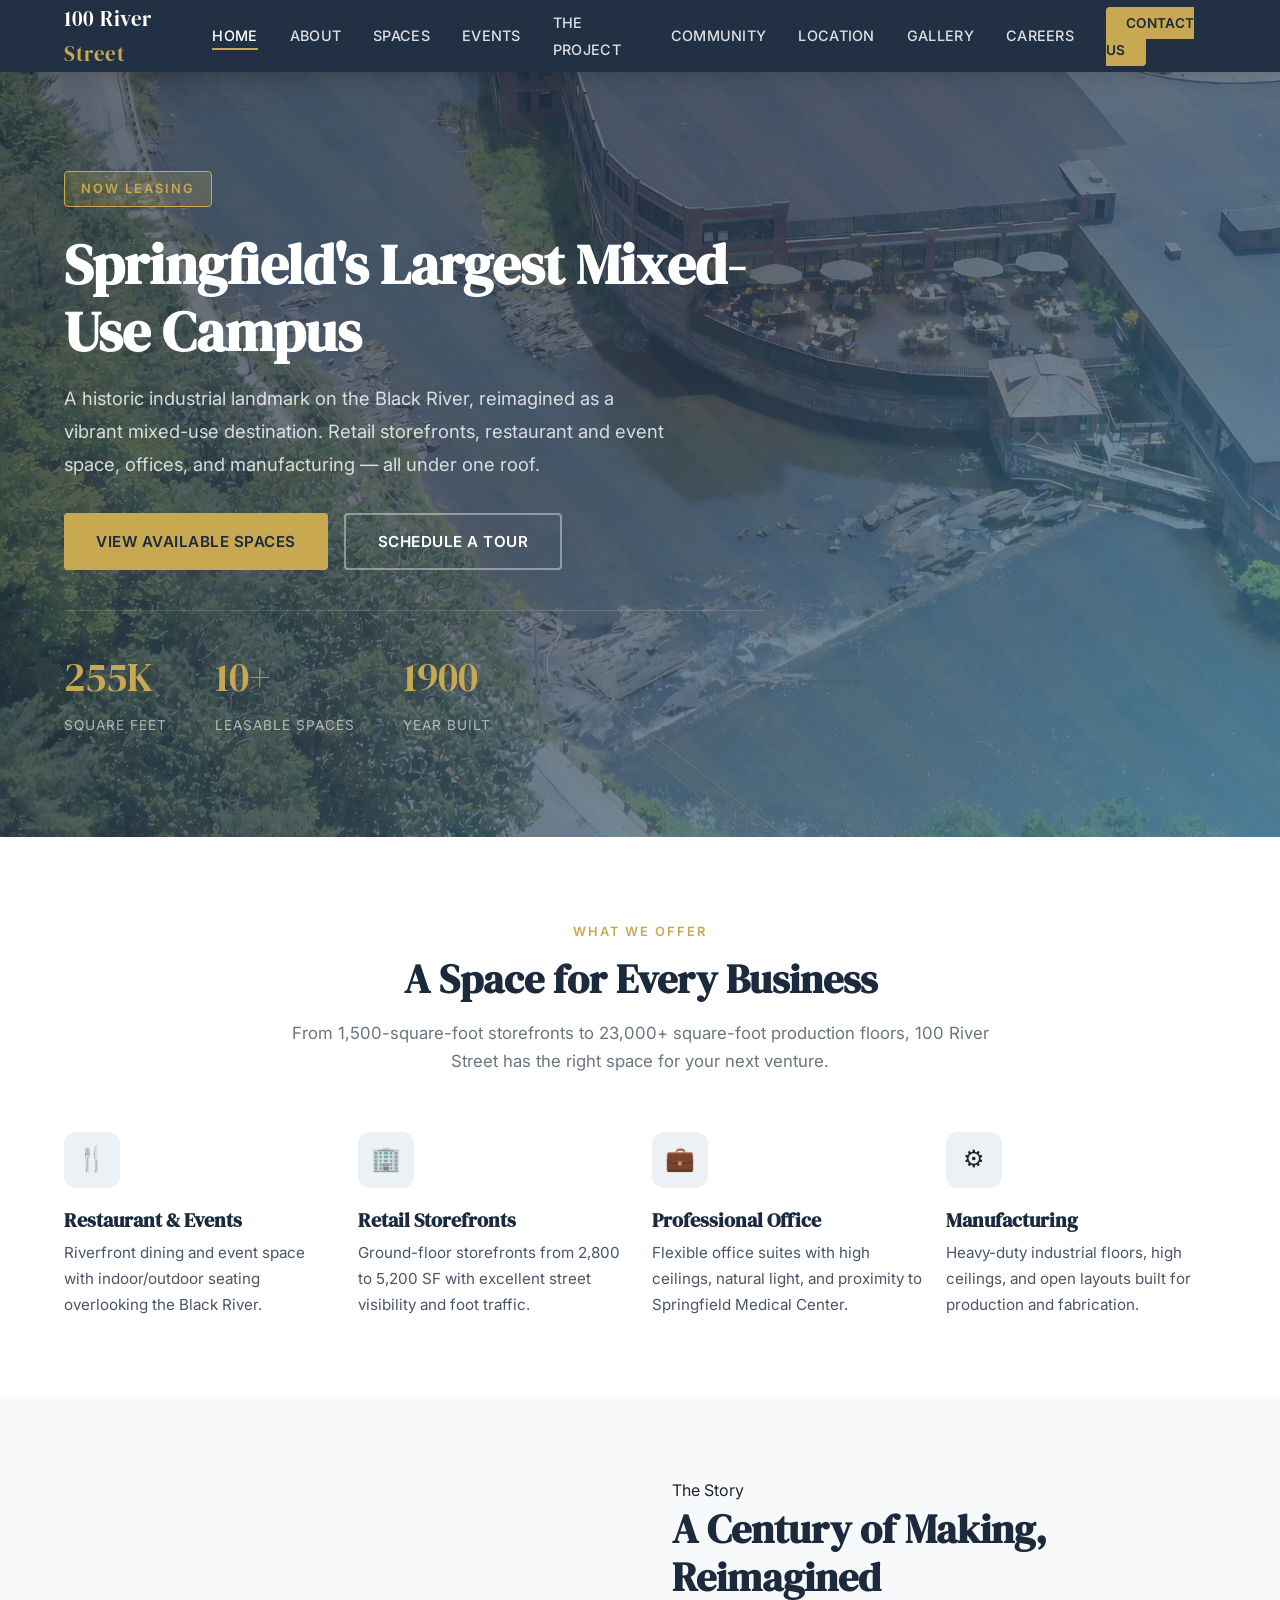
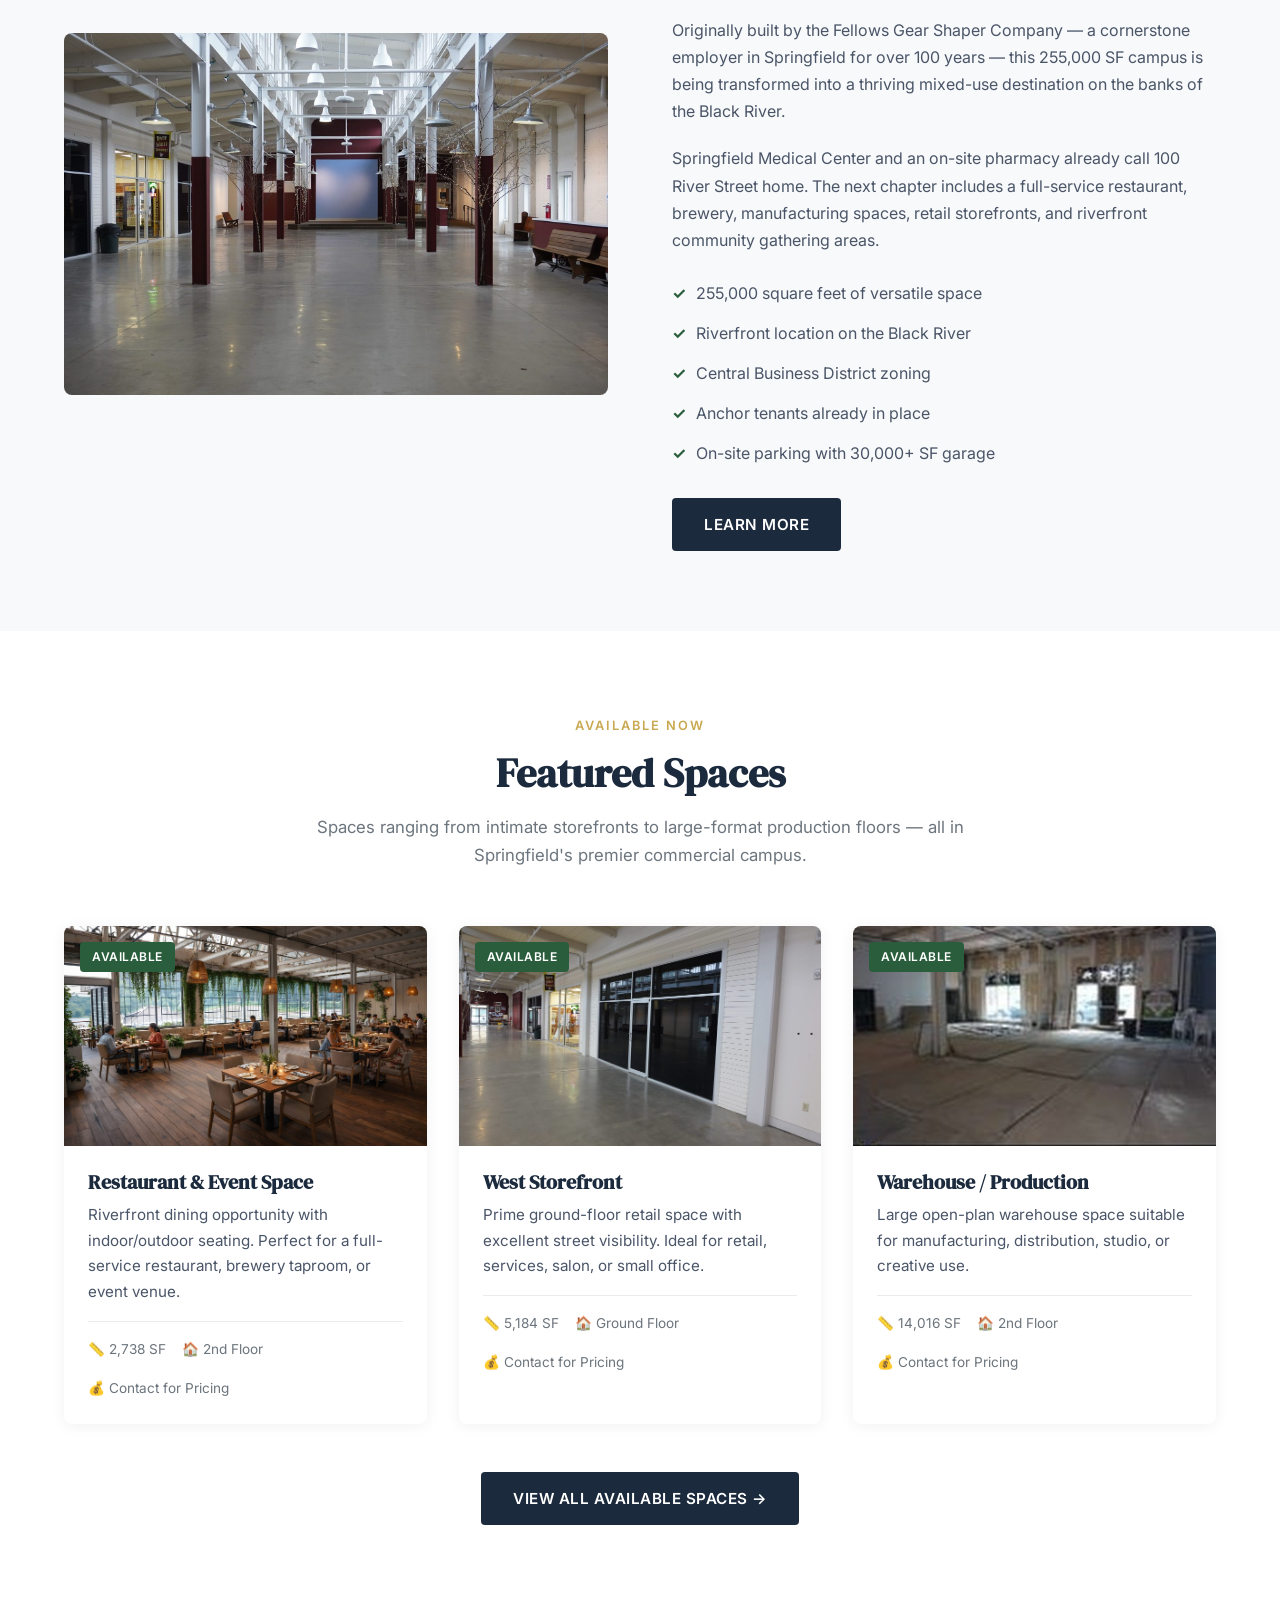
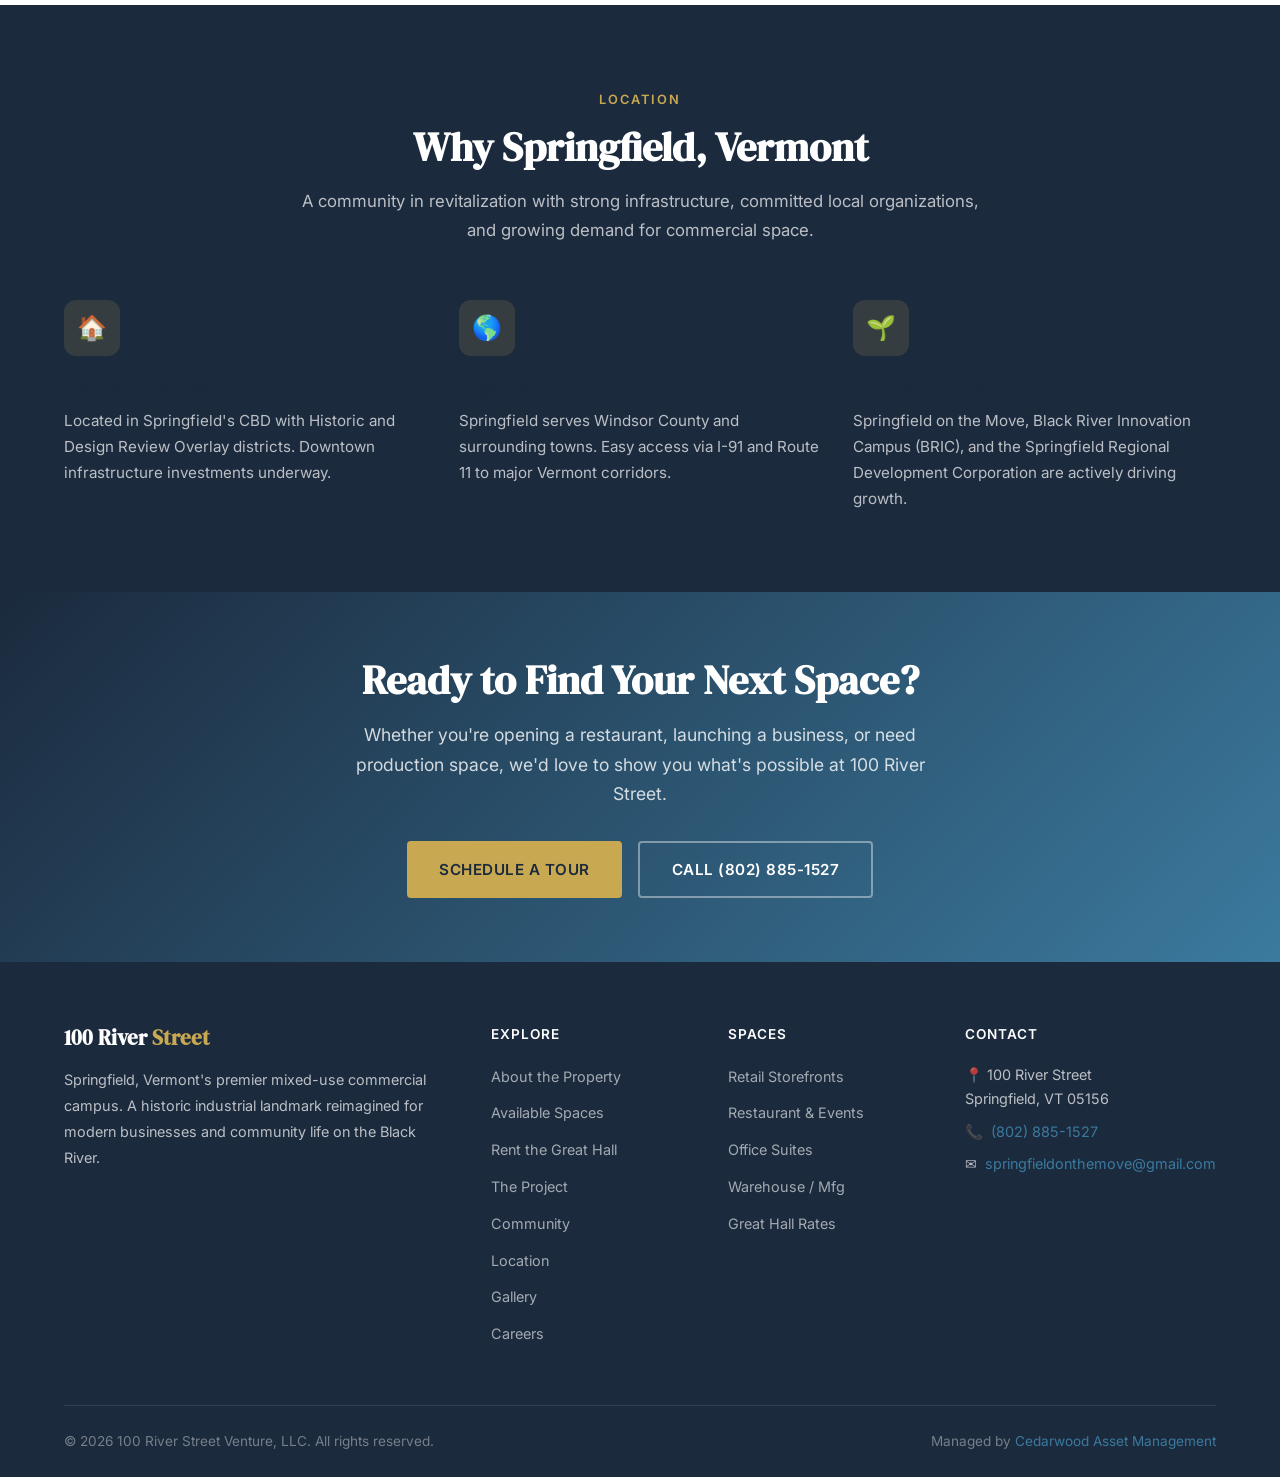
<file: index.html>
<!DOCTYPE html>
<html lang="en">
<head>
  <meta charset="UTF-8">
  <meta name="viewport" content="width=device-width, initial-scale=1.0">
  <title>100 River Street | Commercial Space for Lease in Springfield, VT</title>
  <meta name="description" content="100 River Street — Springfield Vermont's premier mixed-use commercial campus. 255,000 SF of retail, restaurant, office, and manufacturing space available for lease on the Black River.">
  <meta name="keywords" content="commercial space Springfield Vermont, 100 River Street Springfield, retail space Springfield Vermont, mixed use building Springfield VT, office space Springfield VT">

  <!-- Open Graph -->
  <meta property="og:title" content="100 River Street | Springfield, VT — Now Leasing">
  <meta property="og:description" content="Springfield Vermont's largest mixed-use redevelopment. Retail, restaurant, and office spaces available on the Black River.">
  <meta property="og:type" content="website">
  <meta property="og:url" content="https://100riverstreet.com">
  <meta property="og:image" content="https://100riverstreet.com/images/og-image.jpg">
  <meta property="og:locale" content="en_US">

  <!-- Twitter Card -->
  <meta name="twitter:card" content="summary_large_image">
  <meta name="twitter:title" content="100 River Street | Springfield, VT — Now Leasing">
  <meta name="twitter:description" content="Springfield Vermont's largest mixed-use redevelopment. Retail, restaurant, and office spaces available.">

  <!-- Canonical -->
  <link rel="canonical" href="https://100riverstreet.com/">

  <!-- Fonts -->
  <link rel="preconnect" href="https://fonts.googleapis.com">
  <link rel="preconnect" href="https://fonts.gstatic.com" crossorigin>
  <link href="https://fonts.googleapis.com/css2?family=DM+Serif+Display&family=Inter:wght@400;500;600;700&display=swap" rel="stylesheet">

  <!-- Styles -->
  <link rel="stylesheet" href="css/style.css">

  <!-- Schema.org Structured Data -->
  <script type="application/ld+json">
  {
    "@context": "https://schema.org",
    "@type": "LocalBusiness",
    "name": "100 River Street",
    "description": "Mixed-use commercial campus in Springfield, Vermont. Former Fellows Gear Shaper facility being transformed into retail, restaurant, office, and manufacturing space.",
    "address": {
      "@type": "PostalAddress",
      "streetAddress": "100 River Street",
      "addressLocality": "Springfield",
      "addressRegion": "VT",
      "postalCode": "05156",
      "addressCountry": "US"
    },
    "telephone": "+1-802-885-1527",
    "email": "springfieldonthemove@gmail.com",
    "url": "https://100riverstreet.com",
    "openingHours": "Mo-Fr 09:00-17:00",
    "geo": {
      "@type": "GeoCoordinates",
      "latitude": 43.2984,
      "longitude": -72.4823
    },
    "areaServed": {
      "@type": "City",
      "name": "Springfield",
      "containedInPlace": {
        "@type": "State",
        "name": "Vermont"
      }
    }
  }
  </script>
  <script type="application/ld+json">
  {
    "@context": "https://schema.org",
    "@type": "RealEstateListing",
    "name": "Commercial Spaces at 100 River Street",
    "description": "Multiple commercial spaces available for lease at 100 River Street, Springfield, VT. Storefronts from 1,575 SF to 23,000+ SF.",
    "url": "https://100riverstreet.com/spaces.html",
    "datePosted": "2026-06-25",
    "offers": {
      "@type": "Offer",
      "priceCurrency": "USD",
      "availability": "https://schema.org/InStock"
    }
  }
  </script>
</head>
<body>

  <!-- Navigation -->
  <nav class="site-nav" role="navigation" aria-label="Main navigation">
    <div class="nav-inner">
      <div class="nav-logo">
        <a href="index.html">100 River <span class="logo-accent">Street</span></a>
      </div>
      <button class="nav-toggle" aria-label="Toggle navigation">
        <span></span><span></span><span></span>
      </button>
      <ul class="nav-links">
        <li><a href="index.html" class="active">Home</a></li>
        <li><a href="about.html">About</a></li>
        <li><a href="spaces.html">Spaces</a></li>
        <li><a href="events.html">Events</a></li>
        <li><a href="project.html">The Project</a></li>
        <li><a href="community.html">Community</a></li>
            <li><a href="location.html">Location</a></li>
        <li><a href="gallery.html">Gallery</a></li>
        <li><a href="careers.html">Careers</a></li>
        <li><a href="contact.html" class="nav-cta">Contact Us</a></li>
      </ul>
    </div>
  </nav>

  <!-- Hero Section -->
  <section class="hero">
    <div class="hero-bg">
      <img src="images/hero-aerial.jpg" alt="Aerial view of 100 River Street on the Black River">
      <!-- PHOTO INSTRUCTION: Replace this div's background with a hero photo of the building exterior -->
      <!-- Recommended: wide-angle shot of the full building from across the Black River -->
    </div>
    <div class="hero-pattern"></div>
    <div class="container">
      <div class="hero-content">
        <span class="hero-badge">Now Leasing</span>
        <h1>Springfield's Largest Mixed-Use Campus</h1>
        <p>A historic industrial landmark on the Black River, reimagined as a vibrant mixed-use destination. Retail storefronts, restaurant and event space, offices, and manufacturing — all under one roof.</p>
        <div class="btn-group">
          <a href="spaces.html" class="btn btn-primary">View Available Spaces</a>
          <a href="contact.html" class="btn btn-outline">Schedule a Tour</a>
        </div>
        <div class="hero-stats">
          <div class="hero-stat">
            <span class="stat-number">255K</span>
            <span class="stat-label">Square Feet</span>
          </div>
          <div class="hero-stat">
            <span class="stat-number">10+</span>
            <span class="stat-label">Leasable Spaces</span>
          </div>
          <div class="hero-stat">
            <span class="stat-number">1900</span>
            <span class="stat-label">Year Built</span>
          </div>
        </div>
      </div>
    </div>
  </section>

  <!-- What We Offer -->
  <section class="section">
    <div class="container">
      <div class="section-header">
        <span class="section-label">What We Offer</span>
        <h2>A Space for Every Business</h2>
        <p>From 1,500-square-foot storefronts to 23,000+ square-foot production floors, 100 River Street has the right space for your next venture.</p>
      </div>
      <div class="grid-4 fade-in">
        <div class="feature">
          <div class="feature-icon">&#127860;</div>
          <h4>Restaurant &amp; Events</h4>
          <p>Riverfront dining and event space with indoor/outdoor seating overlooking the Black River.</p>
        </div>
        <div class="feature">
          <div class="feature-icon">&#127970;</div>
          <h4>Retail Storefronts</h4>
          <p>Ground-floor storefronts from 2,800 to 5,200 SF with excellent street visibility and foot traffic.</p>
        </div>
        <div class="feature">
          <div class="feature-icon">&#128188;</div>
          <h4>Professional Office</h4>
          <p>Flexible office suites with high ceilings, natural light, and proximity to Springfield Medical Center.</p>
        </div>
        <div class="feature">
          <div class="feature-icon">&#9881;</div>
          <h4>Manufacturing</h4>
          <p>Heavy-duty industrial floors, high ceilings, and open layouts built for production and fabrication.</p>
        </div>
      </div>
    </div>
  </section>

  <!-- About Split Section -->
  <section class="section section-alt">
    <div class="container">
      <div class="split fade-in">
        <div class="split-image">
          <!-- PHOTO INSTRUCTION: Insert photo of building interior — Great Hall or main production floor -->
          <img src="images/great-hall.jpg" alt="The Great Hall at 100 River Street" loading="lazy" style="width:100%;height:100%;object-fit:cover;display:block;">
        </div>
        <div class="split-content">
          <span class="section-label">The Story</span>
          <h2>A Century of Making, Reimagined</h2>
          <p>Originally built by the Fellows Gear Shaper Company — a cornerstone employer in Springfield for over 100 years — this 255,000 SF campus is being transformed into a thriving mixed-use destination on the banks of the Black River.</p>
          <p>Springfield Medical Center and an on-site pharmacy already call 100 River Street home. The next chapter includes a full-service restaurant, brewery, manufacturing spaces, retail storefronts, and riverfront community gathering areas.</p>
          <ul>
            <li>255,000 square feet of versatile space</li>
            <li>Riverfront location on the Black River</li>
            <li>Central Business District zoning</li>
            <li>Anchor tenants already in place</li>
            <li>On-site parking with 30,000+ SF garage</li>
          </ul>
          <a href="about.html" class="btn btn-dark">Learn More</a>
        </div>
      </div>
    </div>
  </section>

  <!-- Featured Spaces -->
  <section class="section">
    <div class="container">
      <div class="section-header">
        <span class="section-label">Available Now</span>
        <h2>Featured Spaces</h2>
        <p>Spaces ranging from intimate storefronts to large-format production floors — all in Springfield's premier commercial campus.</p>
      </div>
      <div class="grid-3 fade-in">

        <div class="card">
          <div class="card-image">
            <span class="card-badge">Available</span>
            <img src="images/render-restaurant.jpg" alt="Riverfront restaurant space — concept rendering" loading="lazy" style="width:100%;height:100%;object-fit:cover;display:block;">
          </div>
          <div class="card-body">
            <h3>Restaurant &amp; Event Space</h3>
            <p>Riverfront dining opportunity with indoor/outdoor seating. Perfect for a full-service restaurant, brewery taproom, or event venue.</p>
            <div class="card-meta">
              <span>&#128207; 2,738 SF</span>
              <span>&#127968; 2nd Floor</span>
              <span>&#128176; Contact for Pricing</span>
            </div>
          </div>
        </div>

        <div class="card">
          <div class="card-image">
            <span class="card-badge">Available</span>
            <img src="images/great-hall-storefronts.jpg" alt="Storefronts along the Great Hall" loading="lazy" style="width:100%;height:100%;object-fit:cover;display:block;">
          </div>
          <div class="card-body">
            <h3>West Storefront</h3>
            <p>Prime ground-floor retail space with excellent street visibility. Ideal for retail, services, salon, or small office.</p>
            <div class="card-meta">
              <span>&#128207; 5,184 SF</span>
              <span>&#127968; Ground Floor</span>
              <span>&#128176; Contact for Pricing</span>
            </div>
          </div>
        </div>

        <div class="card">
          <div class="card-image">
            <span class="card-badge">Available</span>
            <img src="images/warehouse-floor-2.jpg" alt="Warehouse and production floor space" loading="lazy" style="width:100%;height:100%;object-fit:cover;display:block;">
          </div>
          <div class="card-body">
            <h3>Warehouse / Production</h3>
            <p>Large open-plan warehouse space suitable for manufacturing, distribution, studio, or creative use.</p>
            <div class="card-meta">
              <span>&#128207; 14,016 SF</span>
              <span>&#127968; 2nd Floor</span>
              <span>&#128176; Contact for Pricing</span>
            </div>
          </div>
        </div>

      </div>
      <div class="text-center mt-3">
        <a href="spaces.html" class="btn btn-dark">View All Available Spaces &rarr;</a>
      </div>
    </div>
  </section>

  <!-- Location Highlights -->
  <section class="section section-dark">
    <div class="container">
      <div class="section-header">
        <span class="section-label">Location</span>
        <h2>Why Springfield, Vermont</h2>
        <p style="color:rgba(255,255,255,0.7);">A community in revitalization with strong infrastructure, committed local organizations, and growing demand for commercial space.</p>
      </div>
      <div class="grid-3 fade-in">
        <div class="feature">
          <div class="feature-icon" style="background:rgba(200,169,81,0.15);">&#127968;</div>
          <h4>Central Business District</h4>
          <p style="color:rgba(255,255,255,0.7);">Located in Springfield's CBD with Historic and Design Review Overlay districts. Downtown infrastructure investments underway.</p>
        </div>
        <div class="feature">
          <div class="feature-icon" style="background:rgba(200,169,81,0.15);">&#127758;</div>
          <h4>Regional Hub</h4>
          <p style="color:rgba(255,255,255,0.7);">Springfield serves Windsor County and surrounding towns. Easy access via I-91 and Route 11 to major Vermont corridors.</p>
        </div>
        <div class="feature">
          <div class="feature-icon" style="background:rgba(200,169,81,0.15);">&#127793;</div>
          <h4>Community Partners</h4>
          <p style="color:rgba(255,255,255,0.7);">Springfield on the Move, Black River Innovation Campus (BRIC), and the Springfield Regional Development Corporation are actively driving growth.</p>
        </div>
      </div>
    </div>
  </section>

  <!-- CTA Banner -->
  <section class="cta-banner">
    <div class="container">
      <h2>Ready to Find Your Next Space?</h2>
      <p>Whether you're opening a restaurant, launching a business, or need production space, we'd love to show you what's possible at 100 River Street.</p>
      <div class="btn-group" style="justify-content:center;">
        <a href="contact.html" class="btn btn-primary">Schedule a Tour</a>
        <a href="tel:+18028851527" class="btn btn-outline">Call (802) 885-1527</a>
      </div>
    </div>
  </section>

  <!-- Footer -->
  <footer class="site-footer">
    <div class="container">
      <div class="footer-grid">
        <div class="footer-brand">
          <h3>100 River <span class="text-gold">Street</span></h3>
          <p>Springfield, Vermont's premier mixed-use commercial campus. A historic industrial landmark reimagined for modern businesses and community life on the Black River.</p>
        </div>
        <div>
          <h4>Explore</h4>
          <ul class="footer-links">
            <li><a href="about.html">About the Property</a></li>
            <li><a href="spaces.html">Available Spaces</a></li>
            <li><a href="events.html">Rent the Great Hall</a></li>
            <li><a href="project.html">The Project</a></li>
            <li><a href="community.html">Community</a></li>
            <li><a href="location.html">Location</a></li>
            <li><a href="gallery.html">Gallery</a></li>
            <li><a href="careers.html">Careers</a></li>
          </ul>
        </div>
        <div>
          <h4>Spaces</h4>
          <ul class="footer-links">
            <li><a href="spaces.html#retail">Retail Storefronts</a></li>
            <li><a href="spaces.html#restaurant">Restaurant &amp; Events</a></li>
            <li><a href="spaces.html#office">Office Suites</a></li>
            <li><a href="spaces.html#warehouse">Warehouse / Mfg</a></li>
            <li><a href="events.html#rates">Great Hall Rates</a></li>
          </ul>
        </div>
        <div class="footer-contact">
          <h4>Contact</h4>
          <p>&#128205; 100 River Street<br>Springfield, VT 05156</p>
          <p>&#128222; <a href="tel:+18028851527">(802) 885-1527</a></p>
          <p>&#9993; <a href="mailto:springfieldonthemove@gmail.com">springfieldonthemove@gmail.com</a></p>
        </div>
      </div>
      <div class="footer-bottom">
        <span>&copy; 2026 100 River Street Venture, LLC. All rights reserved.</span>
        <span>Managed by <a href="https://cedarwam.com" target="_blank" rel="noopener">Cedarwood Asset Management</a></span>
      </div>
    </div>
  </footer>

  <script src="js/main.js"></script>
</body>
</html>
</file>
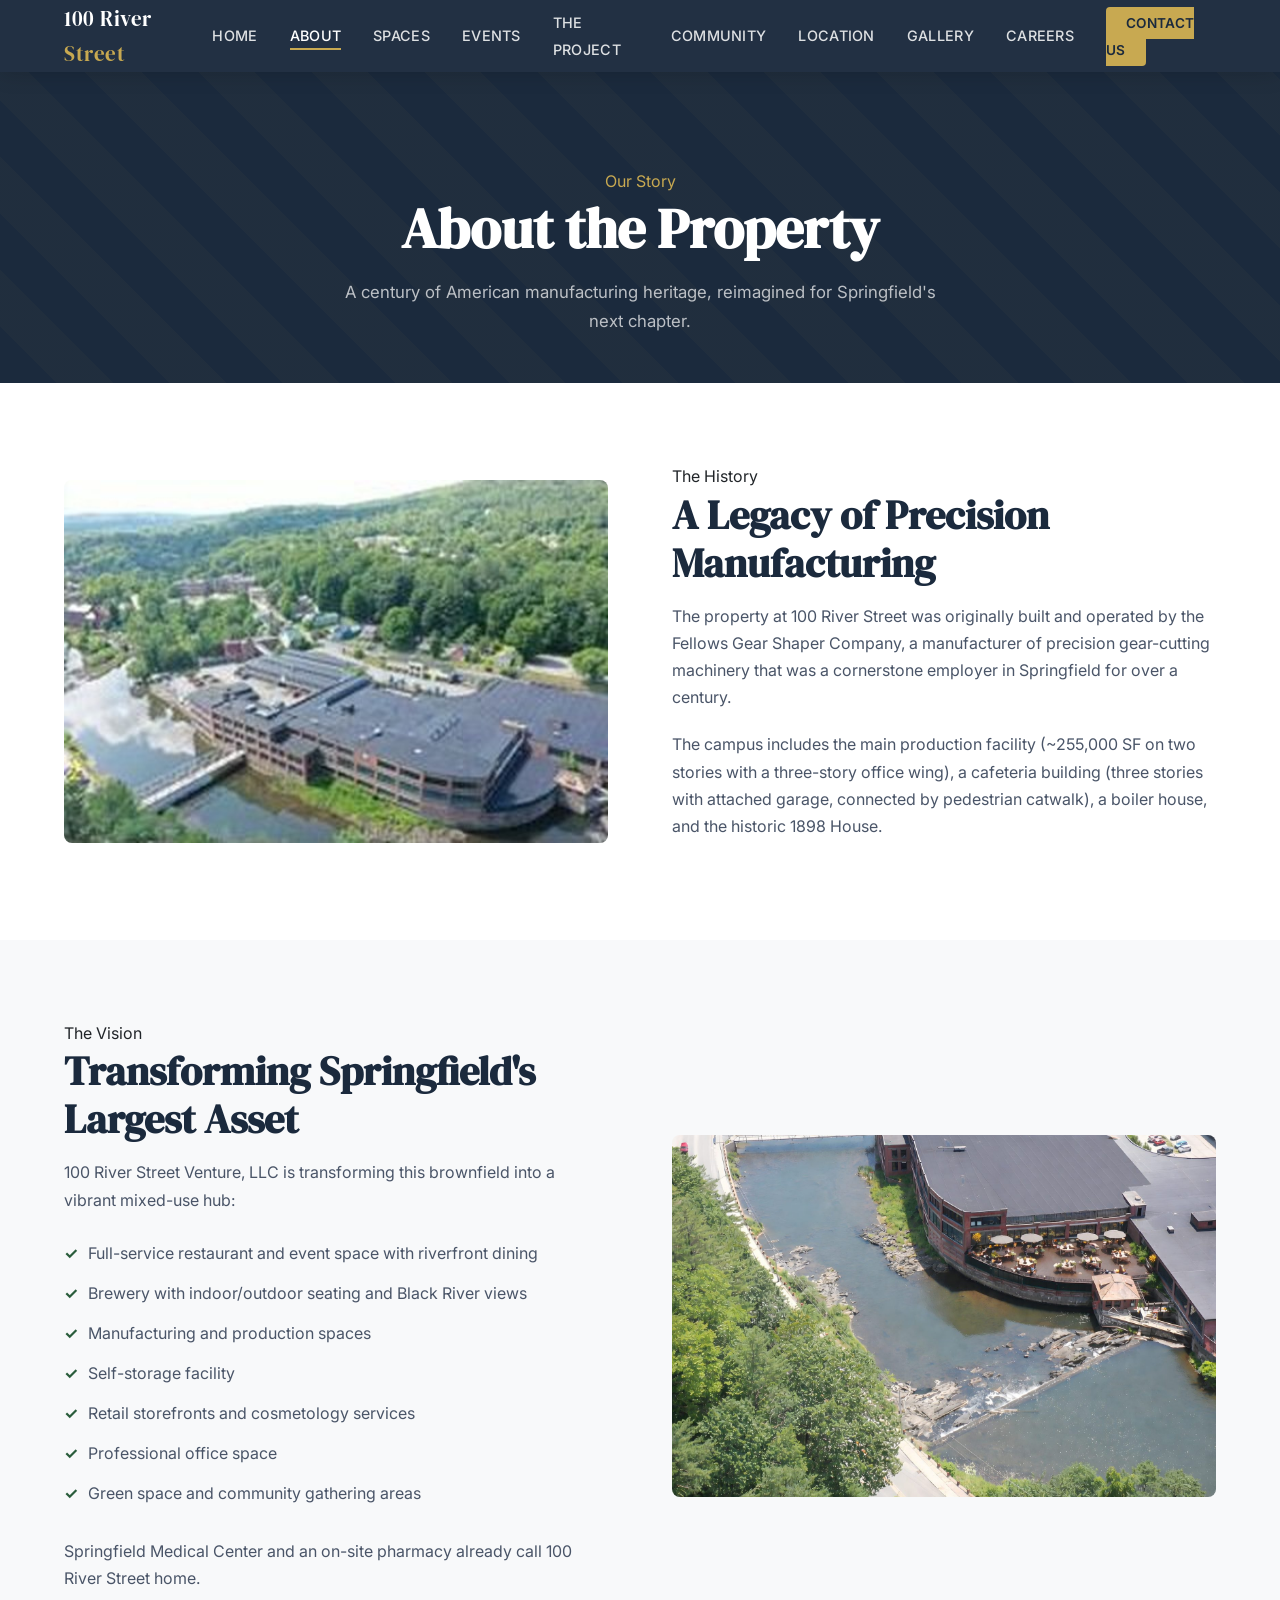
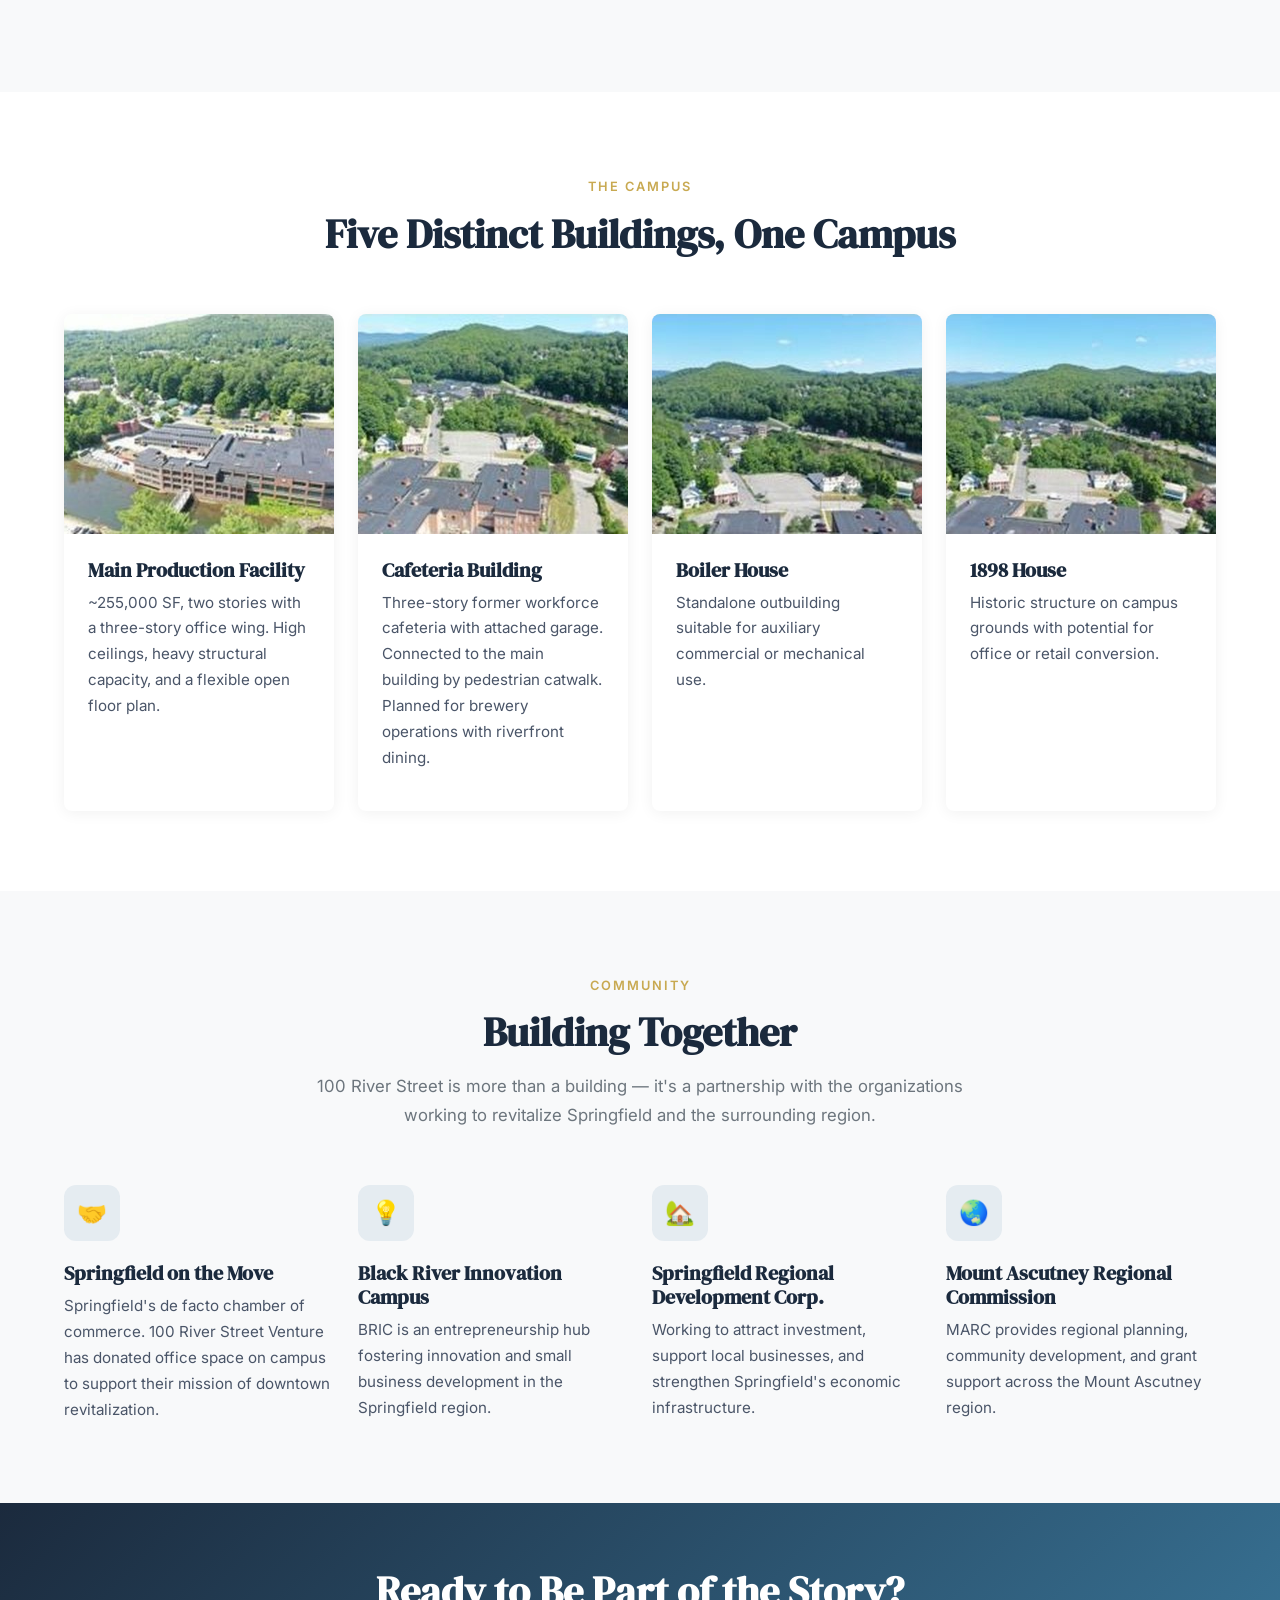
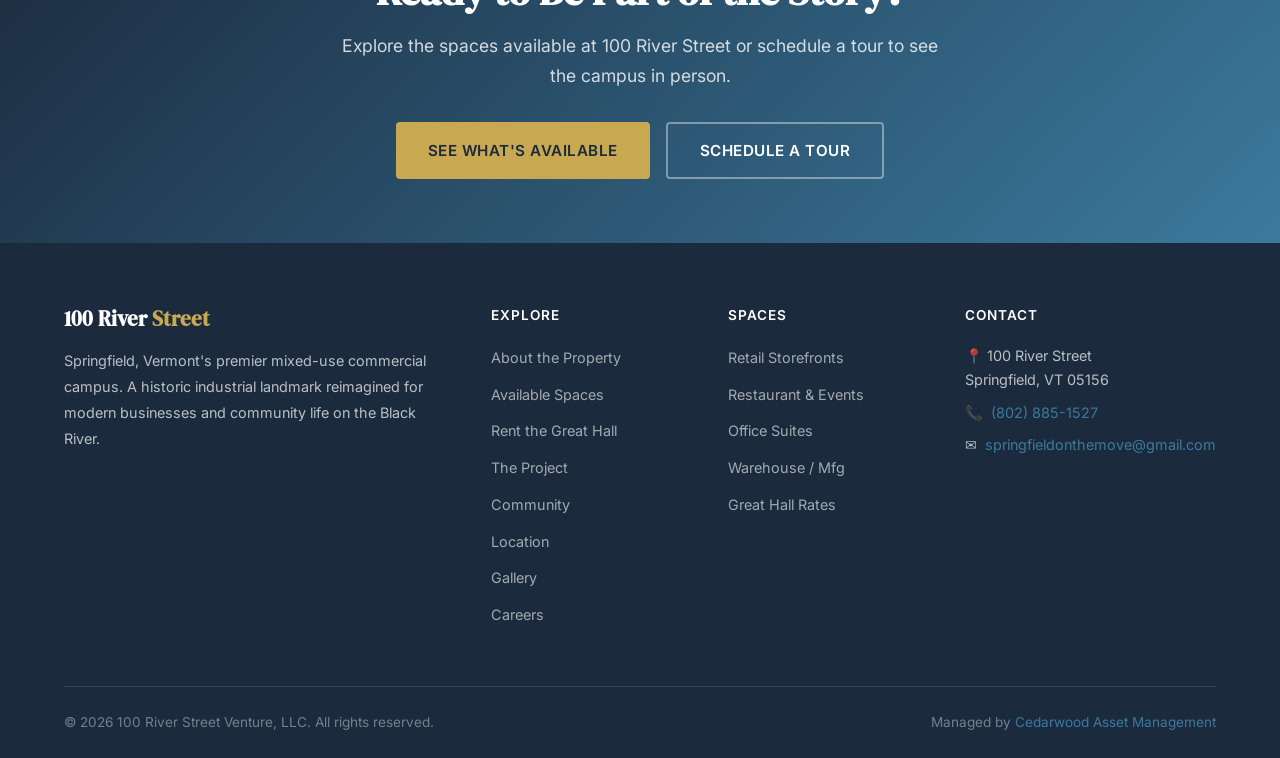
<file: about.html>
<!DOCTYPE html>
<html lang="en">
<head>
  <meta charset="UTF-8">
  <meta name="viewport" content="width=device-width, initial-scale=1.0">
  <title>About the Property | 100 River Street — Springfield, VT</title>
  <meta name="description" content="Learn about 100 River Street in Springfield, Vermont — a historic Fellows Gear Shaper campus being transformed into a vibrant mixed-use destination with restaurant, brewery, retail, and office spaces.">
  <meta name="keywords" content="100 River Street history, Fellows Gear Shaper, Springfield VT commercial property, mixed-use campus Springfield Vermont, Black River development">

  <!-- Open Graph -->
  <meta property="og:title" content="About the Property | 100 River Street — Springfield, VT">
  <meta property="og:description" content="A century of American manufacturing heritage, reimagined for Springfield's next chapter. Learn about the 100 River Street campus.">
  <meta property="og:type" content="website">
  <meta property="og:url" content="https://100riverstreet.com/about.html">
  <meta property="og:image" content="https://100riverstreet.com/images/og-image.jpg">
  <meta property="og:locale" content="en_US">

  <!-- Canonical -->
  <link rel="canonical" href="https://100riverstreet.com/about.html">

  <!-- Fonts -->
  <link rel="preconnect" href="https://fonts.googleapis.com">
  <link rel="preconnect" href="https://fonts.gstatic.com" crossorigin>
  <link href="https://fonts.googleapis.com/css2?family=DM+Serif+Display&family=Inter:wght@400;500;600;700&display=swap" rel="stylesheet">

  <!-- Styles -->
  <link rel="stylesheet" href="css/style.css">
</head>
<body>

  <!-- Navigation -->
  <nav class="site-nav" role="navigation" aria-label="Main navigation">
    <div class="nav-inner">
      <div class="nav-logo">
        <a href="index.html">100 River <span class="logo-accent">Street</span></a>
      </div>
      <button class="nav-toggle" aria-label="Toggle navigation">
        <span></span><span></span><span></span>
      </button>
      <ul class="nav-links">
        <li><a href="index.html">Home</a></li>
        <li><a href="about.html" class="active">About</a></li>
        <li><a href="spaces.html">Spaces</a></li>
        <li><a href="events.html">Events</a></li>
        <li><a href="project.html">The Project</a></li>
        <li><a href="community.html">Community</a></li>
            <li><a href="location.html">Location</a></li>
        <li><a href="gallery.html">Gallery</a></li>
        <li><a href="careers.html">Careers</a></li>
        <li><a href="contact.html" class="nav-cta">Contact Us</a></li>
      </ul>
    </div>
  </nav>

  <!-- Page Header -->
  <section class="page-header">
    <div class="container">
      <span class="section-label">Our Story</span>
      <h1>About the Property</h1>
      <p>A century of American manufacturing heritage, reimagined for Springfield's next chapter.</p>
    </div>
  </section>

  <!-- Section 1: The History -->
  <section class="section">
    <div class="container">
      <div class="split fade-in">
        <div class="split-image">
          <img src="images/exterior-aerial-river.jpg" alt="The historic Fellows Gear Shaper building on the Black River" loading="lazy" style="width:100%;height:100%;object-fit:cover;display:block;">
        </div>
        <div class="split-content">
          <span class="section-label">The History</span>
          <h2>A Legacy of Precision Manufacturing</h2>
          <p>The property at 100 River Street was originally built and operated by the Fellows Gear Shaper Company, a manufacturer of precision gear-cutting machinery that was a cornerstone employer in Springfield for over a century.</p>
          <p>The campus includes the main production facility (~255,000 SF on two stories with a three-story office wing), a cafeteria building (three stories with attached garage, connected by pedestrian catwalk), a boiler house, and the historic 1898 House.</p>
        </div>
      </div>
    </div>
  </section>

  <!-- Section 2: The Vision -->
  <section class="section section-alt">
    <div class="container">
      <div class="split split-reverse fade-in">
        <div class="split-content">
          <span class="section-label">The Vision</span>
          <h2>Transforming Springfield's Largest Asset</h2>
          <p>100 River Street Venture, LLC is transforming this brownfield into a vibrant mixed-use hub:</p>
          <ul>
            <li>Full-service restaurant and event space with riverfront dining</li>
            <li>Brewery with indoor/outdoor seating and Black River views</li>
            <li>Manufacturing and production spaces</li>
            <li>Self-storage facility</li>
            <li>Retail storefronts and cosmetology services</li>
            <li>Professional office space</li>
            <li>Green space and community gathering areas</li>
          </ul>
          <p>Springfield Medical Center and an on-site pharmacy already call 100 River Street home.</p>
        </div>
        <div class="split-image">
          <img src="images/hero-aerial.jpg" alt="Aerial view of the 100 River Street campus on the Black River — concept rendering" loading="lazy" style="width:100%;height:100%;object-fit:cover;display:block;">
        </div>
      </div>
    </div>
  </section>

  <!-- Section 3: The Buildings -->
  <section class="section">
    <div class="container">
      <div class="section-header">
        <span class="section-label">The Campus</span>
        <h2>Five Distinct Buildings, One Campus</h2>
      </div>
      <div class="grid-4 fade-in">
        <div class="card">
          <div class="card-image">
            <img src="images/exterior-aerial-plant.jpg" alt="Aerial view of the main production facility" loading="lazy" style="width:100%;height:100%;object-fit:cover;display:block;">
          </div>
          <div class="card-body">
            <h3>Main Production Facility</h3>
            <p>~255,000 SF, two stories with a three-story office wing. High ceilings, heavy structural capacity, and a flexible open floor plan.</p>
          </div>
        </div>

        <div class="card">
          <div class="card-image">
            <img src="images/campus-aerial-2.jpg" alt="Aerial view of the campus including the cafeteria building" loading="lazy" style="width:100%;height:100%;object-fit:cover;display:block;">
          </div>
          <div class="card-body">
            <h3>Cafeteria Building</h3>
            <p>Three-story former workforce cafeteria with attached garage. Connected to the main building by pedestrian catwalk. Planned for brewery operations with riverfront dining.</p>
          </div>
        </div>

        <div class="card">
          <div class="card-image">
            <img src="images/campus-aerial-1.jpg" alt="Aerial view of the campus including the boiler house" loading="lazy" style="width:100%;height:100%;object-fit:cover;display:block;">
          </div>
          <div class="card-body">
            <h3>Boiler House</h3>
            <p>Standalone outbuilding suitable for auxiliary commercial or mechanical use.</p>
          </div>
        </div>

        <div class="card">
          <div class="card-image">
            <img src="images/campus-houses.jpg" alt="Aerial view of the campus edge including the 1898 House" loading="lazy" style="width:100%;height:100%;object-fit:cover;display:block;">
          </div>
          <div class="card-body">
            <h3>1898 House</h3>
            <p>Historic structure on campus grounds with potential for office or retail conversion.</p>
          </div>
        </div>
      </div>
    </div>
  </section>

  <!-- Section 4: Community Partners -->
  <section class="section section-alt">
    <div class="container">
      <div class="section-header fade-in">
        <span class="section-label">Community</span>
        <h2>Building Together</h2>
        <p>100 River Street is more than a building — it's a partnership with the organizations working to revitalize Springfield and the surrounding region.</p>
      </div>
      <div class="grid-4 fade-in">
        <div class="feature">
          <div class="feature-icon">&#129309;</div>
          <h4>Springfield on the Move</h4>
          <p>Springfield's de facto chamber of commerce. 100 River Street Venture has donated office space on campus to support their mission of downtown revitalization.</p>
        </div>
        <div class="feature">
          <div class="feature-icon">&#128161;</div>
          <h4>Black River Innovation Campus</h4>
          <p>BRIC is an entrepreneurship hub fostering innovation and small business development in the Springfield region.</p>
        </div>
        <div class="feature">
          <div class="feature-icon">&#127969;</div>
          <h4>Springfield Regional Development Corp.</h4>
          <p>Working to attract investment, support local businesses, and strengthen Springfield's economic infrastructure.</p>
        </div>
        <div class="feature">
          <div class="feature-icon">&#127759;</div>
          <h4>Mount Ascutney Regional Commission</h4>
          <p>MARC provides regional planning, community development, and grant support across the Mount Ascutney region.</p>
        </div>
      </div>
    </div>
  </section>

  <!-- CTA Banner -->
  <section class="cta-banner">
    <div class="container">
      <h2>Ready to Be Part of the Story?</h2>
      <p>Explore the spaces available at 100 River Street or schedule a tour to see the campus in person.</p>
      <div class="btn-group" style="justify-content:center;">
        <a href="spaces.html" class="btn btn-primary">See What's Available</a>
        <a href="contact.html" class="btn btn-outline">Schedule a Tour</a>
      </div>
    </div>
  </section>

  <!-- Footer -->
  <footer class="site-footer">
    <div class="container">
      <div class="footer-grid">
        <div class="footer-brand">
          <h3>100 River <span class="text-gold">Street</span></h3>
          <p>Springfield, Vermont's premier mixed-use commercial campus. A historic industrial landmark reimagined for modern businesses and community life on the Black River.</p>
        </div>
        <div>
          <h4>Explore</h4>
          <ul class="footer-links">
            <li><a href="about.html">About the Property</a></li>
            <li><a href="spaces.html">Available Spaces</a></li>
            <li><a href="events.html">Rent the Great Hall</a></li>
            <li><a href="project.html">The Project</a></li>
            <li><a href="community.html">Community</a></li>
            <li><a href="location.html">Location</a></li>
            <li><a href="gallery.html">Gallery</a></li>
            <li><a href="careers.html">Careers</a></li>
          </ul>
        </div>
        <div>
          <h4>Spaces</h4>
          <ul class="footer-links">
            <li><a href="spaces.html#retail">Retail Storefronts</a></li>
            <li><a href="spaces.html#restaurant">Restaurant &amp; Events</a></li>
            <li><a href="spaces.html#office">Office Suites</a></li>
            <li><a href="spaces.html#warehouse">Warehouse / Mfg</a></li>
            <li><a href="events.html#rates">Great Hall Rates</a></li>
          </ul>
        </div>
        <div class="footer-contact">
          <h4>Contact</h4>
          <p>&#128205; 100 River Street<br>Springfield, VT 05156</p>
          <p>&#128222; <a href="tel:+18028851527">(802) 885-1527</a></p>
          <p>&#9993; <a href="mailto:springfieldonthemove@gmail.com">springfieldonthemove@gmail.com</a></p>
        </div>
      </div>
      <div class="footer-bottom">
        <span>&copy; 2026 100 River Street Venture, LLC. All rights reserved.</span>
        <span>Managed by <a href="https://cedarwam.com" target="_blank" rel="noopener">Cedarwood Asset Management</a></span>
      </div>
    </div>
  </footer>

  <script src="js/main.js"></script>
</body>
</html>
</file>
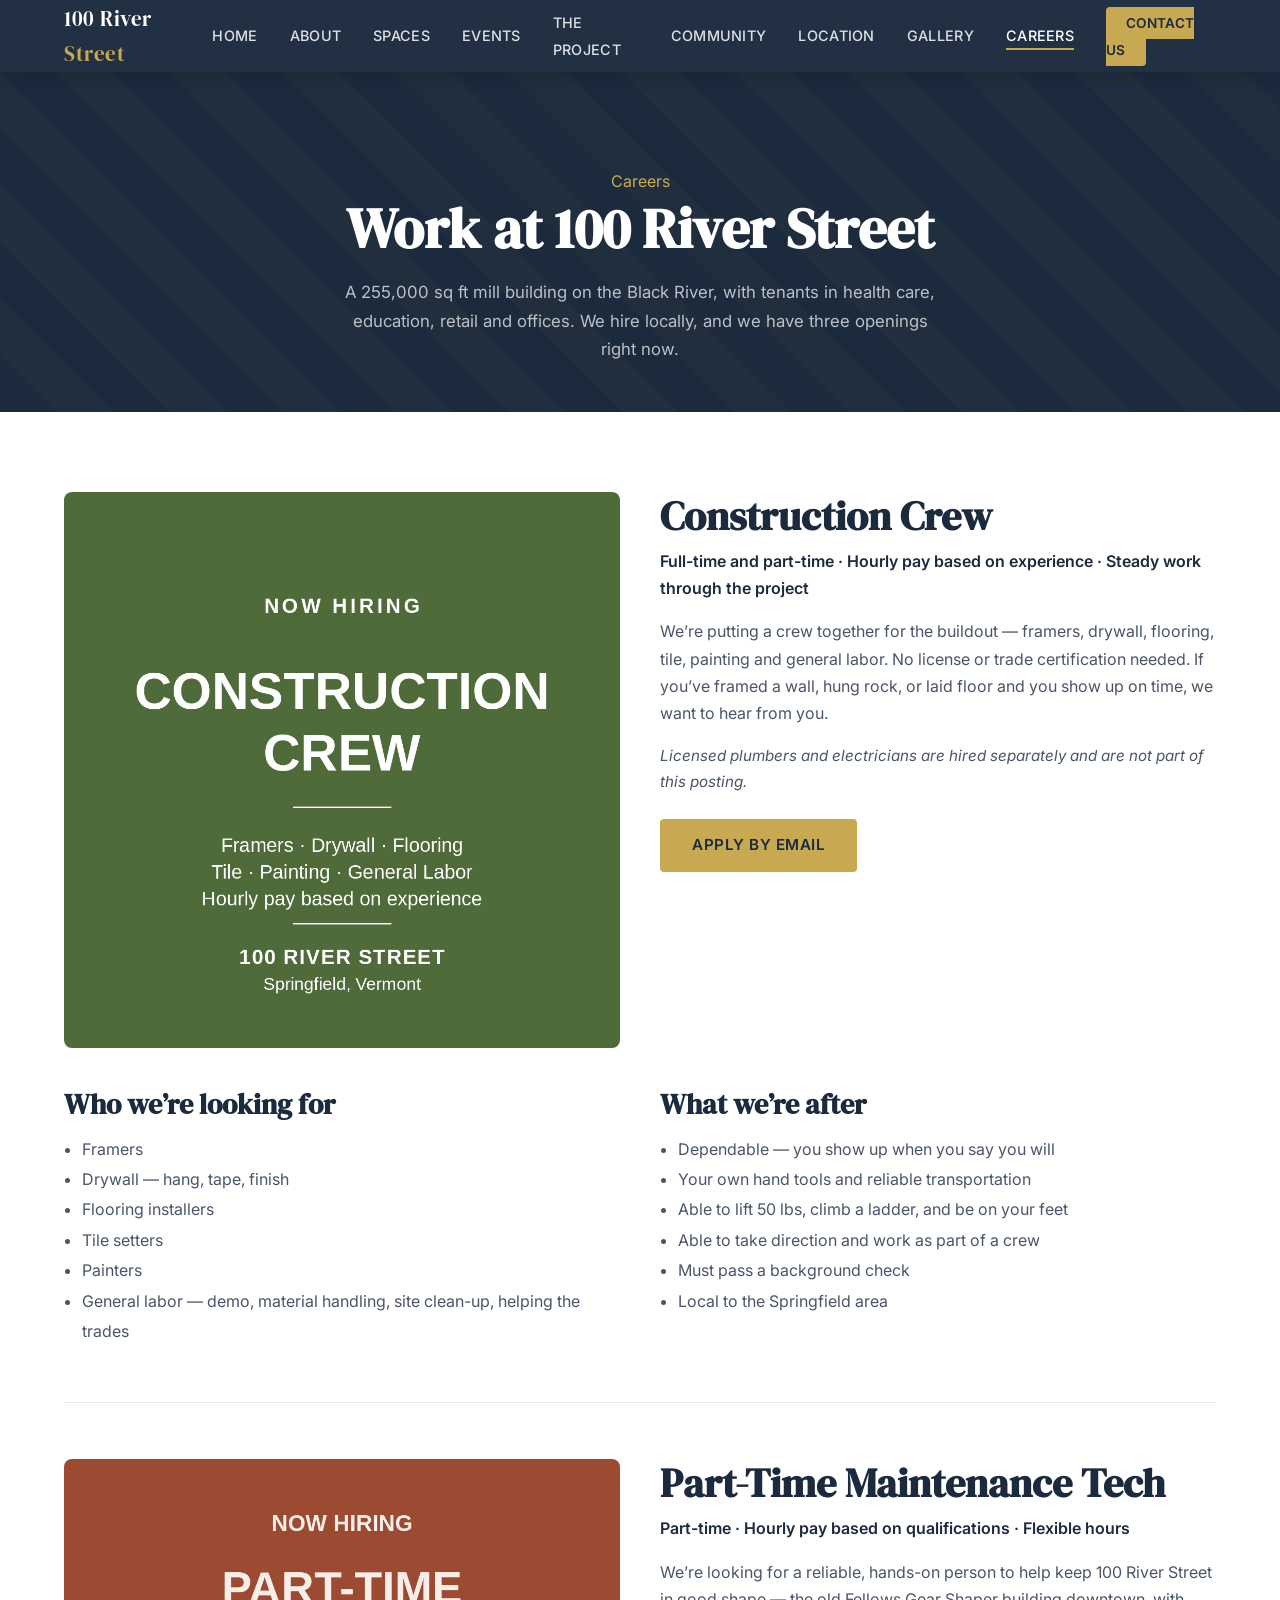
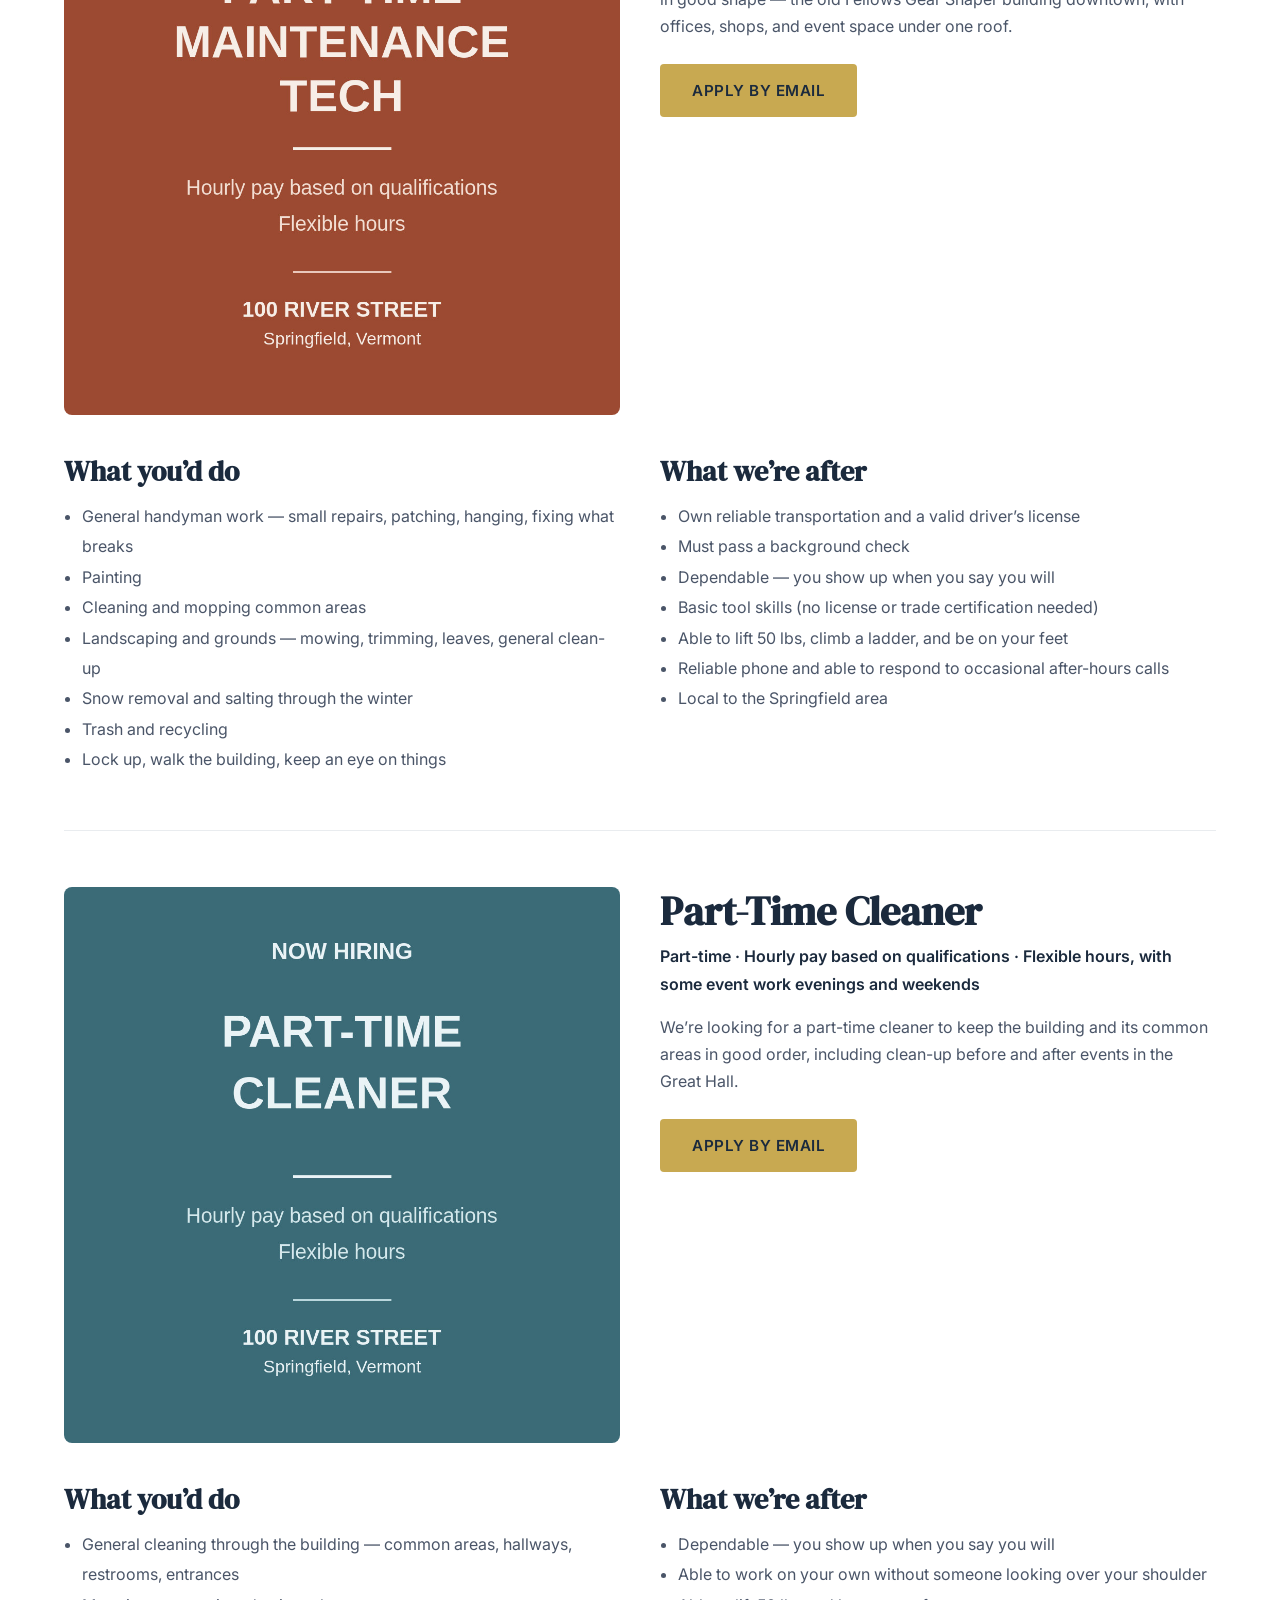
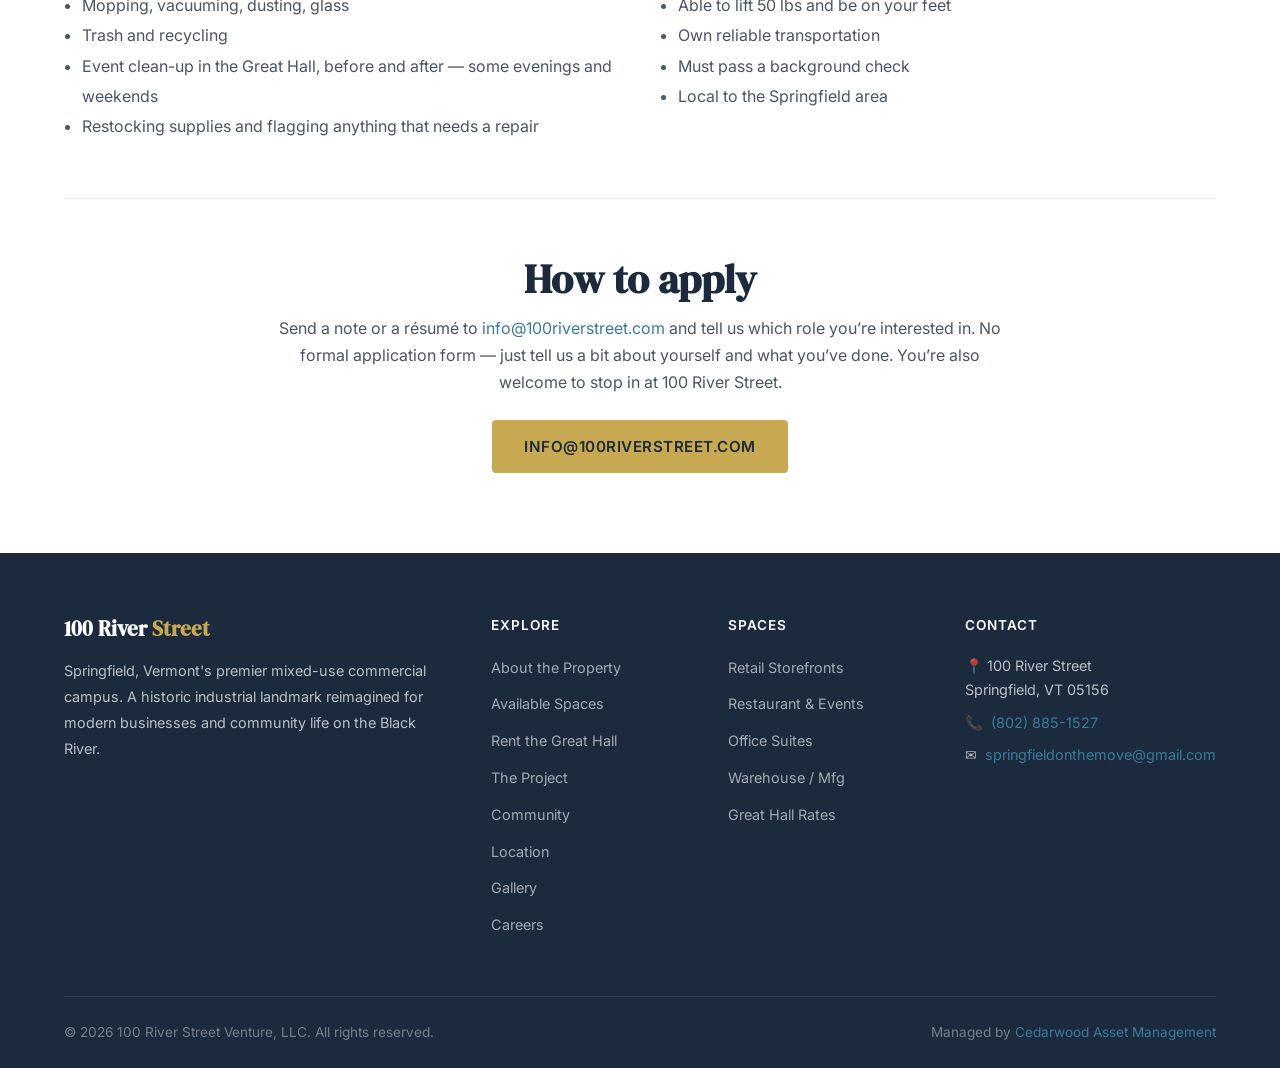
<file: careers.html>
<!DOCTYPE html>
<html lang="en">
<head>
  <meta charset="UTF-8">
  <meta name="viewport" content="width=device-width, initial-scale=1.0">
  <title>Careers | 100 River Street &mdash; Springfield, VT</title>
  <meta name="description" content="Job openings at 100 River Street in Springfield, Vermont. Construction crew, part-time maintenance tech and part-time cleaner. Flexible hours, hourly pay based on qualifications.">
  <meta name="keywords" content="Springfield VT jobs, Vermont jobs, construction jobs Springfield Vermont, framer drywall flooring tile jobs Vermont, maintenance jobs Springfield Vermont, cleaning jobs Windsor County, part time jobs Springfield VT">

  <!-- Open Graph -->
  <meta property="og:title" content="Careers | 100 River Street &mdash; Springfield, VT">
  <meta property="og:description" content="We're hiring a construction crew, a part-time maintenance tech and a part-time cleaner at 100 River Street in Springfield, Vermont.">
  <meta property="og:type" content="website">
  <meta property="og:url" content="https://100riverstreet.com/careers.html">
  <meta property="og:image" content="https://100riverstreet.com/images/careers-maintenance.jpg">
  <meta property="og:locale" content="en_US">

  <!-- Canonical -->
  <link rel="canonical" href="https://100riverstreet.com/careers.html">

  <!-- Fonts -->
  <link rel="preconnect" href="https://fonts.googleapis.com">
  <link rel="preconnect" href="https://fonts.gstatic.com" crossorigin>
  <link href="https://fonts.googleapis.com/css2?family=DM+Serif+Display&family=Inter:wght@400;500;600;700&display=swap" rel="stylesheet">

  <!-- Styles -->
  <link rel="stylesheet" href="css/style.css">
</head>
<body>

  <!-- Navigation -->
  <nav class="site-nav" role="navigation" aria-label="Main navigation">
    <div class="nav-inner">
      <div class="nav-logo">
        <a href="index.html">100 River <span class="logo-accent">Street</span></a>
      </div>
      <button class="nav-toggle" aria-label="Toggle navigation">
        <span></span><span></span><span></span>
      </button>
      <ul class="nav-links">
        <li><a href="index.html">Home</a></li>
        <li><a href="about.html">About</a></li>
        <li><a href="spaces.html">Spaces</a></li>
        <li><a href="events.html">Events</a></li>
        <li><a href="project.html">The Project</a></li>
        <li><a href="community.html">Community</a></li>
            <li><a href="location.html">Location</a></li>
        <li><a href="gallery.html">Gallery</a></li>
        <li><a href="careers.html" class="active">Careers</a></li>
        <li><a href="contact.html" class="nav-cta">Contact Us</a></li>
      </ul>
    </div>
  </nav>

  <!-- Page Header -->
  <section class="page-header">
    <div class="container">
      <span class="section-label">Careers</span>
      <h1>Work at 100 River Street</h1>
      <p>A 255,000 sq ft mill building on the Black River, with tenants in health care, education, retail and offices. We hire locally, and we have three openings right now.</p>
    </div>
  </section>

  <!-- Openings -->
  <section class="section">
    <div class="container">

      <article id="construction" class="fade-in" style="margin-bottom:3.5rem;padding-bottom:3.5rem;border-bottom:1px solid var(--light-gray);">
        <div class="grid-2" style="align-items:start;gap:2.5rem;">
          <div>
            <img src="images/careers-construction.jpg" alt="Now hiring a construction crew at 100 River Street" style="width:100%;border-radius:8px;display:block;">
          </div>
          <div>
            <h2 style="margin-bottom:0.5rem;">Construction Crew</h2>
            <p style="font-weight:600;color:var(--navy);margin-bottom:1rem;">Full-time and part-time &middot; Hourly pay based on experience &middot; Steady work through the project</p>
            <p style="color:var(--slate);margin-bottom:1rem;">We&rsquo;re putting a crew together for the buildout &mdash; framers, drywall, flooring, tile, painting and general labor. No license or trade certification needed. If you&rsquo;ve framed a wall, hung rock, or laid floor and you show up on time, we want to hear from you.</p>
            <p style="color:var(--slate);margin-bottom:1.5rem;font-size:0.95rem;"><em>Licensed plumbers and electricians are hired separately and are not part of this posting.</em></p>
            <a href="mailto:info@100riverstreet.com?subject=Construction%20Crew" class="btn btn-primary">Apply by Email</a>
          </div>
        </div>

        <div class="grid-2" style="gap:2.5rem;margin-top:2.5rem;">
          <div>
            <h3 style="margin-bottom:0.75rem;">Who we&rsquo;re looking for</h3>
            <ul style="color:var(--slate);padding-left:1.1rem;line-height:1.9;">
            <li>Framers</li>
            <li>Drywall &mdash; hang, tape, finish</li>
            <li>Flooring installers</li>
            <li>Tile setters</li>
            <li>Painters</li>
            <li>General labor &mdash; demo, material handling, site clean-up, helping the trades</li>
            </ul>
          </div>
          <div>
            <h3 style="margin-bottom:0.75rem;">What we&rsquo;re after</h3>
            <ul style="color:var(--slate);padding-left:1.1rem;line-height:1.9;">
            <li>Dependable &mdash; you show up when you say you will</li>
            <li>Your own hand tools and reliable transportation</li>
            <li>Able to lift 50 lbs, climb a ladder, and be on your feet</li>
            <li>Able to take direction and work as part of a crew</li>
            <li>Must pass a background check</li>
            <li>Local to the Springfield area</li>
            </ul>
          </div>
        </div>
      </article>

      <article id="maintenance" class="fade-in" style="margin-bottom:3.5rem;padding-bottom:3.5rem;border-bottom:1px solid var(--light-gray);">
        <div class="grid-2" style="align-items:start;gap:2.5rem;">
          <div>
            <img src="images/careers-maintenance.jpg" alt="Now hiring a part-time maintenance tech at 100 River Street" style="width:100%;border-radius:8px;display:block;">
          </div>
          <div>
            <h2 style="margin-bottom:0.5rem;">Part-Time Maintenance Tech</h2>
            <p style="font-weight:600;color:var(--navy);margin-bottom:1rem;">Part-time &middot; Hourly pay based on qualifications &middot; Flexible hours</p>
            <p style="color:var(--slate);margin-bottom:1.5rem;">We&rsquo;re looking for a reliable, hands-on person to help keep 100 River Street in good shape &mdash; the old Fellows Gear Shaper building downtown, with offices, shops, and event space under one roof.</p>
            <a href="mailto:info@100riverstreet.com?subject=Part-Time%20Maintenance%20Tech" class="btn btn-primary">Apply by Email</a>
          </div>
        </div>

        <div class="grid-2" style="gap:2.5rem;margin-top:2.5rem;">
          <div>
            <h3 style="margin-bottom:0.75rem;">What you&rsquo;d do</h3>
            <ul style="color:var(--slate);padding-left:1.1rem;line-height:1.9;">
            <li>General handyman work &mdash; small repairs, patching, hanging, fixing what breaks</li>
            <li>Painting</li>
            <li>Cleaning and mopping common areas</li>
            <li>Landscaping and grounds &mdash; mowing, trimming, leaves, general clean-up</li>
            <li>Snow removal and salting through the winter</li>
            <li>Trash and recycling</li>
            <li>Lock up, walk the building, keep an eye on things</li>
            </ul>
          </div>
          <div>
            <h3 style="margin-bottom:0.75rem;">What we&rsquo;re after</h3>
            <ul style="color:var(--slate);padding-left:1.1rem;line-height:1.9;">
            <li>Own reliable transportation and a valid driver&rsquo;s license</li>
            <li>Must pass a background check</li>
            <li>Dependable &mdash; you show up when you say you will</li>
            <li>Basic tool skills (no license or trade certification needed)</li>
            <li>Able to lift 50 lbs, climb a ladder, and be on your feet</li>
            <li>Reliable phone and able to respond to occasional after-hours calls</li>
            <li>Local to the Springfield area</li>
            </ul>
          </div>
        </div>
      </article>

      <article id="cleaner" class="fade-in" style="margin-bottom:3.5rem;padding-bottom:3.5rem;border-bottom:1px solid var(--light-gray);">
        <div class="grid-2" style="align-items:start;gap:2.5rem;">
          <div>
            <img src="images/careers-cleaner.jpg" alt="Now hiring a part-time cleaner at 100 River Street" style="width:100%;border-radius:8px;display:block;">
          </div>
          <div>
            <h2 style="margin-bottom:0.5rem;">Part-Time Cleaner</h2>
            <p style="font-weight:600;color:var(--navy);margin-bottom:1rem;">Part-time &middot; Hourly pay based on qualifications &middot; Flexible hours, with some event work evenings and weekends</p>
            <p style="color:var(--slate);margin-bottom:1.5rem;">We&rsquo;re looking for a part-time cleaner to keep the building and its common areas in good order, including clean-up before and after events in the Great Hall.</p>
            <a href="mailto:info@100riverstreet.com?subject=Part-Time%20Cleaner" class="btn btn-primary">Apply by Email</a>
          </div>
        </div>

        <div class="grid-2" style="gap:2.5rem;margin-top:2.5rem;">
          <div>
            <h3 style="margin-bottom:0.75rem;">What you&rsquo;d do</h3>
            <ul style="color:var(--slate);padding-left:1.1rem;line-height:1.9;">
            <li>General cleaning through the building &mdash; common areas, hallways, restrooms, entrances</li>
            <li>Mopping, vacuuming, dusting, glass</li>
            <li>Trash and recycling</li>
            <li>Event clean-up in the Great Hall, before and after &mdash; some evenings and weekends</li>
            <li>Restocking supplies and flagging anything that needs a repair</li>
            </ul>
          </div>
          <div>
            <h3 style="margin-bottom:0.75rem;">What we&rsquo;re after</h3>
            <ul style="color:var(--slate);padding-left:1.1rem;line-height:1.9;">
            <li>Dependable &mdash; you show up when you say you will</li>
            <li>Able to work on your own without someone looking over your shoulder</li>
            <li>Able to lift 50 lbs and be on your feet</li>
            <li>Own reliable transportation</li>
            <li>Must pass a background check</li>
            <li>Local to the Springfield area</li>
            </ul>
          </div>
        </div>
      </article>

      <div class="fade-in" style="text-align:center;max-width:46rem;margin:0 auto;">
        <h2 style="margin-bottom:0.75rem;">How to apply</h2>
        <p style="color:var(--slate);margin-bottom:1.5rem;">Send a note or a r&eacute;sum&eacute; to <a href="mailto:info@100riverstreet.com">info@100riverstreet.com</a> and tell us which role you&rsquo;re interested in. No formal application form &mdash; just tell us a bit about yourself and what you&rsquo;ve done. You&rsquo;re also welcome to stop in at 100 River Street.</p>
        <a href="mailto:info@100riverstreet.com" class="btn btn-primary">info@100riverstreet.com</a>
      </div>
    </div>
  </section>

  <footer class="site-footer">
    <div class="container">
      <div class="footer-grid">
        <div class="footer-brand">
          <h3>100 River <span class="text-gold">Street</span></h3>
          <p>Springfield, Vermont's premier mixed-use commercial campus. A historic industrial landmark reimagined for modern businesses and community life on the Black River.</p>
        </div>
        <div>
          <h4>Explore</h4>
          <ul class="footer-links">
            <li><a href="about.html">About the Property</a></li>
            <li><a href="spaces.html">Available Spaces</a></li>
            <li><a href="events.html">Rent the Great Hall</a></li>
            <li><a href="project.html">The Project</a></li>
            <li><a href="community.html">Community</a></li>
            <li><a href="location.html">Location</a></li>
            <li><a href="gallery.html">Gallery</a></li>
            <li><a href="careers.html">Careers</a></li>
          </ul>
        </div>
        <div>
          <h4>Spaces</h4>
          <ul class="footer-links">
            <li><a href="spaces.html#retail">Retail Storefronts</a></li>
            <li><a href="spaces.html#restaurant">Restaurant &amp; Events</a></li>
            <li><a href="spaces.html#office">Office Suites</a></li>
            <li><a href="spaces.html#warehouse">Warehouse / Mfg</a></li>
            <li><a href="events.html#rates">Great Hall Rates</a></li>
          </ul>
        </div>
        <div class="footer-contact">
          <h4>Contact</h4>
          <p>&#128205; 100 River Street<br>Springfield, VT 05156</p>
          <p>&#128222; <a href="tel:+18028851527">(802) 885-1527</a></p>
          <p>&#9993; <a href="mailto:springfieldonthemove@gmail.com">springfieldonthemove@gmail.com</a></p>
        </div>
      </div>
      <div class="footer-bottom">
        <span>&copy; 2026 100 River Street Venture, LLC. All rights reserved.</span>
        <span>Managed by <a href="https://cedarwam.com" target="_blank" rel="noopener">Cedarwood Asset Management</a></span>
      </div>
    </div>
  </footer>

  <script src="js/main.js"></script>
</body>
</html>
</file>
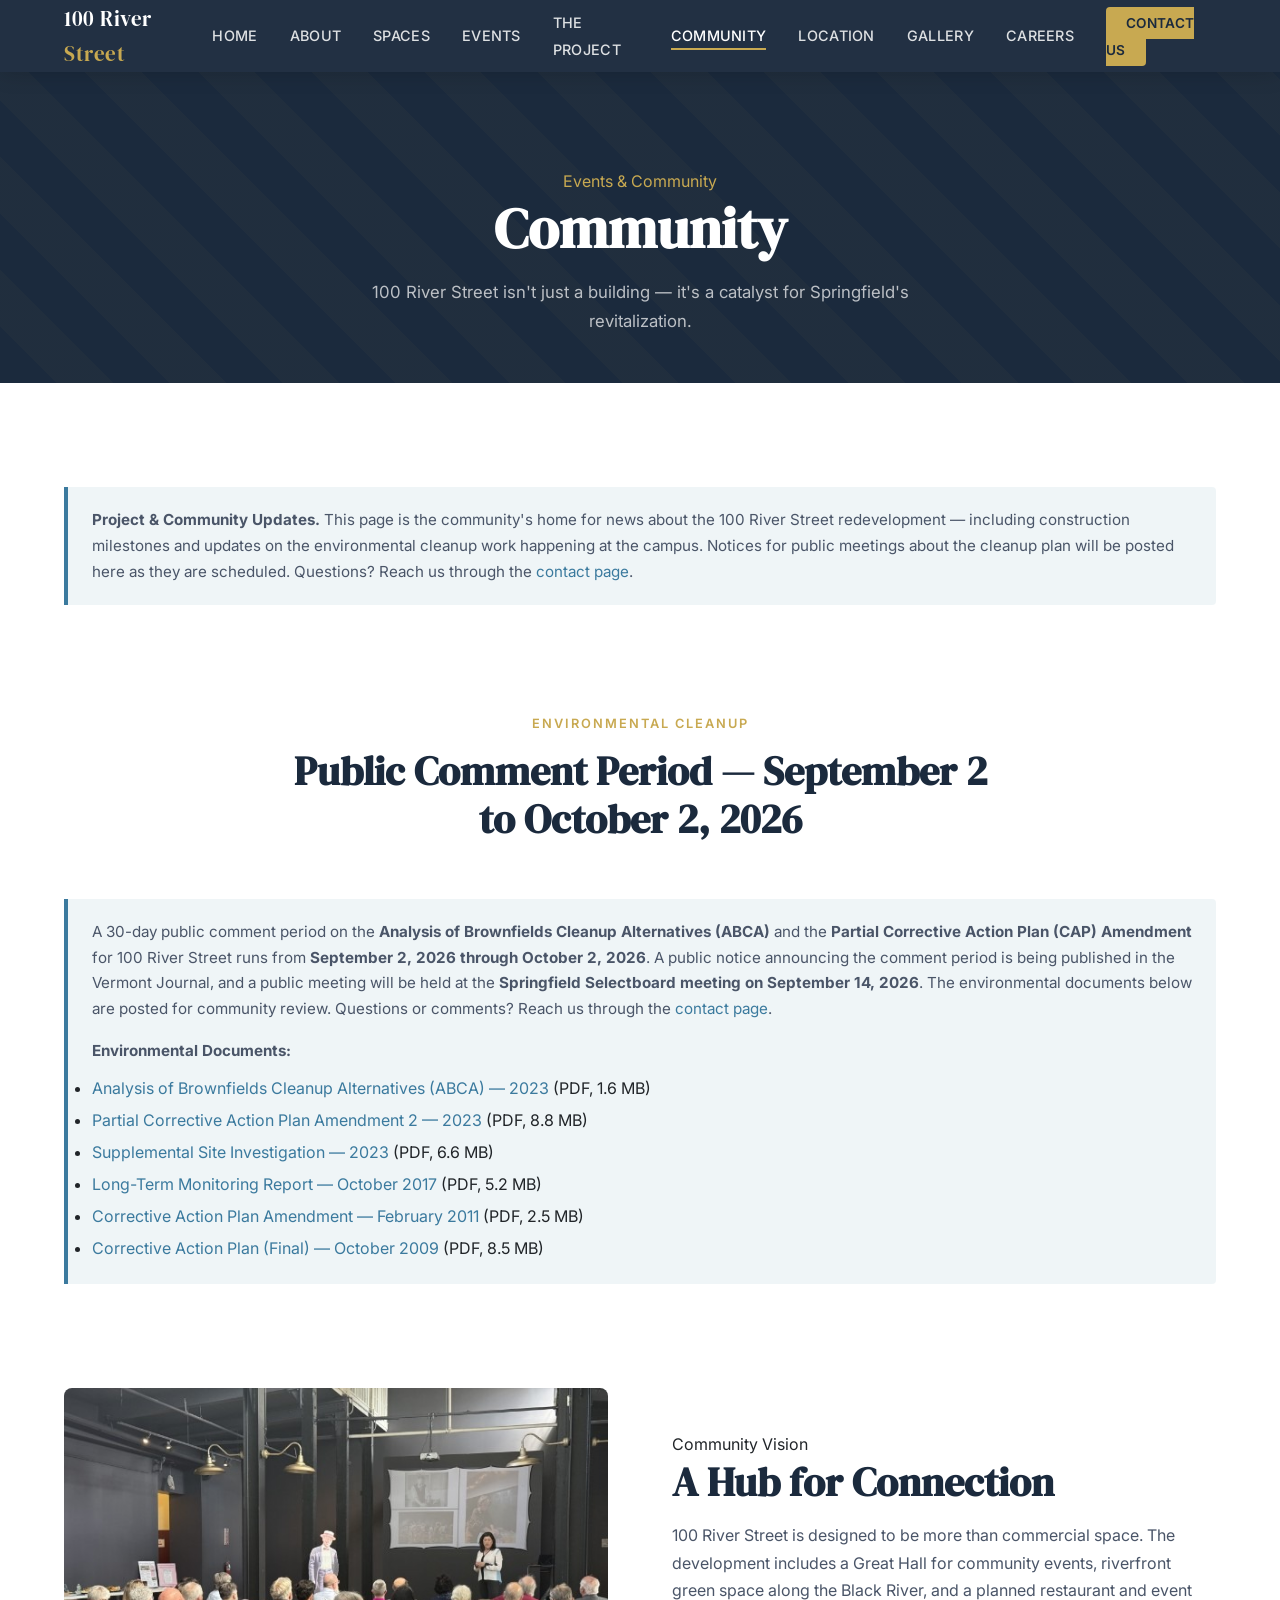
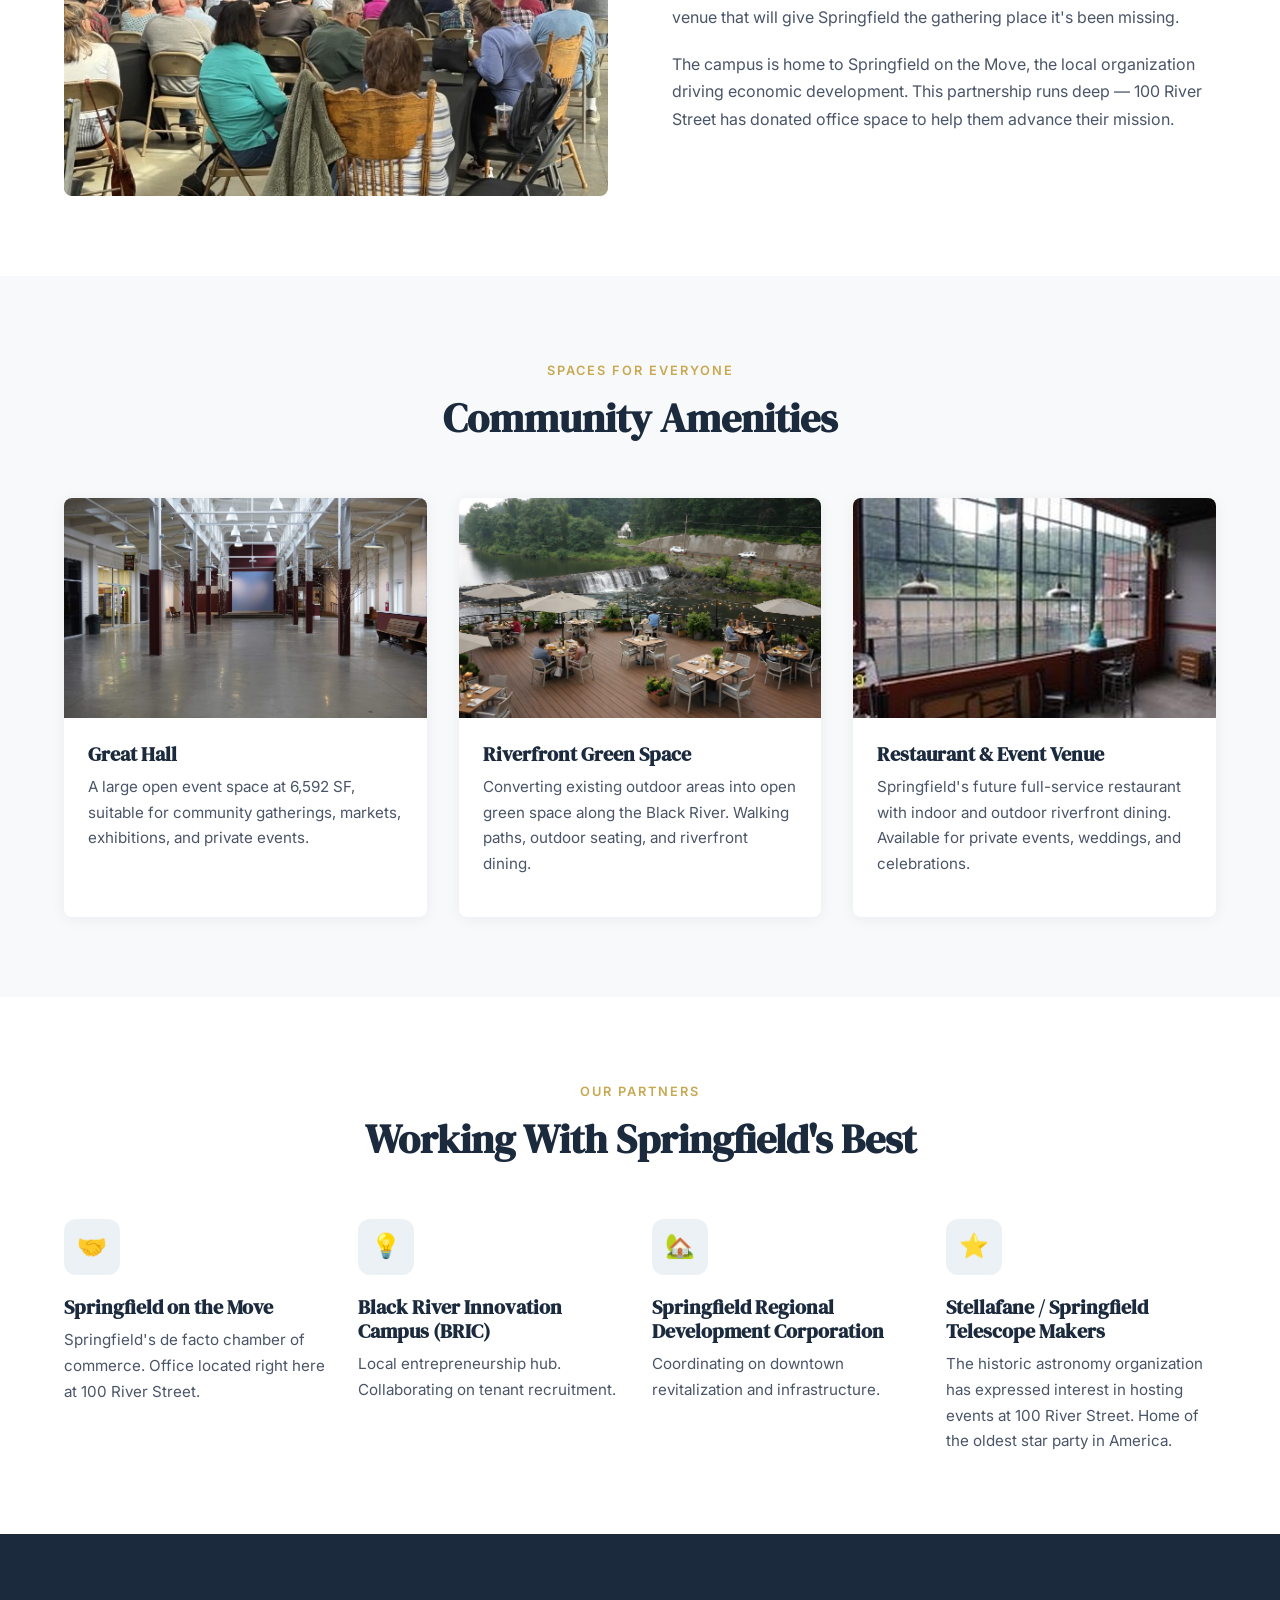
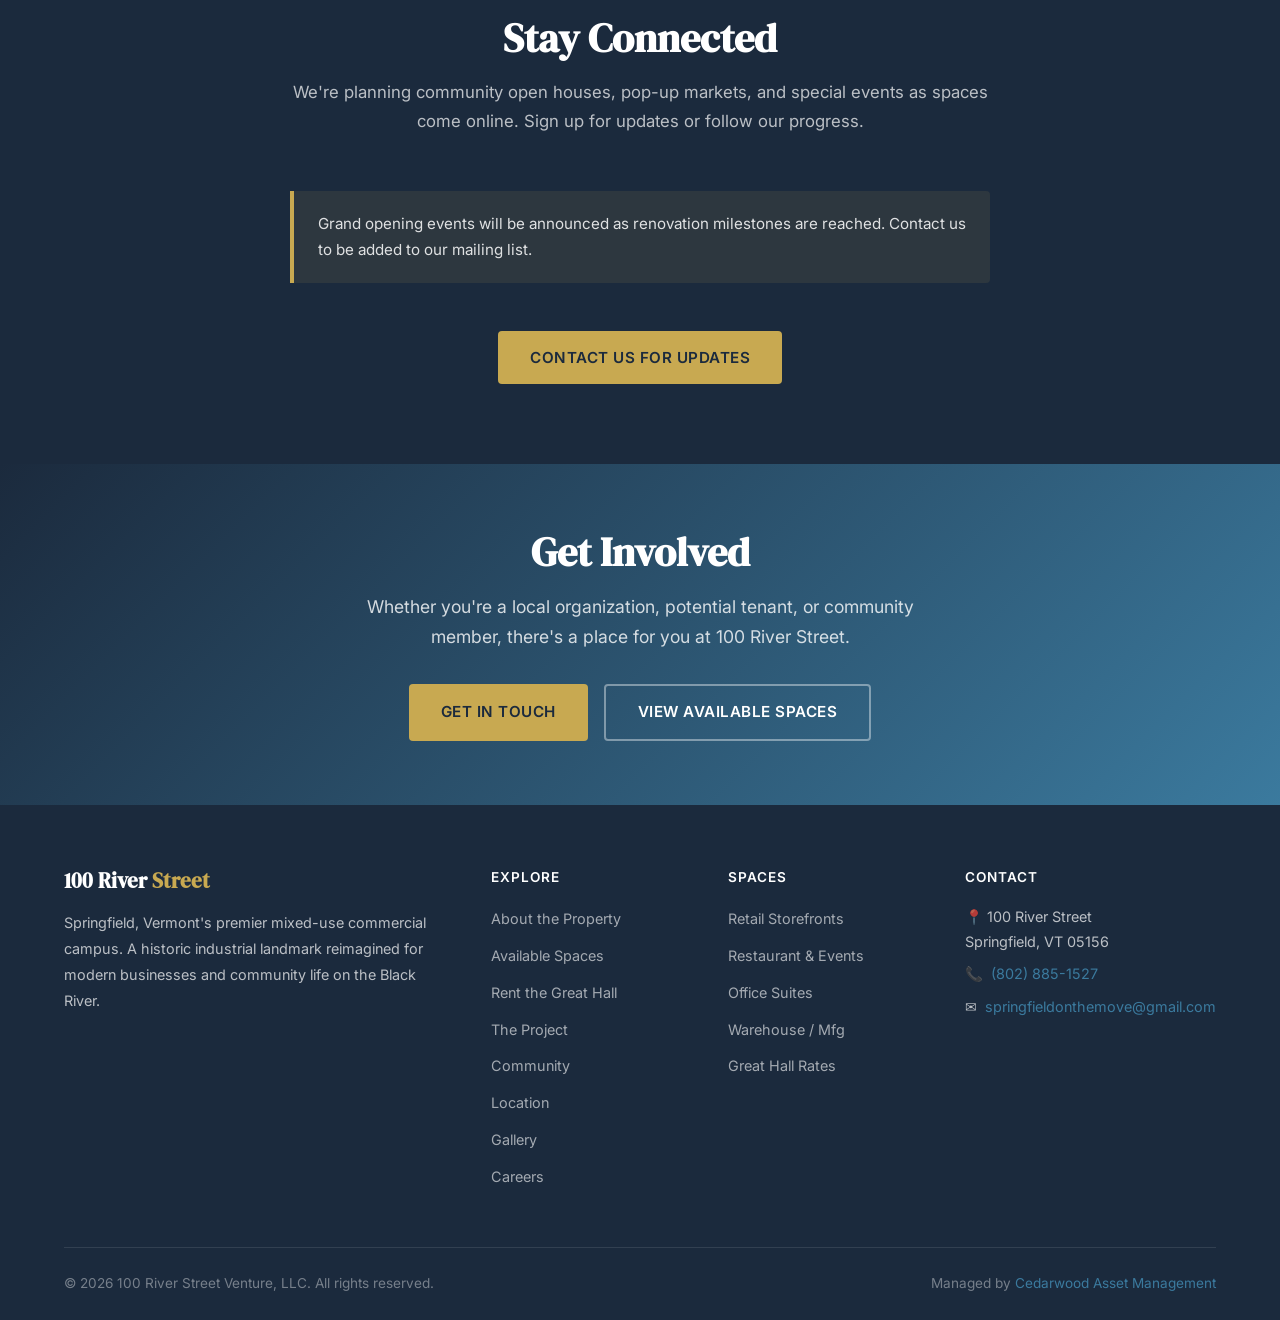
<file: community.html>
<!DOCTYPE html>
<html lang="en">
<head>
  <meta charset="UTF-8">
  <meta name="viewport" content="width=device-width, initial-scale=1.0">
  <title>Events &amp; Community | 100 River Street — Springfield, VT</title>
  <meta name="description" content="100 River Street is a catalyst for Springfield's revitalization. Community event space, riverfront green space, local partnerships, and upcoming events in Springfield, Vermont.">
  <meta name="keywords" content="Springfield VT events, community space Springfield Vermont, 100 River Street community, Great Hall Springfield, Black River green space, Springfield on the Move">

  <!-- Open Graph -->
  <meta property="og:title" content="Events &amp; Community | 100 River Street — Springfield, VT">
  <meta property="og:description" content="100 River Street isn't just a building — it's a catalyst for Springfield's revitalization. Community spaces, local partnerships, and upcoming events.">
  <meta property="og:type" content="website">
  <meta property="og:url" content="https://100riverstreet.com/community.html">
  <meta property="og:image" content="https://100riverstreet.com/images/og-image.jpg">
  <meta property="og:locale" content="en_US">

  <!-- Canonical -->
  <link rel="canonical" href="https://100riverstreet.com/community.html">

  <!-- Fonts -->
  <link rel="preconnect" href="https://fonts.googleapis.com">
  <link rel="preconnect" href="https://fonts.gstatic.com" crossorigin>
  <link href="https://fonts.googleapis.com/css2?family=DM+Serif+Display&family=Inter:wght@400;500;600;700&display=swap" rel="stylesheet">

  <!-- Styles -->
  <link rel="stylesheet" href="css/style.css">
</head>
<body>

  <!-- Navigation -->
  <nav class="site-nav" role="navigation" aria-label="Main navigation">
    <div class="nav-inner">
      <div class="nav-logo">
        <a href="index.html">100 River <span class="logo-accent">Street</span></a>
      </div>
      <button class="nav-toggle" aria-label="Toggle navigation">
        <span></span><span></span><span></span>
      </button>
      <ul class="nav-links">
        <li><a href="index.html">Home</a></li>
        <li><a href="about.html">About</a></li>
        <li><a href="spaces.html">Spaces</a></li>
        <li><a href="events.html">Events</a></li>
        <li><a href="project.html">The Project</a></li>
        <li><a href="community.html" class="active">Community</a></li>
        <li><a href="location.html">Location</a></li>
        <li><a href="gallery.html">Gallery</a></li>
        <li><a href="careers.html">Careers</a></li>
        <li><a href="contact.html" class="nav-cta">Contact Us</a></li>
      </ul>
    </div>
  </nav>

  <!-- Page Header -->
  <section class="page-header">
    <div class="container">
      <span class="section-label">Events &amp; Community</span>
      <h1>Community</h1>
      <p>100 River Street isn't just a building — it's a catalyst for Springfield's revitalization.</p>
    </div>
  </section>

  <!-- Project & Community Updates (Community Involvement Plan) -->
  <section class="section" style="padding-bottom:0;">
    <div class="container">
      <div class="info-box fade-in">
        <p><strong>Project &amp; Community Updates.</strong> This page is the community's home for news about the 100 River Street redevelopment — including construction milestones and updates on the environmental cleanup work happening at the campus. Notices for public meetings about the cleanup plan will be posted here as they are scheduled. Questions? Reach us through the <a href="contact.html">contact page</a>.</p>
      </div>
    </div>
  </section>

  <!-- Environmental Documents & Public Comment Period -->
  <section class="section" id="environmental-documents" style="padding-bottom:0;">
    <div class="container">
      <div class="section-header fade-in">
        <span class="section-label">Environmental Cleanup</span>
        <h2>Public Comment Period &mdash; September 2 to October 2, 2026</h2>
      </div>
      <div class="info-box fade-in">
        <p>A 30-day public comment period on the <strong>Analysis of Brownfields Cleanup Alternatives (ABCA)</strong> and the <strong>Partial Corrective Action Plan (CAP) Amendment</strong> for 100 River Street runs from <strong>September 2, 2026 through October 2, 2026</strong>. A public notice announcing the comment period is being published in the Vermont Journal, and a public meeting will be held at the <strong>Springfield Selectboard meeting on September 14, 2026</strong>. The environmental documents below are posted for community review. Questions or comments? Reach us through the <a href="contact.html">contact page</a>.</p>
        <p style="margin-top:1rem;"><strong>Environmental Documents:</strong></p>
        <ul style="margin-top:0.5rem;line-height:2;">
          <li><a href="docs/2023-ABCA-100-River-St.pdf" target="_blank" rel="noopener">Analysis of Brownfields Cleanup Alternatives (ABCA) &mdash; 2023</a> (PDF, 1.6&nbsp;MB)</li>
          <li><a href="docs/2023-Partial-CAP-Amendment-2-100-River-St.pdf" target="_blank" rel="noopener">Partial Corrective Action Plan Amendment 2 &mdash; 2023</a> (PDF, 8.8&nbsp;MB)</li>
          <li><a href="docs/2023-Supplemental-Site-Investigation-100-River-St.pdf" target="_blank" rel="noopener">Supplemental Site Investigation &mdash; 2023</a> (PDF, 6.6&nbsp;MB)</li>
          <li><a href="docs/2017-10-Long-Term-Monitoring-Report-100-River-St.pdf" target="_blank" rel="noopener">Long-Term Monitoring Report &mdash; October 2017</a> (PDF, 5.2&nbsp;MB)</li>
          <li><a href="docs/2011-02-CAP-Amendment-100-River-St.pdf" target="_blank" rel="noopener">Corrective Action Plan Amendment &mdash; February 2011</a> (PDF, 2.5&nbsp;MB)</li>
          <li><a href="docs/2009-10-CAP-Final-100-River-St.pdf" target="_blank" rel="noopener">Corrective Action Plan (Final) &mdash; October 2009</a> (PDF, 8.5&nbsp;MB)</li>
        </ul>
      </div>
    </div>
  </section>

  <!-- Section 1: Community Vision -->
  <section class="section">
    <div class="container">
      <div class="split fade-in">
        <div class="split-image">
          <img src="images/event-audience-2026.jpg" alt="The Great Hall event space" loading="lazy" style="width:100%;height:100%;object-fit:cover;display:block;">
        </div>
        <div class="split-content">
          <span class="section-label">Community Vision</span>
          <h2>A Hub for Connection</h2>
          <p>100 River Street is designed to be more than commercial space. The development includes a Great Hall for community events, riverfront green space along the Black River, and a planned restaurant and event venue that will give Springfield the gathering place it's been missing.</p>
          <p>The campus is home to Springfield on the Move, the local organization driving economic development. This partnership runs deep — 100 River Street has donated office space to help them advance their mission.</p>
        </div>
      </div>
    </div>
  </section>

  <!-- Section 2: Community Amenities -->
  <section class="section section-alt">
    <div class="container">
      <div class="section-header fade-in">
        <span class="section-label">Spaces for Everyone</span>
        <h2>Community Amenities</h2>
      </div>
      <div class="grid-3 fade-in">
        <div class="card">
          <div class="card-image">
            <img src="images/great-hall.jpg" alt="The Great Hall" loading="lazy" style="width:100%;height:100%;object-fit:cover;display:block;">
          </div>
          <div class="card-body">
            <h3>Great Hall</h3>
            <p>A large open event space at 6,592 SF, suitable for community gatherings, markets, exhibitions, and private events.</p>
          </div>
        </div>

        <div class="card">
          <div class="card-image">
            <img src="images/render-riverfront-deck.jpg" alt="Riverfront green space concept rendering" loading="lazy" style="width:100%;height:100%;object-fit:cover;display:block;">
          </div>
          <div class="card-body">
            <h3>Riverfront Green Space</h3>
            <p>Converting existing outdoor areas into open green space along the Black River. Walking paths, outdoor seating, and riverfront dining.</p>
          </div>
        </div>

        <div class="card">
          <div class="card-image">
            <img src="images/cafe-river-windows.jpg" alt="Dining space with Black River views" loading="lazy" style="width:100%;height:100%;object-fit:cover;display:block;">
          </div>
          <div class="card-body">
            <h3>Restaurant &amp; Event Venue</h3>
            <p>Springfield's future full-service restaurant with indoor and outdoor riverfront dining. Available for private events, weddings, and celebrations.</p>
          </div>
        </div>
      </div>
    </div>
  </section>

  <!-- Section 3: Local Organizations -->
  <section class="section">
    <div class="container">
      <div class="section-header fade-in">
        <span class="section-label">Our Partners</span>
        <h2>Working With Springfield's Best</h2>
      </div>
      <div class="grid-4 fade-in">
        <div class="feature">
          <div class="feature-icon">&#129309;</div>
          <h4>Springfield on the Move</h4>
          <p>Springfield's de facto chamber of commerce. Office located right here at 100 River Street.</p>
        </div>
        <div class="feature">
          <div class="feature-icon">&#128161;</div>
          <h4>Black River Innovation Campus (BRIC)</h4>
          <p>Local entrepreneurship hub. Collaborating on tenant recruitment.</p>
        </div>
        <div class="feature">
          <div class="feature-icon">&#127969;</div>
          <h4>Springfield Regional Development Corporation</h4>
          <p>Coordinating on downtown revitalization and infrastructure.</p>
        </div>
        <div class="feature">
          <div class="feature-icon">&#11088;</div>
          <h4>Stellafane / Springfield Telescope Makers</h4>
          <p>The historic astronomy organization has expressed interest in hosting events at 100 River Street. Home of the oldest star party in America.</p>
        </div>
      </div>
    </div>
  </section>

  <!-- Section 4: Stay Connected -->
  <section class="section section-dark">
    <div class="container">
      <div class="section-header fade-in">
        <h2>Stay Connected</h2>
        <p style="color:rgba(255,255,255,0.7);">We're planning community open houses, pop-up markets, and special events as spaces come online. Sign up for updates or follow our progress.</p>
      </div>
      <div class="fade-in" style="max-width:700px;margin:0 auto;">
        <div class="info-box" style="background:rgba(200,169,81,0.1);border-left-color:var(--gold);">
          <p style="color:rgba(255,255,255,0.85);">Grand opening events will be announced as renovation milestones are reached. Contact us to be added to our mailing list.</p>
        </div>
        <div class="text-center mt-3">
          <a href="contact.html" class="btn btn-primary">Contact Us for Updates</a>
        </div>
      </div>
    </div>
  </section>

  <!-- CTA Banner -->
  <section class="cta-banner">
    <div class="container">
      <h2>Get Involved</h2>
      <p>Whether you're a local organization, potential tenant, or community member, there's a place for you at 100 River Street.</p>
      <div class="btn-group" style="justify-content:center;">
        <a href="contact.html" class="btn btn-primary">Get in Touch</a>
        <a href="spaces.html" class="btn btn-outline">View Available Spaces</a>
      </div>
    </div>
  </section>

  <!-- Footer -->
  <footer class="site-footer">
    <div class="container">
      <div class="footer-grid">
        <div class="footer-brand">
          <h3>100 River <span class="text-gold">Street</span></h3>
          <p>Springfield, Vermont's premier mixed-use commercial campus. A historic industrial landmark reimagined for modern businesses and community life on the Black River.</p>
        </div>
        <div>
          <h4>Explore</h4>
          <ul class="footer-links">
            <li><a href="about.html">About the Property</a></li>
            <li><a href="spaces.html">Available Spaces</a></li>
            <li><a href="events.html">Rent the Great Hall</a></li>
            <li><a href="project.html">The Project</a></li>
            <li><a href="community.html">Community</a></li>
            <li><a href="location.html">Location</a></li>
            <li><a href="gallery.html">Gallery</a></li>
            <li><a href="careers.html">Careers</a></li>
          </ul>
        </div>
        <div>
          <h4>Spaces</h4>
          <ul class="footer-links">
            <li><a href="spaces.html#retail">Retail Storefronts</a></li>
            <li><a href="spaces.html#restaurant">Restaurant &amp; Events</a></li>
            <li><a href="spaces.html#office">Office Suites</a></li>
            <li><a href="spaces.html#warehouse">Warehouse / Mfg</a></li>
            <li><a href="events.html#rates">Great Hall Rates</a></li>
          </ul>
        </div>
        <div class="footer-contact">
          <h4>Contact</h4>
          <p>&#128205; 100 River Street<br>Springfield, VT 05156</p>
          <p>&#128222; <a href="tel:+18028851527">(802) 885-1527</a></p>
          <p>&#9993; <a href="mailto:springfieldonthemove@gmail.com">springfieldonthemove@gmail.com</a></p>
        </div>
      </div>
      <div class="footer-bottom">
        <span>&copy; 2026 100 River Street Venture, LLC. All rights reserved.</span>
        <span>Managed by <a href="https://cedarwam.com" target="_blank" rel="noopener">Cedarwood Asset Management</a></span>
      </div>
    </div>
  </footer>

  <script src="js/main.js"></script>
</body>
</html>
</file>
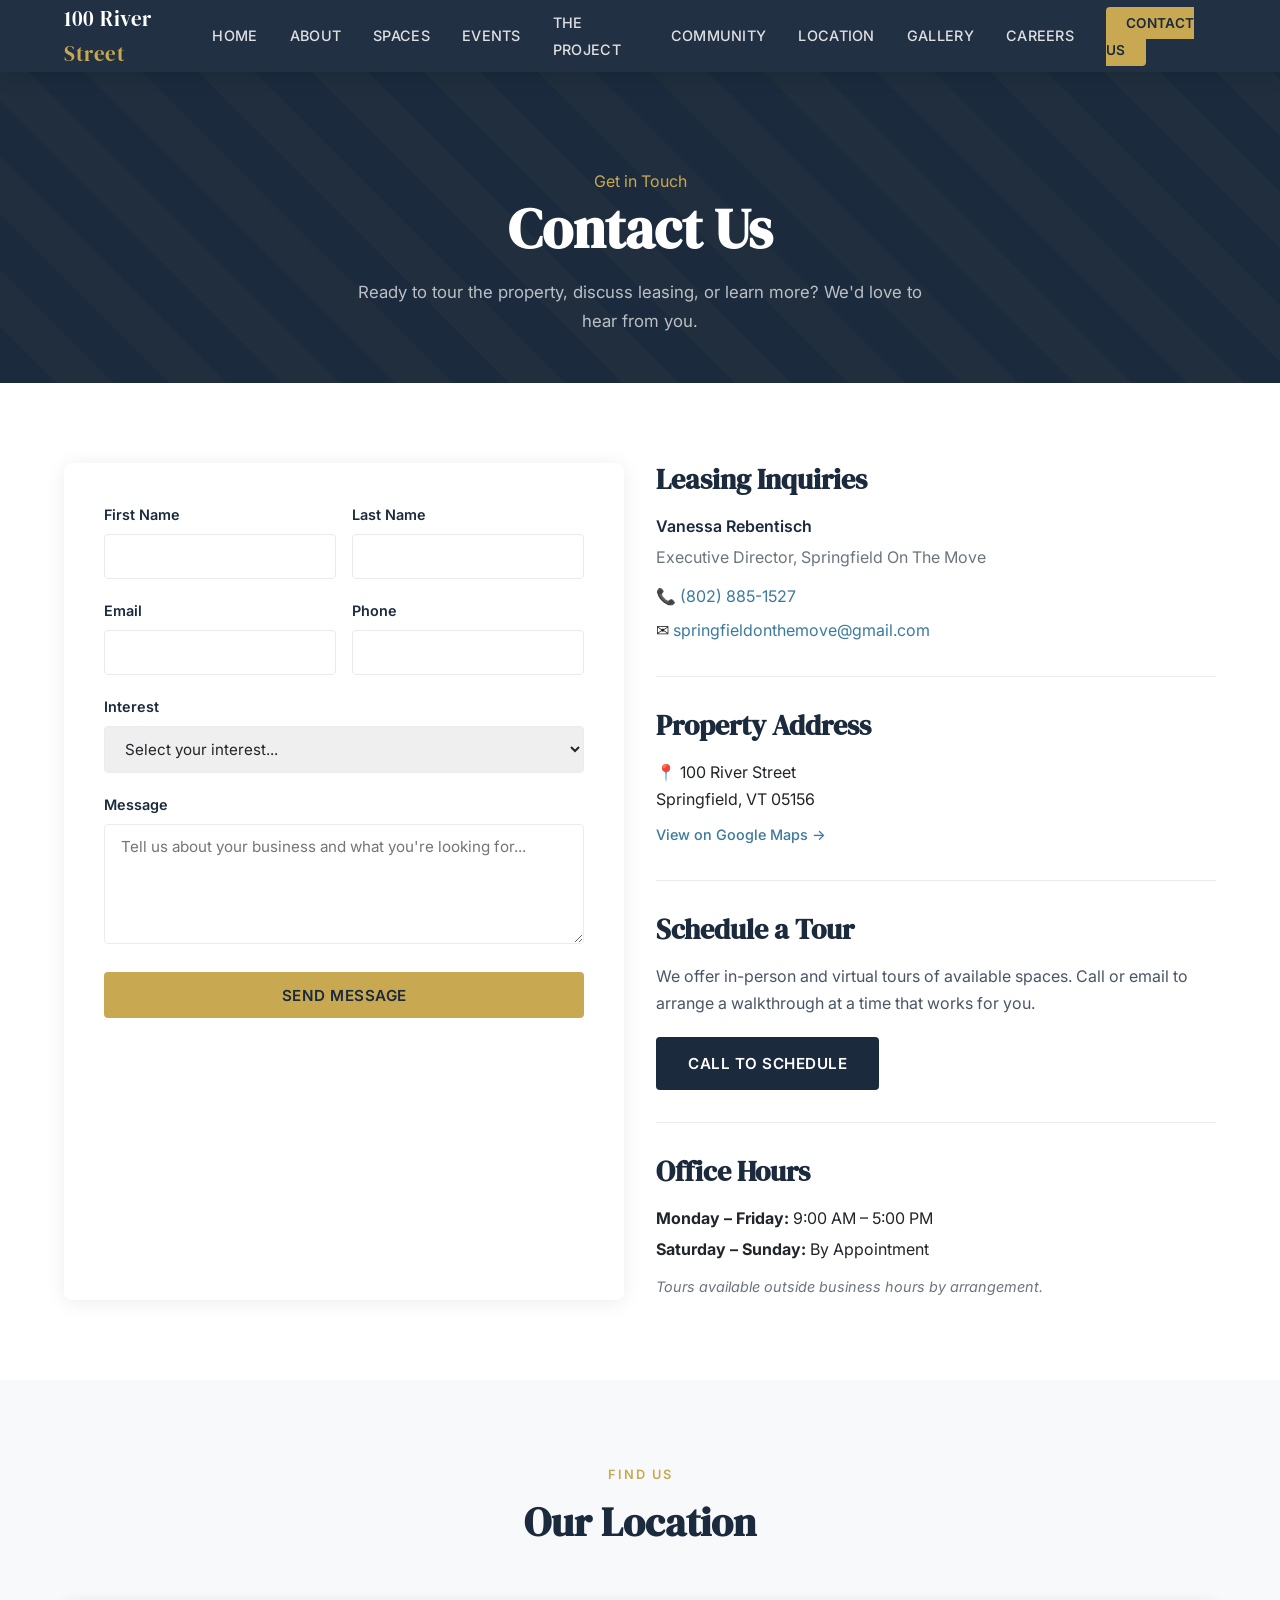
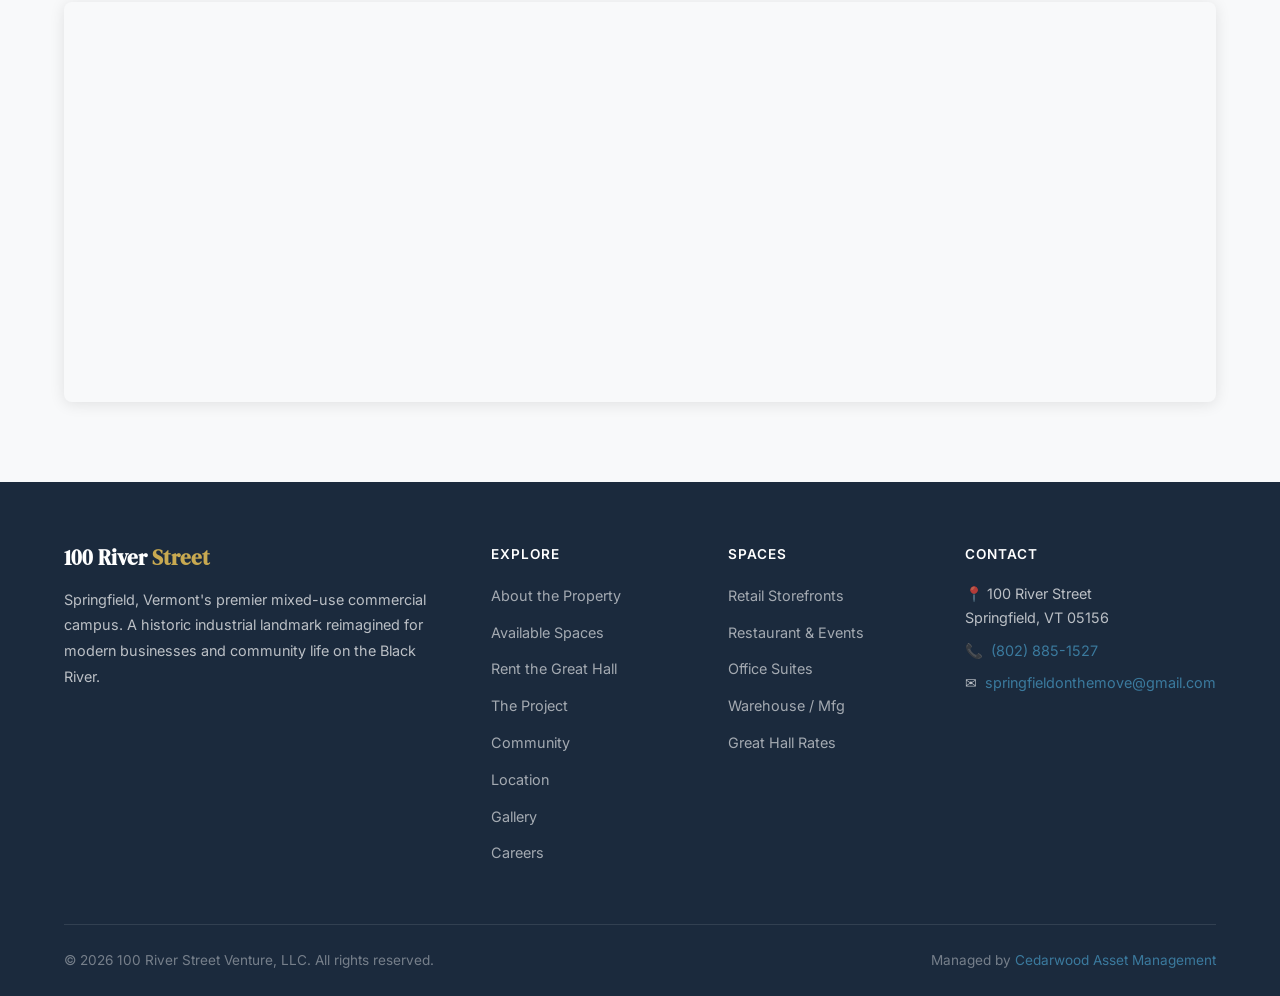
<file: contact.html>
<!DOCTYPE html>
<html lang="en">
<head>
  <meta charset="UTF-8">
  <meta name="viewport" content="width=device-width, initial-scale=1.0">
  <title>Contact Us | 100 River Street — Springfield, VT</title>
  <meta name="description" content="Contact Cedarwood Asset Management about leasing commercial, retail, restaurant, or office space at 100 River Street in Springfield, Vermont. Schedule a tour today.">
  <meta name="keywords" content="contact 100 River Street, lease space Springfield VT, schedule tour Springfield Vermont, commercial space inquiry, Cedarwood Asset Management">

  <!-- Open Graph -->
  <meta property="og:title" content="Contact Us | 100 River Street — Springfield, VT">
  <meta property="og:description" content="Ready to tour the property or discuss leasing? Contact us about available spaces at 100 River Street in Springfield, Vermont.">
  <meta property="og:type" content="website">
  <meta property="og:url" content="https://100riverstreet.com/contact.html">
  <meta property="og:image" content="https://100riverstreet.com/images/og-image.jpg">
  <meta property="og:locale" content="en_US">

  <!-- Canonical -->
  <link rel="canonical" href="https://100riverstreet.com/contact.html">

  <!-- Fonts -->
  <link rel="preconnect" href="https://fonts.googleapis.com">
  <link rel="preconnect" href="https://fonts.gstatic.com" crossorigin>
  <link href="https://fonts.googleapis.com/css2?family=DM+Serif+Display&family=Inter:wght@400;500;600;700&display=swap" rel="stylesheet">

  <!-- Styles -->
  <link rel="stylesheet" href="css/style.css">
</head>
<body>

  <!-- Navigation -->
  <nav class="site-nav" role="navigation" aria-label="Main navigation">
    <div class="nav-inner">
      <div class="nav-logo">
        <a href="index.html">100 River <span class="logo-accent">Street</span></a>
      </div>
      <button class="nav-toggle" aria-label="Toggle navigation">
        <span></span><span></span><span></span>
      </button>
      <ul class="nav-links">
        <li><a href="index.html">Home</a></li>
        <li><a href="about.html">About</a></li>
        <li><a href="spaces.html">Spaces</a></li>
        <li><a href="events.html">Events</a></li>
        <li><a href="project.html">The Project</a></li>
        <li><a href="community.html">Community</a></li>
            <li><a href="location.html">Location</a></li>
        <li><a href="gallery.html">Gallery</a></li>
        <li><a href="careers.html">Careers</a></li>
        <li><a href="contact.html" class="nav-cta active">Contact Us</a></li>
      </ul>
    </div>
  </nav>

  <!-- Page Header -->
  <section class="page-header">
    <div class="container">
      <span class="section-label">Get in Touch</span>
      <h1>Contact Us</h1>
      <p>Ready to tour the property, discuss leasing, or learn more? We'd love to hear from you.</p>
    </div>
  </section>

  <!-- Contact Section -->
  <section class="section">
    <div class="container">
      <div class="grid-2 fade-in">

        <!-- LEFT COLUMN — Contact Form -->
        <div class="contact-form">
          <form id="contact-form">
            <div class="form-row">
              <div class="form-group">
                <label for="first-name">First Name</label>
                <input type="text" id="first-name" name="first_name" required>
              </div>
              <div class="form-group">
                <label for="last-name">Last Name</label>
                <input type="text" id="last-name" name="last_name" required>
              </div>
            </div>
            <div class="form-row">
              <div class="form-group">
                <label for="email">Email</label>
                <input type="email" id="email" name="email" required>
              </div>
              <div class="form-group">
                <label for="phone">Phone</label>
                <input type="tel" id="phone" name="phone">
              </div>
            </div>
            <div class="form-group">
              <label for="interest">Interest</label>
              <select id="interest" name="interest">
                <option value="">Select your interest...</option>
                <option value="Retail / Storefront Space">Retail / Storefront Space</option>
                <option value="Restaurant / Event Space">Restaurant / Event Space</option>
                <option value="Office / Professional Space">Office / Professional Space</option>
                <option value="Warehouse / Manufacturing">Warehouse / Manufacturing</option>
                <option value="Community Events">Community Events</option>
                <option value="Other">Other</option>
              </select>
            </div>
            <div class="form-group">
              <label for="message">Message</label>
              <textarea id="message" name="message" placeholder="Tell us about your business and what you're looking for..."></textarea>
            </div>
            <button type="submit" class="btn btn-primary" style="width:100%;justify-content:center;">Send Message</button>
          </form>
        </div>

        <!-- RIGHT COLUMN — Contact Information -->
        <div>
          <!-- Leasing Inquiries -->
          <div style="margin-bottom:2rem;">
            <h3 style="margin-bottom:1rem;">Leasing Inquiries</h3>
            <p style="font-weight:600;color:var(--navy);margin-bottom:0.25rem;">Vanessa Rebentisch</p>
            <p style="color:var(--medium-gray);margin-bottom:0.75rem;">Executive Director, Springfield On The Move</p>
            <p style="margin-bottom:0.4rem;">&#128222; <a href="tel:+18028851527">(802) 885-1527</a></p>
            <p>&#9993; <a href="mailto:springfieldonthemove@gmail.com">springfieldonthemove@gmail.com</a></p>
          </div>

          <!-- Property Address -->
          <div style="margin-bottom:2rem;padding-top:2rem;border-top:1px solid var(--light-gray);">
            <h3 style="margin-bottom:1rem;">Property Address</h3>
            <p style="margin-bottom:0.5rem;">&#128205; 100 River Street<br>Springfield, VT 05156</p>
            <a href="https://www.google.com/maps/search/?api=1&query=100+River+Street+Springfield+VT+05156" target="_blank" rel="noopener" style="font-size:0.9rem;font-weight:500;">View on Google Maps &rarr;</a>
          </div>

          <!-- Schedule a Tour -->
          <div style="margin-bottom:2rem;padding-top:2rem;border-top:1px solid var(--light-gray);">
            <h3 style="margin-bottom:1rem;">Schedule a Tour</h3>
            <p style="color:var(--slate);margin-bottom:1.25rem;">We offer in-person and virtual tours of available spaces. Call or email to arrange a walkthrough at a time that works for you.</p>
            <a href="tel:+18028851527" class="btn btn-dark">Call to Schedule</a>
          </div>

          <!-- Office Hours -->
          <div style="padding-top:2rem;border-top:1px solid var(--light-gray);">
            <h3 style="margin-bottom:1rem;">Office Hours</h3>
            <p style="margin-bottom:0.25rem;"><strong>Monday &ndash; Friday:</strong> 9:00 AM &ndash; 5:00 PM</p>
            <p style="margin-bottom:0.75rem;"><strong>Saturday &ndash; Sunday:</strong> By Appointment</p>
            <p style="color:var(--medium-gray);font-size:0.9rem;font-style:italic;">Tours available outside business hours by arrangement.</p>
          </div>
        </div>

      </div>
    </div>
  </section>

  <!-- Map Section -->
  <section class="section section-alt">
    <div class="container">
      <div class="section-header fade-in">
        <span class="section-label">Find Us</span>
        <h2>Our Location</h2>
      </div>
      <div class="map-container fade-in">
        <iframe src="https://www.google.com/maps/embed?pb=!1m18!1m12!1m3!1d2878.8!2d-72.4823!3d43.2984!2m3!1f0!2f0!3f0!3m2!1i1024!2i768!4f13.1!3m3!1m2!1s0x89e1be36a96e3c7f%3A0x5f10b1b2c3c6a1a0!2s100%20River%20St%2C%20Springfield%2C%20VT%2005156!5e0!3m2!1sen!2sus!4v1700000000000!5m2!1sen!2sus" allowfullscreen="" loading="lazy" referrerpolicy="no-referrer-when-downgrade"></iframe>
      </div>
    </div>
  </section>

  <!-- Footer -->
  <footer class="site-footer">
    <div class="container">
      <div class="footer-grid">
        <div class="footer-brand">
          <h3>100 River <span class="text-gold">Street</span></h3>
          <p>Springfield, Vermont's premier mixed-use commercial campus. A historic industrial landmark reimagined for modern businesses and community life on the Black River.</p>
        </div>
        <div>
          <h4>Explore</h4>
          <ul class="footer-links">
            <li><a href="about.html">About the Property</a></li>
            <li><a href="spaces.html">Available Spaces</a></li>
            <li><a href="events.html">Rent the Great Hall</a></li>
            <li><a href="project.html">The Project</a></li>
            <li><a href="community.html">Community</a></li>
            <li><a href="location.html">Location</a></li>
            <li><a href="gallery.html">Gallery</a></li>
            <li><a href="careers.html">Careers</a></li>
          </ul>
        </div>
        <div>
          <h4>Spaces</h4>
          <ul class="footer-links">
            <li><a href="spaces.html#retail">Retail Storefronts</a></li>
            <li><a href="spaces.html#restaurant">Restaurant &amp; Events</a></li>
            <li><a href="spaces.html#office">Office Suites</a></li>
            <li><a href="spaces.html#warehouse">Warehouse / Mfg</a></li>
            <li><a href="events.html#rates">Great Hall Rates</a></li>
          </ul>
        </div>
        <div class="footer-contact">
          <h4>Contact</h4>
          <p>&#128205; 100 River Street<br>Springfield, VT 05156</p>
          <p>&#128222; <a href="tel:+18028851527">(802) 885-1527</a></p>
          <p>&#9993; <a href="mailto:springfieldonthemove@gmail.com">springfieldonthemove@gmail.com</a></p>
        </div>
      </div>
      <div class="footer-bottom">
        <span>&copy; 2026 100 River Street Venture, LLC. All rights reserved.</span>
        <span>Managed by <a href="https://cedarwam.com" target="_blank" rel="noopener">Cedarwood Asset Management</a></span>
      </div>
    </div>
  </footer>

  <script src="js/main.js"></script>
<script>
document.getElementById('contact-form').addEventListener('submit',function(e){
  e.preventDefault();
  var g=function(id){var el=document.getElementById(id);return el?el.value:''};
  var subject='100 River Street Inquiry — '+(g('interest')||'General')+' — '+g('first-name')+' '+g('last-name');
  var body='Name: '+g('first-name')+' '+g('last-name')+'\nEmail: '+g('email')+'\nPhone: '+g('phone')+'\nInterest: '+g('interest')+'\n\n'+g('message');
  window.location.href='mailto:springfieldonthemove@gmail.com?subject='+encodeURIComponent(subject)+'&body='+encodeURIComponent(body);
});
</script>
</body>
</html>
</file>
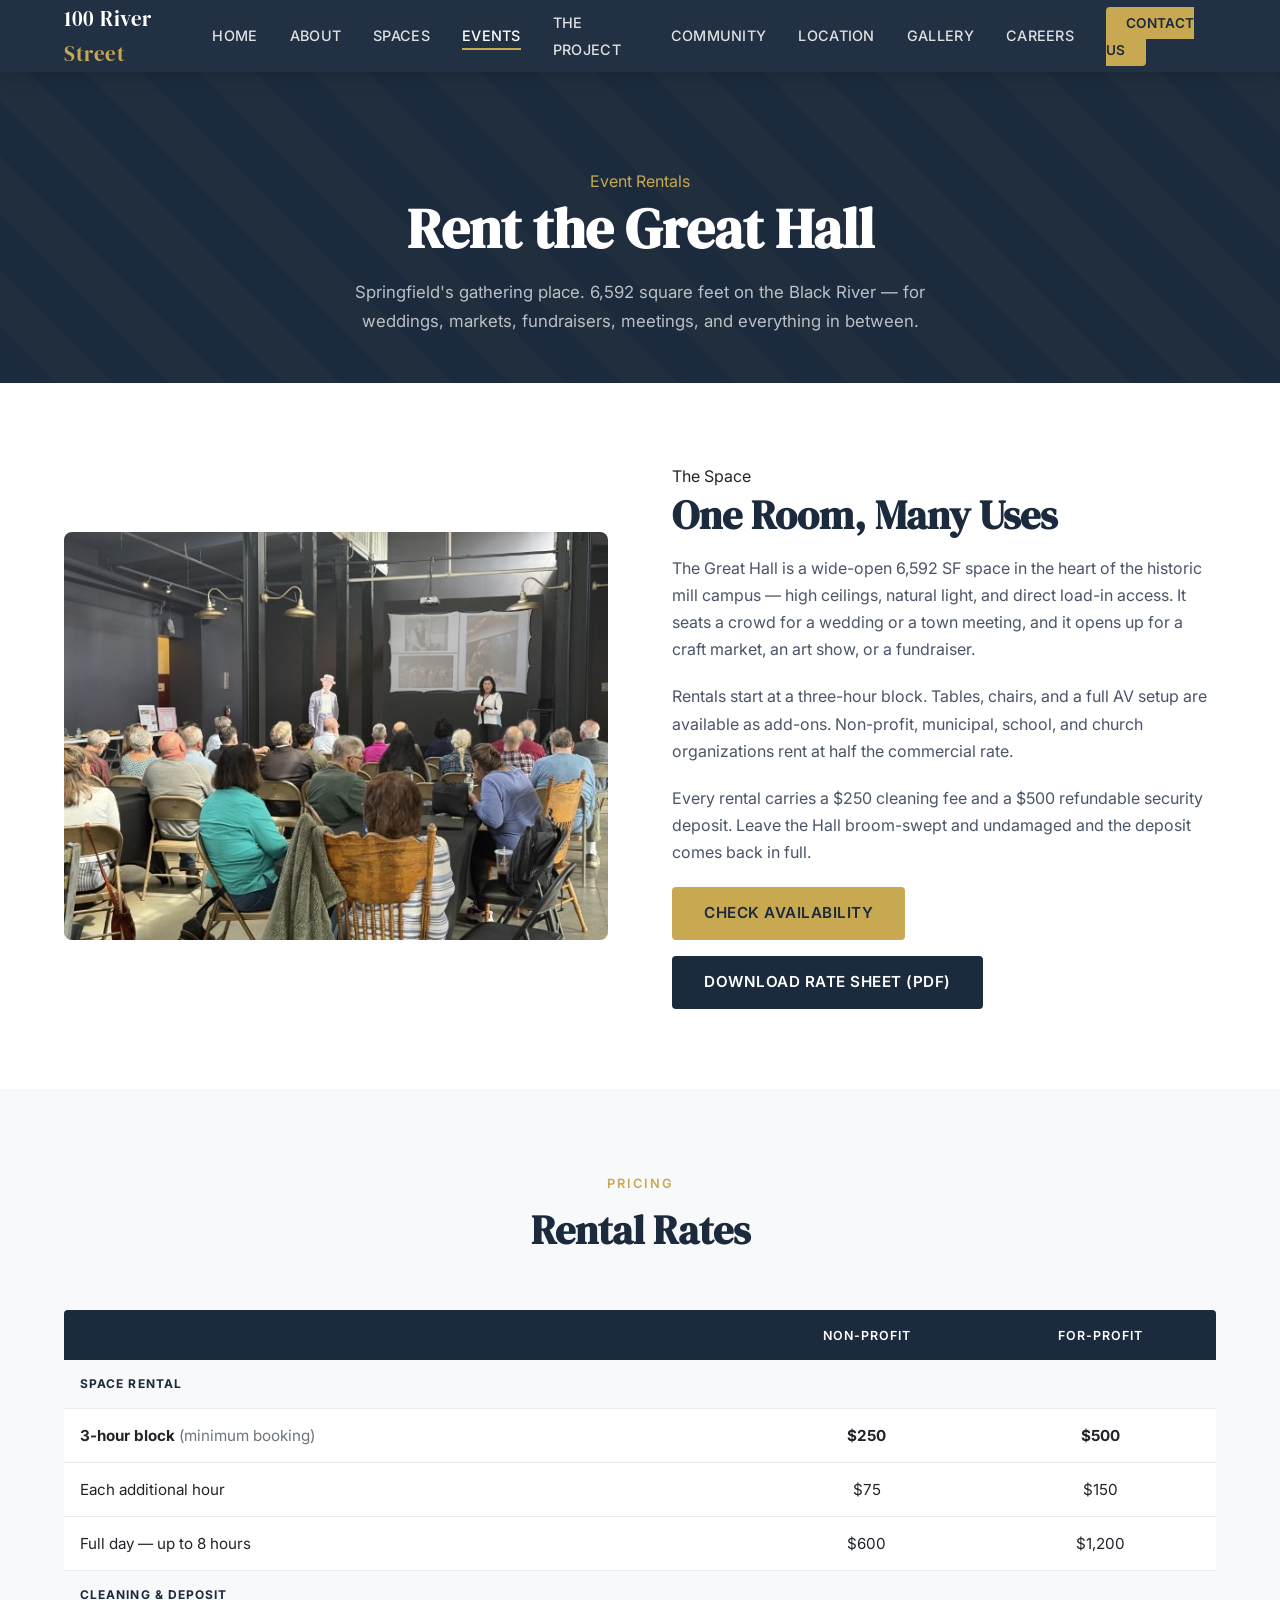
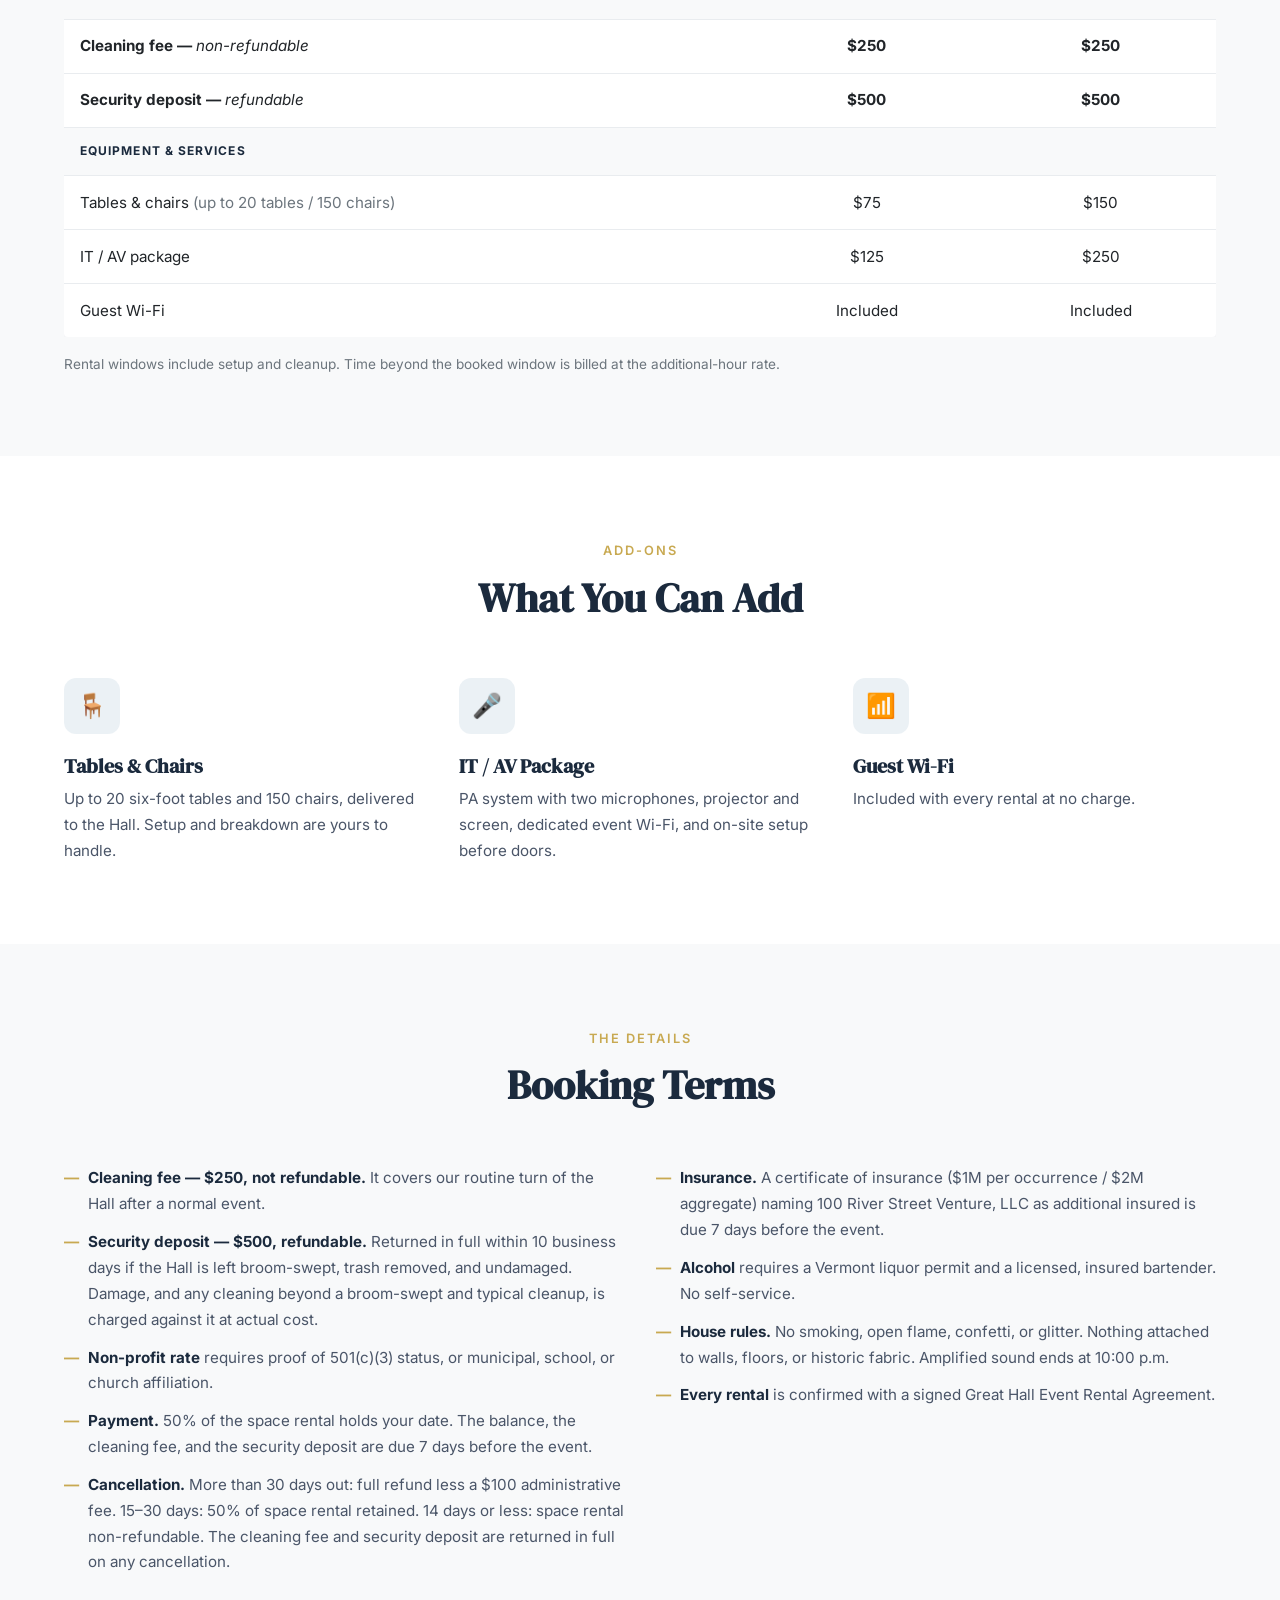
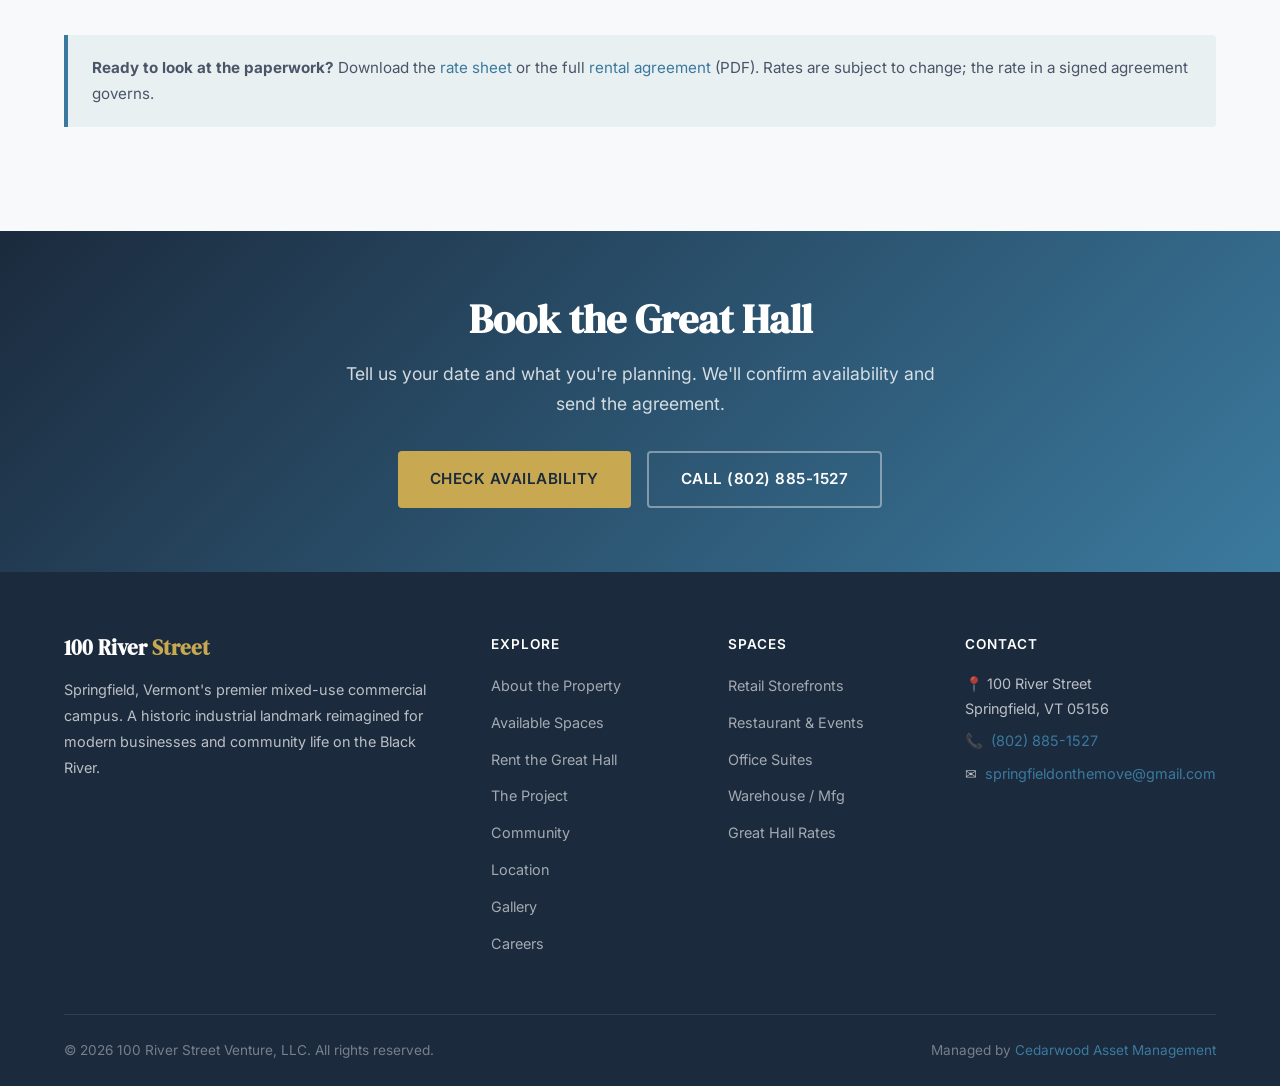
<file: events.html>
<!DOCTYPE html>
<html lang="en">
<head>
  <meta charset="UTF-8">
  <meta name="viewport" content="width=device-width, initial-scale=1.0">
  <title>Rent the Great Hall | Event Space in Springfield, VT — 100 River Street</title>
  <meta name="description" content="Rent the Great Hall at 100 River Street in Springfield, Vermont. A 6,592 SF event space for weddings, markets, fundraisers, and meetings. Non-profit and for-profit rates from $250 per 3-hour block, plus a $250 cleaning fee and refundable $500 security deposit.">
  <meta name="keywords" content="event space Springfield VT, event venue Springfield Vermont, Great Hall rental, wedding venue Springfield VT, meeting space Springfield Vermont, non-profit event space Vermont, hall rental Windsor County">

  <!-- Open Graph -->
  <meta property="og:title" content="Rent the Great Hall | 100 River Street — Springfield, VT">
  <meta property="og:description" content="A 6,592 SF event space on the Black River. Non-profit and for-profit rates. Tables, chairs, and AV available.">
  <meta property="og:type" content="website">
  <meta property="og:url" content="https://100riverstreet.com/events.html">
  <meta property="og:image" content="https://100riverstreet.com/images/event-audience-2026.jpg">
  <meta property="og:locale" content="en_US">

  <!-- Canonical -->
  <link rel="canonical" href="https://100riverstreet.com/events.html">

  <!-- Fonts -->
  <link rel="preconnect" href="https://fonts.googleapis.com">
  <link rel="preconnect" href="https://fonts.gstatic.com" crossorigin>
  <link href="https://fonts.googleapis.com/css2?family=DM+Serif+Display&family=Inter:wght@400;500;600;700&display=swap" rel="stylesheet">

  <!-- Styles -->
  <link rel="stylesheet" href="css/style.css">
  <style>
    .rate-table-wrap { overflow-x: auto; margin: 0 0 1.5rem; }
    table.rate-table {
      width: 100%; border-collapse: collapse; min-width: 520px;
      font-size: 0.95rem; background: var(--white);
      box-shadow: 0 2px 16px rgba(27,42,61,0.06); border-radius: 4px; overflow: hidden;
    }
    table.rate-table thead th {
      background: var(--navy); color: var(--white);
      font-family: var(--font-body); font-weight: 600; font-size: 0.78rem;
      letter-spacing: 0.08em; text-transform: uppercase;
      padding: 0.9rem 1rem; text-align: center;
    }
    table.rate-table thead th:first-child { text-align: left; }
    table.rate-table td { padding: 0.85rem 1rem; border-bottom: 1px solid var(--light-gray); text-align: center; color: var(--dark); }
    table.rate-table td:first-child { text-align: left; }
    table.rate-table tr.rate-section td {
      background: var(--off-white); color: var(--navy);
      font-weight: 700; font-size: 0.75rem; letter-spacing: 0.09em; text-transform: uppercase;
    }
    table.rate-table tr.rate-primary td { font-weight: 700; }
    table.rate-table tbody tr:last-child td { border-bottom: none; }
    .terms-list { list-style: none; padding: 0; margin: 0; }
    .terms-list li { position: relative; padding-left: 1.5rem; margin-bottom: 0.75rem; color: var(--slate); font-size: 0.95rem; }
    .terms-list li::before { content: '\2014'; position: absolute; left: 0; color: var(--gold); font-weight: 700; }
    .terms-list strong { color: var(--navy); }
    .rate-note { font-size: 0.85rem; color: var(--medium-gray); margin-top: -0.5rem; }
  </style>
</head>
<body>

  <!-- Navigation -->
  <nav class="site-nav" role="navigation" aria-label="Main navigation">
    <div class="nav-inner">
      <div class="nav-logo">
        <a href="index.html">100 River <span class="logo-accent">Street</span></a>
      </div>
      <button class="nav-toggle" aria-label="Toggle navigation">
        <span></span><span></span><span></span>
      </button>
      <ul class="nav-links">
        <li><a href="index.html">Home</a></li>
        <li><a href="about.html">About</a></li>
        <li><a href="spaces.html">Spaces</a></li>
        <li><a href="events.html" class="active">Events</a></li>
        <li><a href="project.html">The Project</a></li>
        <li><a href="community.html">Community</a></li>
        <li><a href="location.html">Location</a></li>
        <li><a href="gallery.html">Gallery</a></li>
        <li><a href="careers.html">Careers</a></li>
        <li><a href="contact.html" class="nav-cta">Contact Us</a></li>
      </ul>
    </div>
  </nav>

  <!-- Page Header -->
  <section class="page-header">
    <div class="container">
      <span class="section-label">Event Rentals</span>
      <h1>Rent the Great Hall</h1>
      <p>Springfield's gathering place. 6,592 square feet on the Black River — for weddings, markets, fundraisers, meetings, and everything in between.</p>
    </div>
  </section>

  <!-- Intro -->
  <section class="section">
    <div class="container">
      <div class="split fade-in">
        <div class="split-image">
          <img src="images/event-audience-2026.jpg" alt="The Great Hall set for an event at 100 River Street" loading="lazy" style="width:100%;height:100%;object-fit:cover;display:block;">
        </div>
        <div class="split-content">
          <span class="section-label">The Space</span>
          <h2>One Room, Many Uses</h2>
          <p>The Great Hall is a wide-open 6,592 SF space in the heart of the historic mill campus — high ceilings, natural light, and direct load-in access. It seats a crowd for a wedding or a town meeting, and it opens up for a craft market, an art show, or a fundraiser.</p>
          <p>Rentals start at a three-hour block. Tables, chairs, and a full AV setup are available as add-ons. Non-profit, municipal, school, and church organizations rent at half the commercial rate.</p>
          <p>Every rental carries a $250 cleaning fee and a $500 refundable security deposit. Leave the Hall broom-swept and undamaged and the deposit comes back in full.</p>
          <div class="btn-group">
            <a href="contact.html" class="btn btn-primary">Check Availability</a>
            <a href="docs/Great-Hall-Rate-Sheet.pdf" class="btn btn-dark" target="_blank" rel="noopener">Download Rate Sheet (PDF)</a>
          </div>
        </div>
      </div>
    </div>
  </section>

  <!-- Rates -->
  <section class="section section-alt" id="rates">
    <div class="container">
      <div class="section-header fade-in">
        <span class="section-label">Pricing</span>
        <h2>Rental Rates</h2>
      </div>

      <div class="rate-table-wrap fade-in">
        <table class="rate-table">
          <thead>
            <tr>
              <th scope="col">&nbsp;</th>
              <th scope="col">Non-Profit</th>
              <th scope="col">For-Profit</th>
            </tr>
          </thead>
          <tbody>
            <tr class="rate-section"><td colspan="3">Space Rental</td></tr>
            <tr class="rate-primary"><td>3-hour block <span style="font-weight:400;color:var(--medium-gray);">(minimum booking)</span></td><td>$250</td><td>$500</td></tr>
            <tr><td>Each additional hour</td><td>$75</td><td>$150</td></tr>
            <tr><td>Full day &mdash; up to 8 hours</td><td>$600</td><td>$1,200</td></tr>

            <tr class="rate-section"><td colspan="3">Cleaning &amp; Deposit</td></tr>
            <tr class="rate-primary"><td>Cleaning fee &mdash; <em style="font-weight:400;">non-refundable</em></td><td>$250</td><td>$250</td></tr>
            <tr class="rate-primary"><td>Security deposit &mdash; <em style="font-weight:400;">refundable</em></td><td>$500</td><td>$500</td></tr>

            <tr class="rate-section"><td colspan="3">Equipment &amp; Services</td></tr>
            <tr><td>Tables &amp; chairs <span style="font-weight:400;color:var(--medium-gray);">(up to 20 tables / 150 chairs)</span></td><td>$75</td><td>$150</td></tr>
            <tr><td>IT / AV package</td><td>$125</td><td>$250</td></tr>
            <tr><td>Guest Wi-Fi</td><td>Included</td><td>Included</td></tr>
          </tbody>
        </table>
      </div>
      <p class="rate-note">Rental windows include setup and cleanup. Time beyond the booked window is billed at the additional-hour rate.</p>
    </div>
  </section>

  <!-- What's Included -->
  <section class="section">
    <div class="container">
      <div class="section-header fade-in">
        <span class="section-label">Add-Ons</span>
        <h2>What You Can Add</h2>
      </div>
      <div class="grid-3 fade-in">
        <div class="feature">
          <div class="feature-icon">&#129681;</div>
          <h4>Tables &amp; Chairs</h4>
          <p>Up to 20 six-foot tables and 150 chairs, delivered to the Hall. Setup and breakdown are yours to handle.</p>
        </div>
        <div class="feature">
          <div class="feature-icon">&#127908;</div>
          <h4>IT / AV Package</h4>
          <p>PA system with two microphones, projector and screen, dedicated event Wi-Fi, and on-site setup before doors.</p>
        </div>
        <div class="feature">
          <div class="feature-icon">&#128246;</div>
          <h4>Guest Wi-Fi</h4>
          <p>Included with every rental at no charge.</p>
        </div>
      </div>
    </div>
  </section>

  <!-- Terms -->
  <section class="section section-alt" id="terms">
    <div class="container">
      <div class="section-header fade-in">
        <span class="section-label">The Details</span>
        <h2>Booking Terms</h2>
      </div>
      <div class="grid-2 fade-in">
        <div>
          <ul class="terms-list">
            <li><strong>Cleaning fee &mdash; $250, not refundable.</strong> It covers our routine turn of the Hall after a normal event.</li>
            <li><strong>Security deposit &mdash; $500, refundable.</strong> Returned in full within 10 business days if the Hall is left broom-swept, trash removed, and undamaged. Damage, and any cleaning beyond a broom-swept and typical cleanup, is charged against it at actual cost.</li>
            <li><strong>Non-profit rate</strong> requires proof of 501(c)(3) status, or municipal, school, or church affiliation.</li>
            <li><strong>Payment.</strong> 50% of the space rental holds your date. The balance, the cleaning fee, and the security deposit are due 7 days before the event.</li>
            <li><strong>Cancellation.</strong> More than 30 days out: full refund less a $100 administrative fee. 15&ndash;30 days: 50% of space rental retained. 14 days or less: space rental non-refundable. The cleaning fee and security deposit are returned in full on any cancellation.</li>
          </ul>
        </div>
        <div>
          <ul class="terms-list">
            <li><strong>Insurance.</strong> A certificate of insurance ($1M per occurrence / $2M aggregate) naming 100 River Street Venture, LLC as additional insured is due 7 days before the event.</li>
            <li><strong>Alcohol</strong> requires a Vermont liquor permit and a licensed, insured bartender. No self-service.</li>
            <li><strong>House rules.</strong> No smoking, open flame, confetti, or glitter. Nothing attached to walls, floors, or historic fabric. Amplified sound ends at 10:00 p.m.</li>
            <li><strong>Every rental</strong> is confirmed with a signed Great Hall Event Rental Agreement.</li>
          </ul>
        </div>
      </div>

      <div class="info-box fade-in mt-3">
        <p><strong>Ready to look at the paperwork?</strong> Download the <a href="docs/Great-Hall-Rate-Sheet.pdf" target="_blank" rel="noopener">rate sheet</a> or the full <a href="docs/Great-Hall-Event-Rental-Agreement.pdf" target="_blank" rel="noopener">rental agreement</a> (PDF). Rates are subject to change; the rate in a signed agreement governs.</p>
      </div>
    </div>
  </section>

  <!-- CTA -->
  <section class="cta-banner">
    <div class="container">
      <h2>Book the Great Hall</h2>
      <p>Tell us your date and what you're planning. We'll confirm availability and send the agreement.</p>
      <div class="btn-group" style="justify-content:center;">
        <a href="contact.html" class="btn btn-primary">Check Availability</a>
        <a href="tel:+18028851527" class="btn btn-outline">Call (802) 885-1527</a>
      </div>
    </div>
  </section>

  <!-- Footer -->
  <footer class="site-footer">
    <div class="container">
      <div class="footer-grid">
        <div class="footer-brand">
          <h3>100 River <span class="text-gold">Street</span></h3>
          <p>Springfield, Vermont's premier mixed-use commercial campus. A historic industrial landmark reimagined for modern businesses and community life on the Black River.</p>
        </div>
        <div>
          <h4>Explore</h4>
          <ul class="footer-links">
            <li><a href="about.html">About the Property</a></li>
            <li><a href="spaces.html">Available Spaces</a></li>
            <li><a href="events.html">Rent the Great Hall</a></li>
            <li><a href="project.html">The Project</a></li>
            <li><a href="community.html">Community</a></li>
            <li><a href="location.html">Location</a></li>
            <li><a href="gallery.html">Gallery</a></li>
            <li><a href="careers.html">Careers</a></li>
          </ul>
        </div>
        <div>
          <h4>Spaces</h4>
          <ul class="footer-links">
            <li><a href="spaces.html#retail">Retail Storefronts</a></li>
            <li><a href="spaces.html#restaurant">Restaurant &amp; Events</a></li>
            <li><a href="spaces.html#office">Office Suites</a></li>
            <li><a href="spaces.html#warehouse">Warehouse / Mfg</a></li>
            <li><a href="events.html#rates">Great Hall Rates</a></li>
          </ul>
        </div>
        <div class="footer-contact">
          <h4>Contact</h4>
          <p>&#128205; 100 River Street<br>Springfield, VT 05156</p>
          <p>&#128222; <a href="tel:+18028851527">(802) 885-1527</a></p>
          <p>&#9993; <a href="mailto:springfieldonthemove@gmail.com">springfieldonthemove@gmail.com</a></p>
        </div>
      </div>
      <div class="footer-bottom">
        <span>&copy; 2026 100 River Street Venture, LLC. All rights reserved.</span>
        <span>Managed by <a href="https://cedarwam.com" target="_blank" rel="noopener">Cedarwood Asset Management</a></span>
      </div>
    </div>
  </footer>

  <script src="js/main.js"></script>
</body>
</html>
</file>
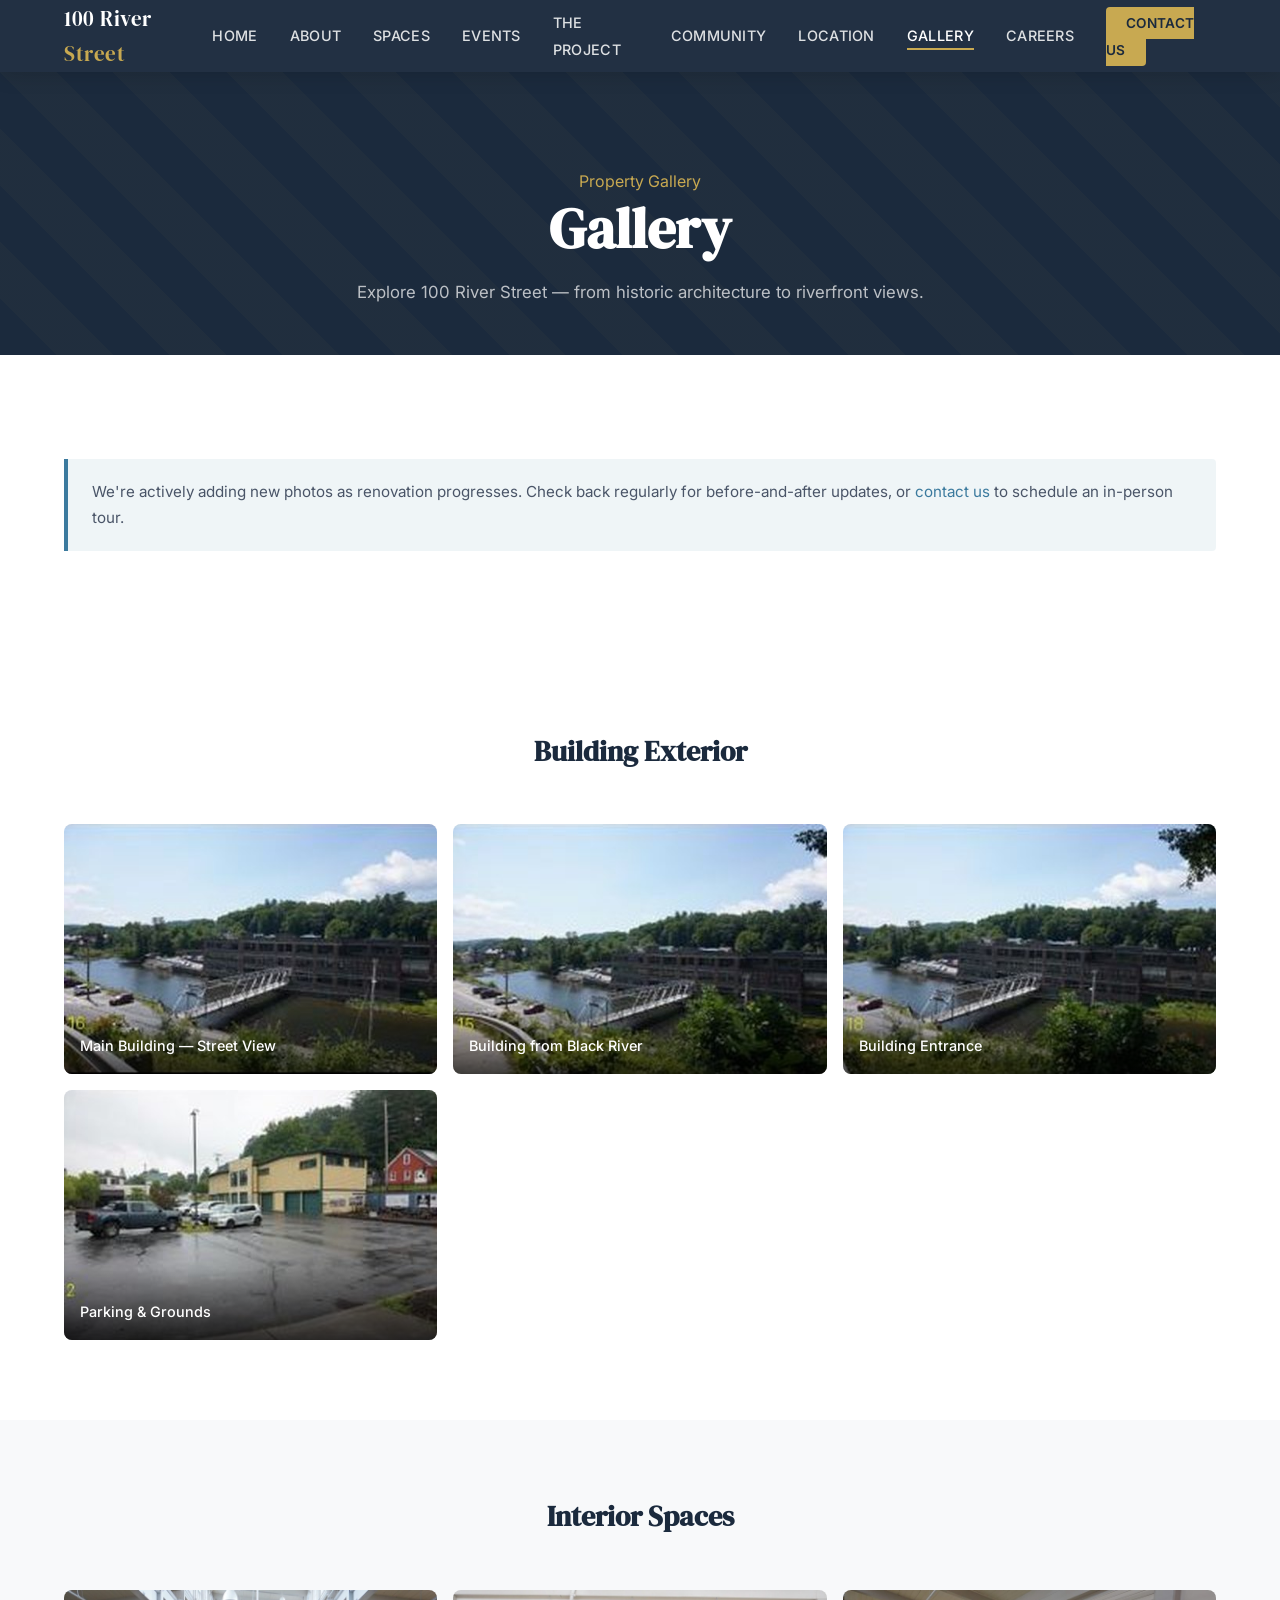
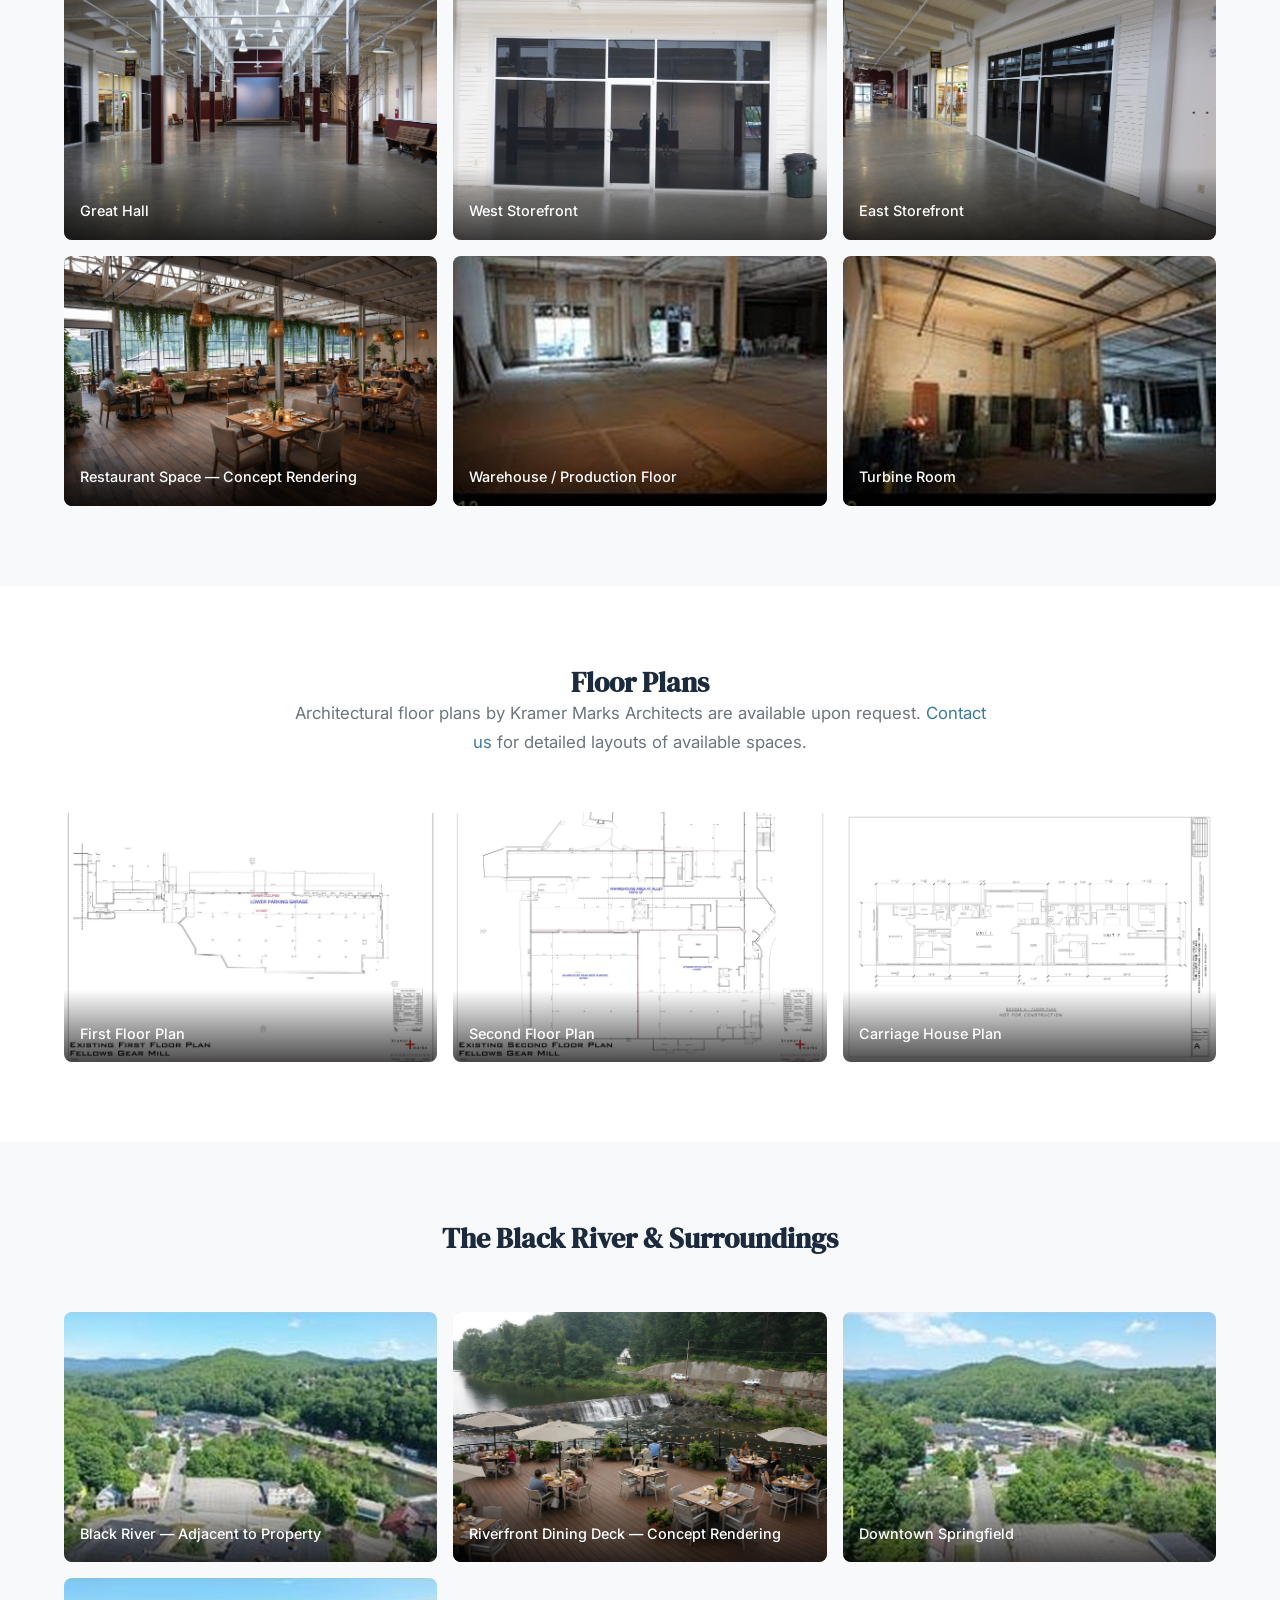
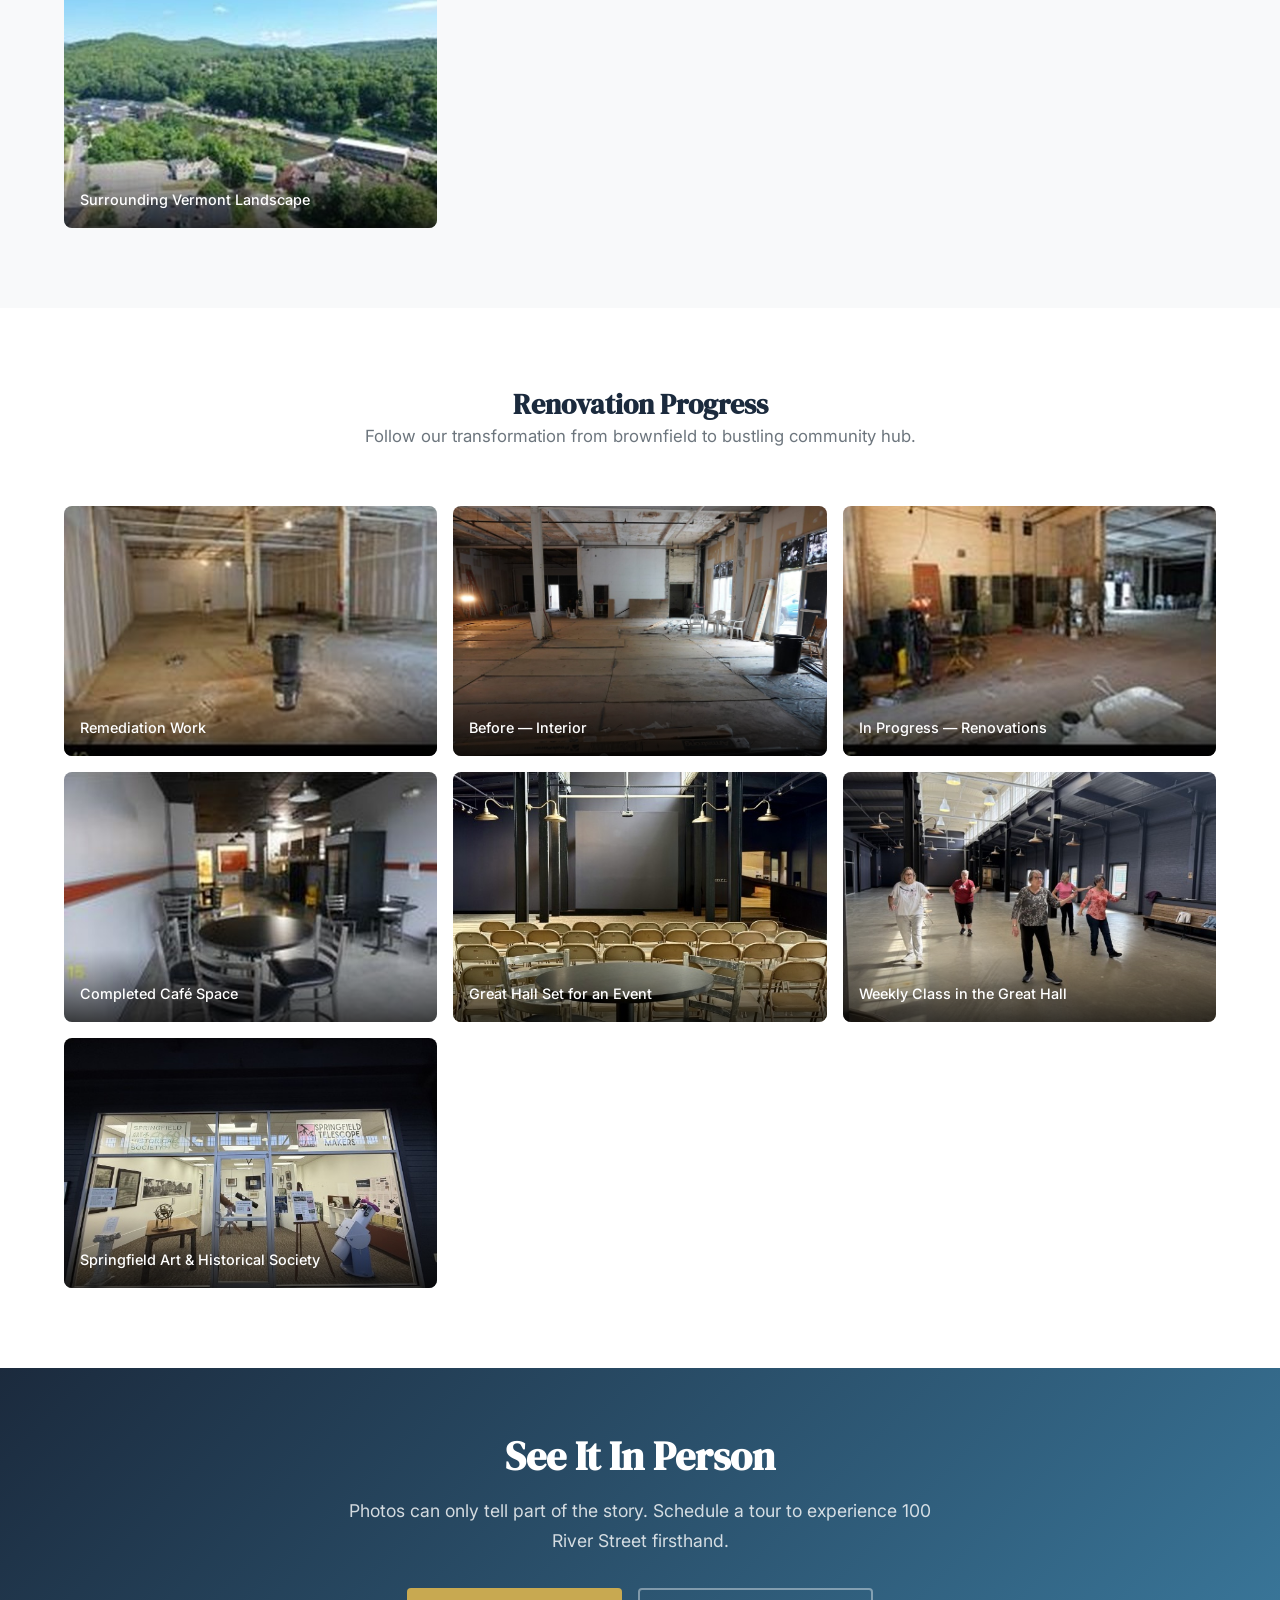
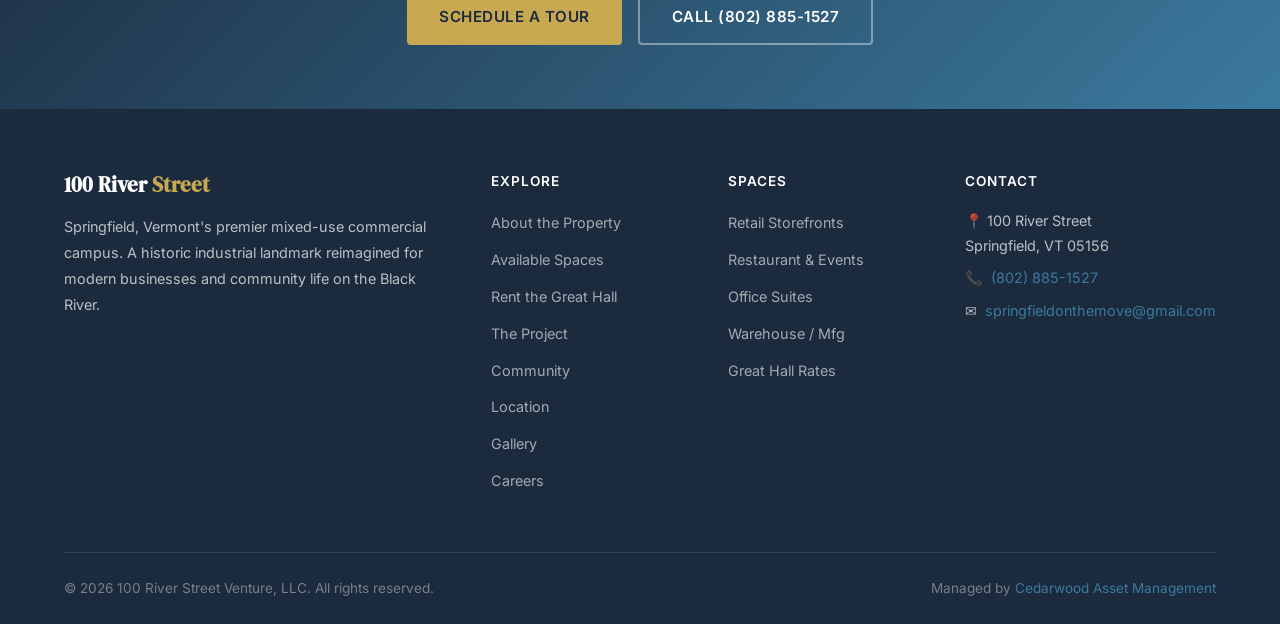
<file: gallery.html>
<!DOCTYPE html>
<html lang="en">
<head>
  <meta charset="UTF-8">
  <meta name="viewport" content="width=device-width, initial-scale=1.0">
  <title>Gallery | 100 River Street — Springfield, VT</title>
  <meta name="description" content="Photo gallery of 100 River Street in Springfield, Vermont. Explore the historic building, interior spaces, floor plans, Black River views, and renovation progress.">
  <meta name="keywords" content="100 River Street photos, Springfield VT commercial property gallery, Fellows Gear Shaper building, Black River Springfield Vermont, renovation progress">

  <!-- Open Graph -->
  <meta property="og:title" content="Gallery | 100 River Street — Springfield, VT">
  <meta property="og:description" content="Explore 100 River Street — from historic architecture to riverfront views. Photos of the building, interior spaces, and renovation progress.">
  <meta property="og:type" content="website">
  <meta property="og:url" content="https://100riverstreet.com/gallery.html">
  <meta property="og:image" content="https://100riverstreet.com/images/og-image.jpg">
  <meta property="og:locale" content="en_US">

  <!-- Canonical -->
  <link rel="canonical" href="https://100riverstreet.com/gallery.html">

  <!-- Fonts -->
  <link rel="preconnect" href="https://fonts.googleapis.com">
  <link rel="preconnect" href="https://fonts.gstatic.com" crossorigin>
  <link href="https://fonts.googleapis.com/css2?family=DM+Serif+Display&family=Inter:wght@400;500;600;700&display=swap" rel="stylesheet">

  <!-- Styles -->
  <link rel="stylesheet" href="css/style.css">
</head>
<body>

  <!-- Navigation -->
  <nav class="site-nav" role="navigation" aria-label="Main navigation">
    <div class="nav-inner">
      <div class="nav-logo">
        <a href="index.html">100 River <span class="logo-accent">Street</span></a>
      </div>
      <button class="nav-toggle" aria-label="Toggle navigation">
        <span></span><span></span><span></span>
      </button>
      <ul class="nav-links">
        <li><a href="index.html">Home</a></li>
        <li><a href="about.html">About</a></li>
        <li><a href="spaces.html">Spaces</a></li>
        <li><a href="events.html">Events</a></li>
        <li><a href="project.html">The Project</a></li>
        <li><a href="community.html">Community</a></li>
            <li><a href="location.html">Location</a></li>
        <li><a href="gallery.html" class="active">Gallery</a></li>
        <li><a href="careers.html">Careers</a></li>
        <li><a href="contact.html" class="nav-cta">Contact Us</a></li>
      </ul>
    </div>
  </nav>

  <!-- Page Header -->
  <section class="page-header">
    <div class="container">
      <span class="section-label">Property Gallery</span>
      <h1>Gallery</h1>
      <p>Explore 100 River Street — from historic architecture to riverfront views.</p>
    </div>
  </section>

  <!-- Info Box -->
  <section class="section">
    <div class="container">
      <div class="info-box fade-in">
        <p>We're actively adding new photos as renovation progresses. Check back regularly for before-and-after updates, or <a href="contact.html">contact us</a> to schedule an in-person tour.</p>
      </div>
    </div>
  </section>

  <!-- Section 1: Building Exterior -->
  <section class="section">
    <div class="container">
      <div class="section-header">
        <h3>Building Exterior</h3>
      </div>
      <div class="gallery-grid fade-in">
        <div class="gallery-item">
          <img src="images/building-street-view.jpg" alt="Main building from River Street" loading="lazy" style="width:100%;height:100%;object-fit:cover;display:block;">
          <div class="gallery-caption">Main Building — Street View</div>
        </div>
        <div class="gallery-item">
          <img src="images/building-from-river.jpg" alt="The building from across the Black River" loading="lazy" style="width:100%;height:100%;object-fit:cover;display:block;">
          <div class="gallery-caption">Building from Black River</div>
        </div>
        <div class="gallery-item">
          <img src="images/building-bridge.jpg" alt="Building and bridge entrance approach" loading="lazy" style="width:100%;height:100%;object-fit:cover;display:block;">
          <div class="gallery-caption">Building Entrance</div>
        </div>
        <div class="gallery-item">
          <img src="images/carriage-parking.jpg" alt="Parking and grounds" loading="lazy" style="width:100%;height:100%;object-fit:cover;display:block;">
          <div class="gallery-caption">Parking &amp; Grounds</div>
        </div>
      </div>
    </div>
  </section>

  <!-- Section 2: Interior Spaces -->
  <section class="section section-alt">
    <div class="container">
      <div class="section-header">
        <h3>Interior Spaces</h3>
      </div>
      <div class="gallery-grid fade-in">
        <div class="gallery-item">
          <img src="images/great-hall.jpg" alt="The Great Hall at 100 River Street" loading="lazy" style="width:100%;height:100%;object-fit:cover;display:block;">
          <div class="gallery-caption">Great Hall</div>
        </div>
        <div class="gallery-item">
          <img src="images/storefront-glass.jpg" alt="West storefront glass frontage" loading="lazy" style="width:100%;height:100%;object-fit:cover;display:block;">
          <div class="gallery-caption">West Storefront</div>
        </div>
        <div class="gallery-item">
          <img src="images/great-hall-storefronts.jpg" alt="Storefronts along the Great Hall" loading="lazy" style="width:100%;height:100%;object-fit:cover;display:block;">
          <div class="gallery-caption">East Storefront</div>
        </div>
        <div class="gallery-item">
          <img src="images/render-restaurant.jpg" alt="Riverfront restaurant space — concept rendering" loading="lazy" style="width:100%;height:100%;object-fit:cover;display:block;">
          <div class="gallery-caption">Restaurant Space — Concept Rendering</div>
        </div>
        <div class="gallery-item">
          <img src="images/warehouse-floor-1.jpg" alt="Warehouse and production floor" loading="lazy" style="width:100%;height:100%;object-fit:cover;display:block;">
          <div class="gallery-caption">Warehouse / Production Floor</div>
        </div>
        <div class="gallery-item">
          <img src="images/turbine-room-1.jpg" alt="Industrial interior near the turbine room" loading="lazy" style="width:100%;height:100%;object-fit:cover;display:block;">
          <div class="gallery-caption">Turbine Room</div>
        </div>
      </div>
    </div>
  </section>

  <!-- Section 3: Floor Plans -->
  <section class="section">
    <div class="container">
      <div class="section-header">
        <h3>Floor Plans</h3>
        <p>Architectural floor plans by Kramer Marks Architects are available upon request. <a href="contact.html">Contact us</a> for detailed layouts of available spaces.</p>
      </div>
      <div class="gallery-grid fade-in">
        <div class="gallery-item">
          <img src="images/first-floor-plan.jpg" alt="Existing first floor plan — Fellows Gear Mill (Kramer Marks Architects)" loading="lazy" style="width:100%;height:100%;object-fit:cover;display:block;">
          <div class="gallery-caption">First Floor Plan</div>
        </div>
        <div class="gallery-item">
          <img src="images/second-floor-plan.jpg" alt="Existing second floor plan" loading="lazy" style="width:100%;height:100%;object-fit:cover;display:block;">
          <div class="gallery-caption">Second Floor Plan</div>
        </div>
        <div class="gallery-item">
          <img src="images/carriage-house-plan.jpg" alt="Carriage House concept plan — Scheme A (July 2026)" loading="lazy" style="width:100%;height:100%;object-fit:cover;display:block;">
          <div class="gallery-caption">Carriage House Plan</div>
        </div>
      </div>
    </div>
  </section>

  <!-- Section 4: The Black River & Surroundings -->
  <section class="section section-alt">
    <div class="container">
      <div class="section-header">
        <h3>The Black River &amp; Surroundings</h3>
      </div>
      <div class="gallery-grid fade-in">
        <div class="gallery-item">
          <img src="images/river-town-aerial.jpg" alt="The Black River adjacent to the property" loading="lazy" style="width:100%;height:100%;object-fit:cover;display:block;">
          <div class="gallery-caption">Black River — Adjacent to Property</div>
        </div>
        <div class="gallery-item">
          <img src="images/render-riverfront-deck.jpg" alt="Riverfront dining deck over the Black River — concept rendering" loading="lazy" style="width:100%;height:100%;object-fit:cover;display:block;">
          <div class="gallery-caption">Riverfront Dining Deck — Concept Rendering</div>
        </div>
        <div class="gallery-item">
          <img src="images/downtown-springfield-1.jpg" alt="Downtown Springfield, Vermont" loading="lazy" style="width:100%;height:100%;object-fit:cover;display:block;">
          <div class="gallery-caption">Downtown Springfield</div>
        </div>
        <div class="gallery-item">
          <img src="images/vermont-landscape.jpg" alt="Surrounding Vermont hills" loading="lazy" style="width:100%;height:100%;object-fit:cover;display:block;">
          <div class="gallery-caption">Surrounding Vermont Landscape</div>
        </div>
      </div>
    </div>
  </section>

  <!-- Section 5: Renovation Progress -->
  <section class="section">
    <div class="container">
      <div class="section-header">
        <h3>Renovation Progress</h3>
        <p>Follow our transformation from brownfield to bustling community hub.</p>
      </div>
      <div class="gallery-grid fade-in">
        <div class="gallery-item">
          <img src="images/remediation-1.jpg" alt="Remediation work in progress" loading="lazy" style="width:100%;height:100%;object-fit:cover;display:block;">
          <div class="gallery-caption">Remediation Work</div>
        </div>
        <div class="gallery-item">
          <img src="images/interior-before.jpg" alt="Interior space before renovation" loading="lazy" style="width:100%;height:100%;object-fit:cover;display:block;">
          <div class="gallery-caption">Before — Interior</div>
        </div>
        <div class="gallery-item">
          <img src="images/reno-in-progress.jpg" alt="Renovation work in progress" loading="lazy" style="width:100%;height:100%;object-fit:cover;display:block;">
          <div class="gallery-caption">In Progress — Renovations</div>
        </div>
        <div class="gallery-item">
          <img src="images/cafe-finished.jpg" alt="Completed cafe space" loading="lazy" style="width:100%;height:100%;object-fit:cover;display:block;">
          <div class="gallery-caption">Completed Café Space</div>
        </div>
        <div class="gallery-item">
          <img src="images/event-setup-2026.jpg" alt="Great Hall set for an event" loading="lazy" style="width:100%;height:100%;object-fit:cover;display:block;">
          <div class="gallery-caption">Great Hall Set for an Event</div>
        </div>
        <div class="gallery-item">
          <img src="images/great-hall-class-2026.jpg" alt="A weekly class in the Great Hall" loading="lazy" style="width:100%;height:100%;object-fit:cover;display:block;">
          <div class="gallery-caption">Weekly Class in the Great Hall</div>
        </div>
        <div class="gallery-item">
          <img src="images/historical-society-storefront-2026.jpg" alt="Springfield Art and Historical Society storefront" loading="lazy" style="width:100%;height:100%;object-fit:cover;display:block;">
          <div class="gallery-caption">Springfield Art &amp; Historical Society</div>
        </div>
      </div>
    </div>
  </section>

  <!-- CTA Banner -->
  <section class="cta-banner">
    <div class="container">
      <h2>See It In Person</h2>
      <p>Photos can only tell part of the story. Schedule a tour to experience 100 River Street firsthand.</p>
      <div class="btn-group" style="justify-content:center;">
        <a href="contact.html" class="btn btn-primary">Schedule a Tour</a>
        <a href="tel:+18028851527" class="btn btn-outline">Call (802) 885-1527</a>
      </div>
    </div>
  </section>

  <!-- Footer -->
  <footer class="site-footer">
    <div class="container">
      <div class="footer-grid">
        <div class="footer-brand">
          <h3>100 River <span class="text-gold">Street</span></h3>
          <p>Springfield, Vermont's premier mixed-use commercial campus. A historic industrial landmark reimagined for modern businesses and community life on the Black River.</p>
        </div>
        <div>
          <h4>Explore</h4>
          <ul class="footer-links">
            <li><a href="about.html">About the Property</a></li>
            <li><a href="spaces.html">Available Spaces</a></li>
            <li><a href="events.html">Rent the Great Hall</a></li>
            <li><a href="project.html">The Project</a></li>
            <li><a href="community.html">Community</a></li>
            <li><a href="location.html">Location</a></li>
            <li><a href="gallery.html">Gallery</a></li>
            <li><a href="careers.html">Careers</a></li>
          </ul>
        </div>
        <div>
          <h4>Spaces</h4>
          <ul class="footer-links">
            <li><a href="spaces.html#retail">Retail Storefronts</a></li>
            <li><a href="spaces.html#restaurant">Restaurant &amp; Events</a></li>
            <li><a href="spaces.html#office">Office Suites</a></li>
            <li><a href="spaces.html#warehouse">Warehouse / Mfg</a></li>
            <li><a href="events.html#rates">Great Hall Rates</a></li>
          </ul>
        </div>
        <div class="footer-contact">
          <h4>Contact</h4>
          <p>&#128205; 100 River Street<br>Springfield, VT 05156</p>
          <p>&#128222; <a href="tel:+18028851527">(802) 885-1527</a></p>
          <p>&#9993; <a href="mailto:springfieldonthemove@gmail.com">springfieldonthemove@gmail.com</a></p>
        </div>
      </div>
      <div class="footer-bottom">
        <span>&copy; 2026 100 River Street Venture, LLC. All rights reserved.</span>
        <span>Managed by <a href="https://cedarwam.com" target="_blank" rel="noopener">Cedarwood Asset Management</a></span>
      </div>
    </div>
  </footer>

  <script src="js/main.js"></script>
</body>
</html>
</file>
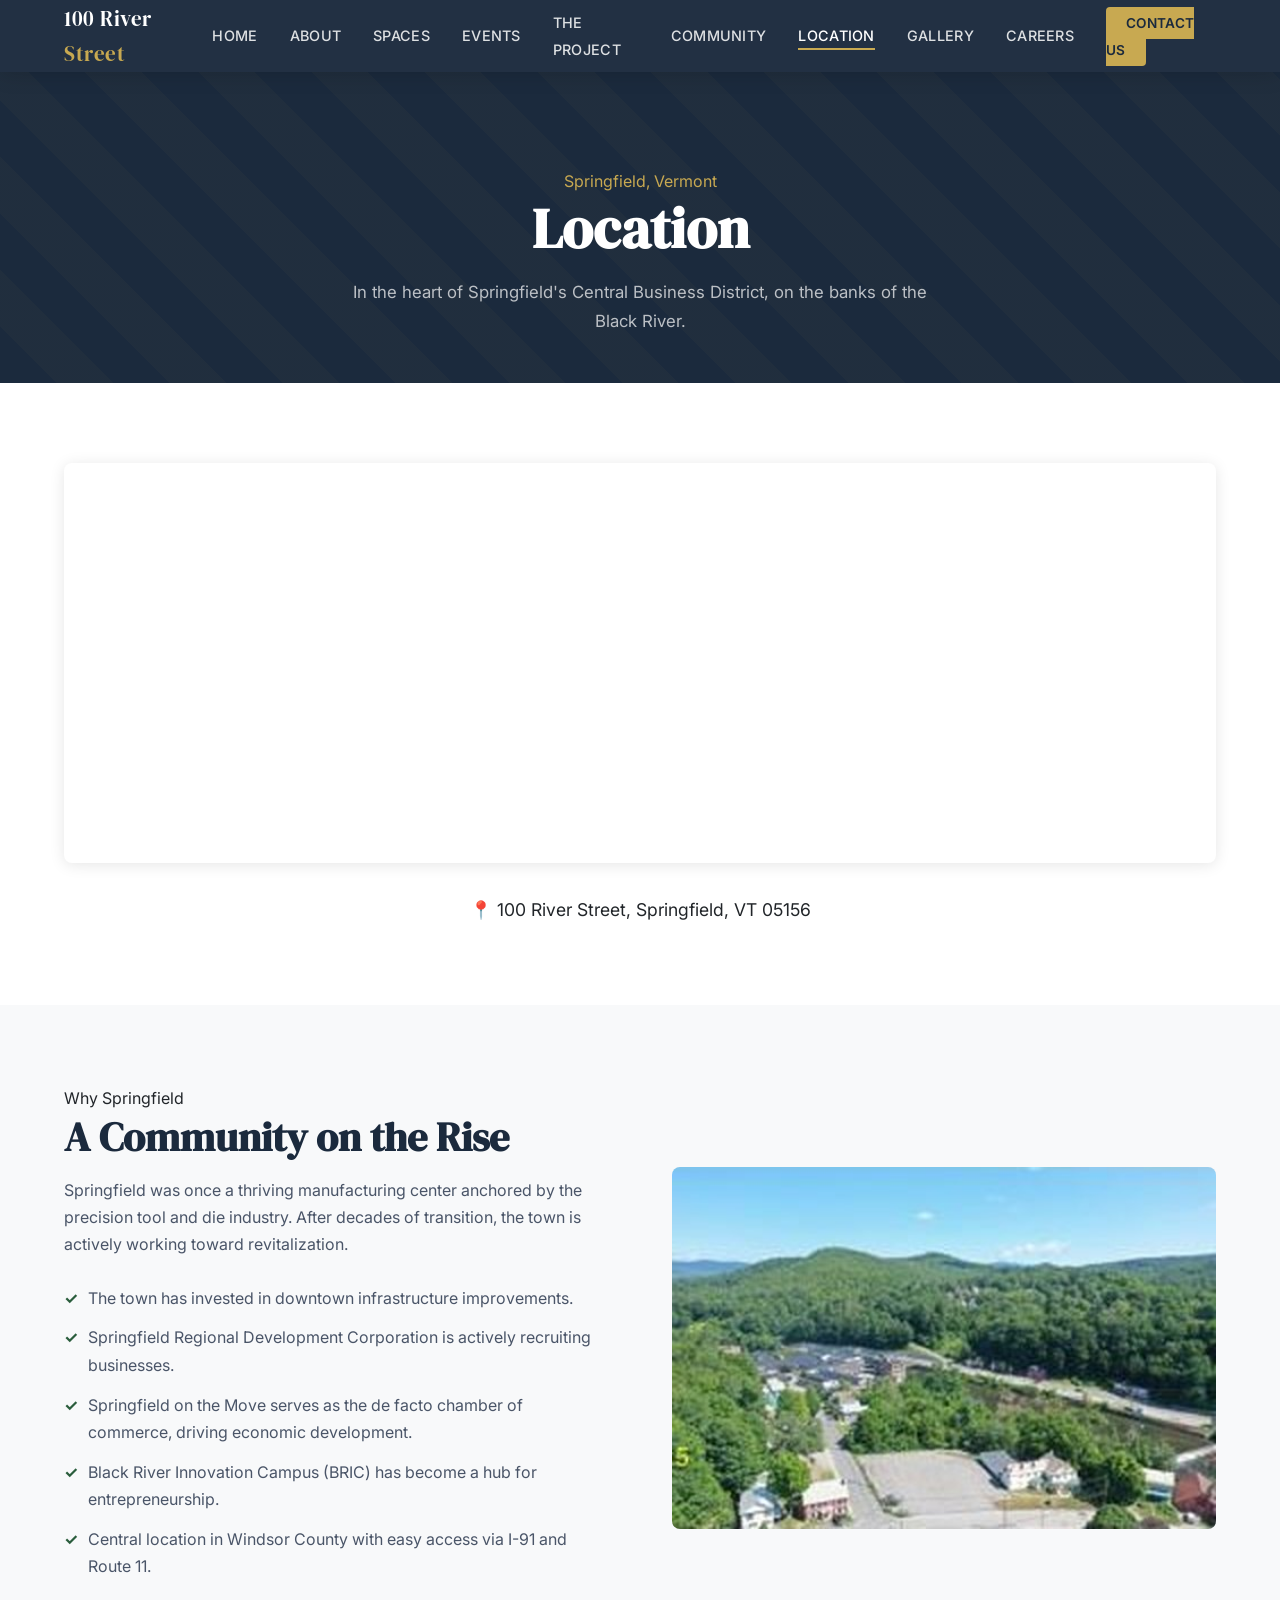
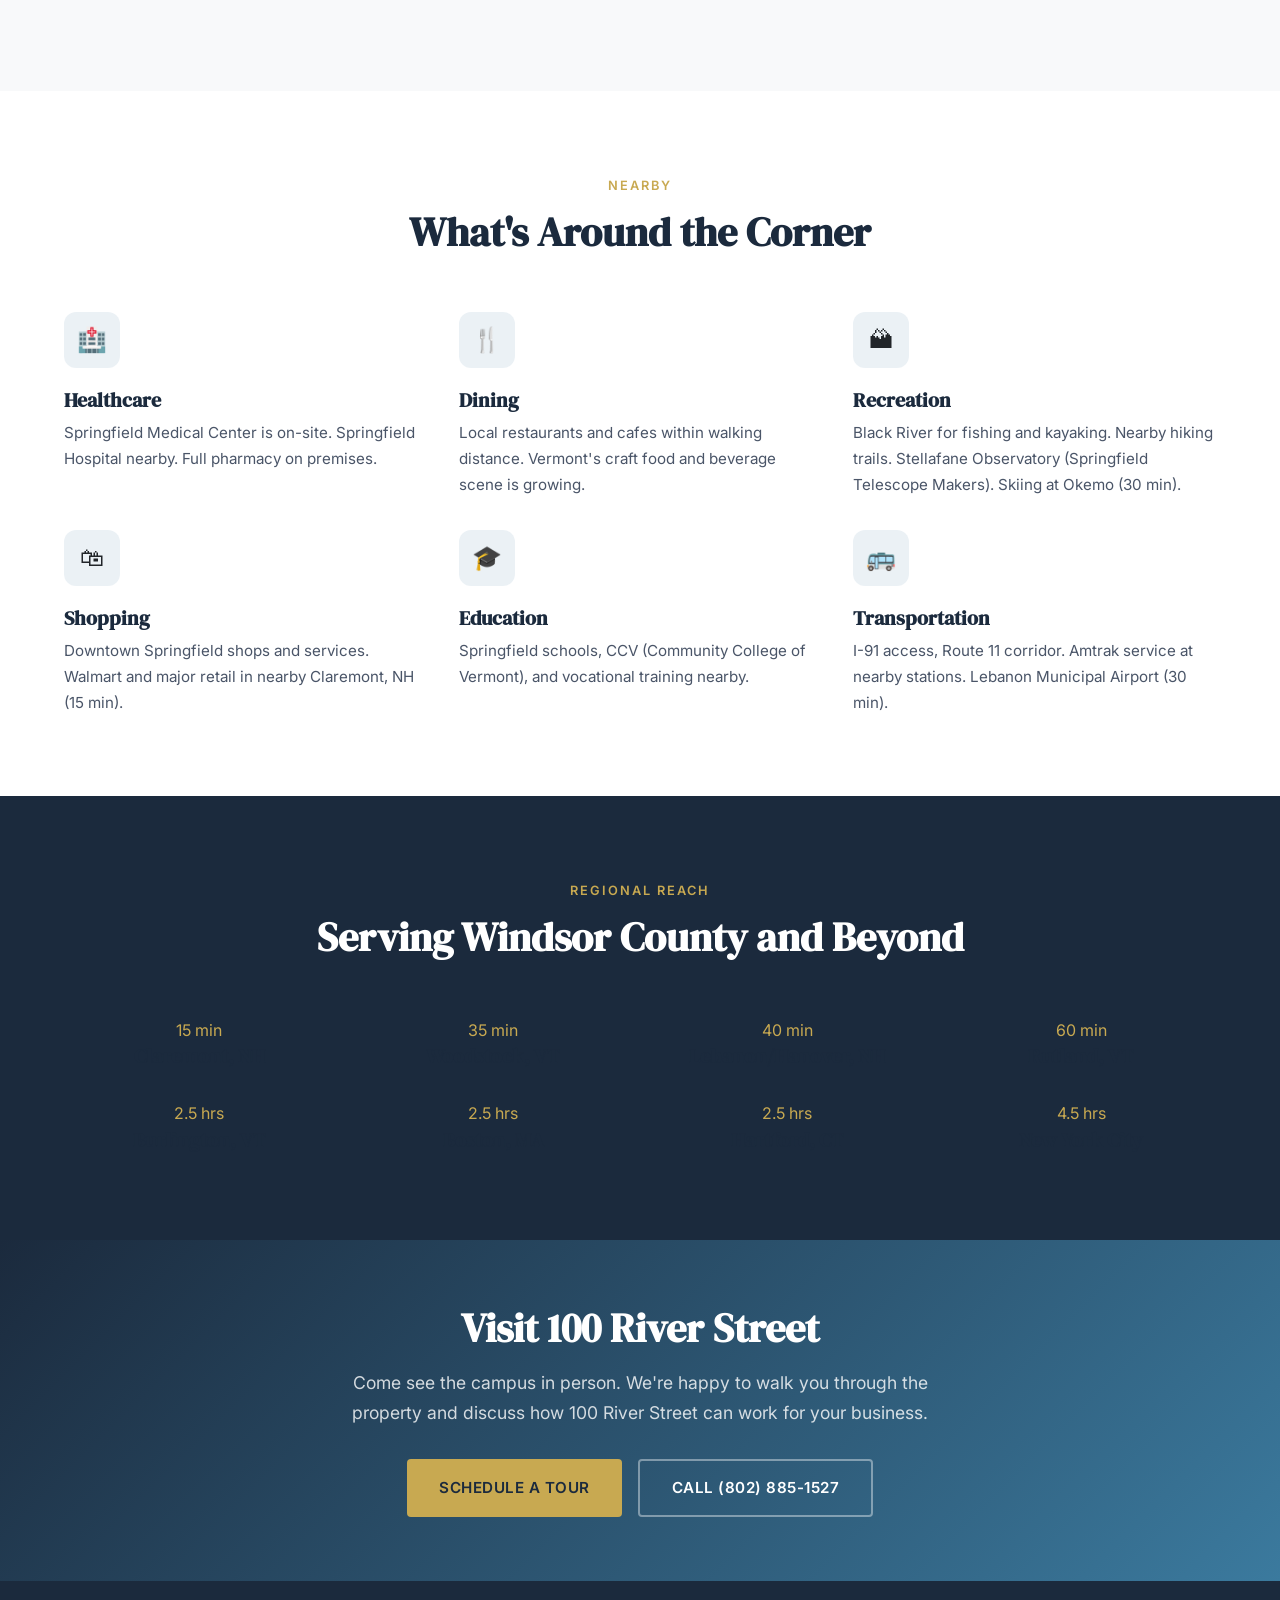
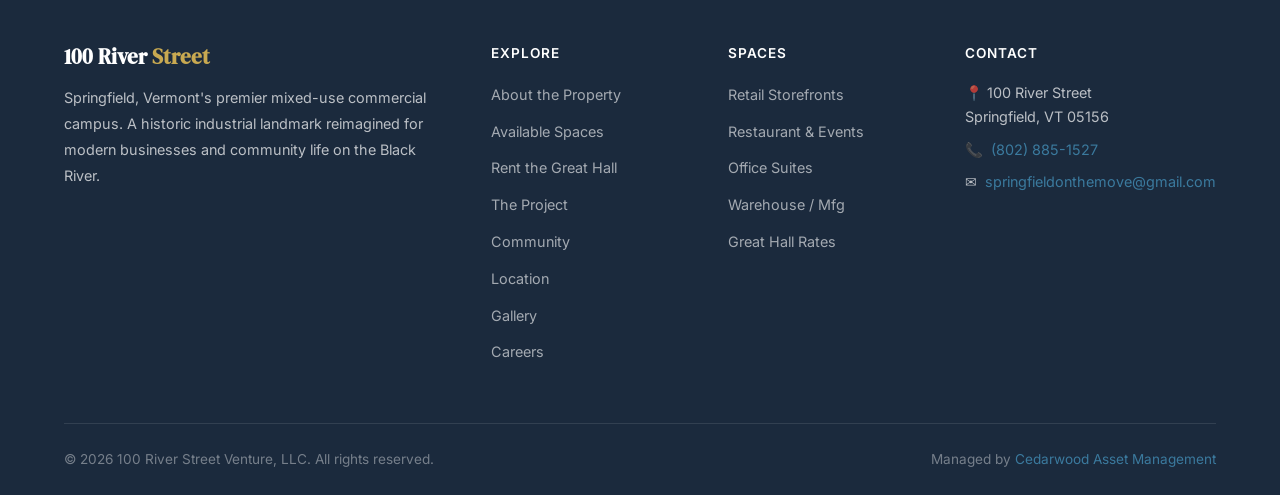
<file: location.html>
<!DOCTYPE html>
<html lang="en">
<head>
  <meta charset="UTF-8">
  <meta name="viewport" content="width=device-width, initial-scale=1.0">
  <title>Location | 100 River Street — Springfield, Vermont</title>
  <meta name="description" content="100 River Street is located in the heart of Springfield, Vermont's Central Business District on the banks of the Black River. Easy access via I-91 and Route 11.">
  <meta name="keywords" content="100 River Street location, Springfield Vermont, Windsor County, Black River, commercial space Springfield VT, Central Business District Springfield">

  <!-- Open Graph -->
  <meta property="og:title" content="Location | 100 River Street — Springfield, VT">
  <meta property="og:description" content="In the heart of Springfield's Central Business District, on the banks of the Black River. Easy access via I-91 and Route 11.">
  <meta property="og:type" content="website">
  <meta property="og:url" content="https://100riverstreet.com/location.html">
  <meta property="og:image" content="https://100riverstreet.com/images/og-image.jpg">
  <meta property="og:locale" content="en_US">

  <!-- Twitter Card -->
  <meta name="twitter:card" content="summary_large_image">
  <meta name="twitter:title" content="Location | 100 River Street — Springfield, VT">
  <meta name="twitter:description" content="In the heart of Springfield's Central Business District, on the banks of the Black River.">

  <!-- Canonical -->
  <link rel="canonical" href="https://100riverstreet.com/location.html">

  <!-- Fonts -->
  <link rel="preconnect" href="https://fonts.googleapis.com">
  <link rel="preconnect" href="https://fonts.gstatic.com" crossorigin>
  <link href="https://fonts.googleapis.com/css2?family=DM+Serif+Display&family=Inter:wght@400;500;600;700&display=swap" rel="stylesheet">

  <!-- Styles -->
  <link rel="stylesheet" href="css/style.css">
</head>
<body>

  <!-- Navigation -->
  <nav class="site-nav" role="navigation" aria-label="Main navigation">
    <div class="nav-inner">
      <div class="nav-logo">
        <a href="index.html">100 River <span class="logo-accent">Street</span></a>
      </div>
      <button class="nav-toggle" aria-label="Toggle navigation">
        <span></span><span></span><span></span>
      </button>
      <ul class="nav-links">
        <li><a href="index.html">Home</a></li>
        <li><a href="about.html">About</a></li>
        <li><a href="spaces.html">Spaces</a></li>
        <li><a href="events.html">Events</a></li>
        <li><a href="project.html">The Project</a></li>
        <li><a href="community.html">Community</a></li>
        <li><a href="location.html" class="active">Location</a></li>
        <li><a href="gallery.html">Gallery</a></li>
        <li><a href="careers.html">Careers</a></li>
        <li><a href="contact.html" class="nav-cta">Contact Us</a></li>
      </ul>
    </div>
  </nav>

  <!-- Page Header -->
  <section class="page-header">
    <div class="container">
      <span class="section-label">Springfield, Vermont</span>
      <h1>Location</h1>
      <p>In the heart of Springfield's Central Business District, on the banks of the Black River.</p>
    </div>
  </section>

  <!-- Map Section -->
  <section class="section">
    <div class="container">
      <div class="map-container fade-in">
        <iframe
          src="https://www.google.com/maps/embed?pb=!1m18!1m12!1m3!1d2875.5!2d-72.484!3d43.298!2m3!1f0!2f0!3f0!3m2!1i1024!2i768!4f13.1!3m3!1m2!1s0x0%3A0x0!2zNDPCsDE3JzUzLjMiTiA3MsKwMjknMDAuMyJX!5e0!3m2!1sen!2sus!4v1"
          width="100%"
          height="450"
          style="border:0;"
          allowfullscreen=""
          loading="lazy"
          referrerpolicy="no-referrer-when-downgrade"
          title="Map of 100 River Street, Springfield, VT">
        </iframe>
      </div>
      <p class="text-center mt-2" style="font-size:1.1rem; color:var(--text-light);">&#128205; 100 River Street, Springfield, VT 05156</p>
    </div>
  </section>

  <!-- Why Springfield -->
  <section class="section section-alt">
    <div class="container">
      <div class="split fade-in">
        <div class="split-content">
          <span class="section-label">Why Springfield</span>
          <h2>A Community on the Rise</h2>
          <p>Springfield was once a thriving manufacturing center anchored by the precision tool and die industry. After decades of transition, the town is actively working toward revitalization.</p>
          <ul>
            <li>The town has invested in downtown infrastructure improvements.</li>
            <li>Springfield Regional Development Corporation is actively recruiting businesses.</li>
            <li>Springfield on the Move serves as the de facto chamber of commerce, driving economic development.</li>
            <li>Black River Innovation Campus (BRIC) has become a hub for entrepreneurship.</li>
            <li>Central location in Windsor County with easy access via I-91 and Route 11.</li>
          </ul>
        </div>
        <div class="split-image">
          <!-- PHOTO INSTRUCTION: Insert photo of downtown Springfield, VT -->
          <img src="images/downtown-springfield-2.jpg" alt="Downtown Springfield, Vermont" loading="lazy" style="width:100%;height:100%;object-fit:cover;display:block;">
        </div>
      </div>
    </div>
  </section>

  <!-- Nearby Amenities -->
  <section class="section">
    <div class="container">
      <div class="section-header">
        <span class="section-label">Nearby</span>
        <h2>What's Around the Corner</h2>
      </div>
      <div class="grid-3 fade-in">
        <div class="feature">
          <div class="feature-icon">&#127973;</div>
          <h4>Healthcare</h4>
          <p>Springfield Medical Center is on-site. Springfield Hospital nearby. Full pharmacy on premises.</p>
        </div>
        <div class="feature">
          <div class="feature-icon">&#127860;</div>
          <h4>Dining</h4>
          <p>Local restaurants and cafes within walking distance. Vermont's craft food and beverage scene is growing.</p>
        </div>
        <div class="feature">
          <div class="feature-icon">&#127956;</div>
          <h4>Recreation</h4>
          <p>Black River for fishing and kayaking. Nearby hiking trails. Stellafane Observatory (Springfield Telescope Makers). Skiing at Okemo (30 min).</p>
        </div>
        <div class="feature">
          <div class="feature-icon">&#128717;</div>
          <h4>Shopping</h4>
          <p>Downtown Springfield shops and services. Walmart and major retail in nearby Claremont, NH (15 min).</p>
        </div>
        <div class="feature">
          <div class="feature-icon">&#127891;</div>
          <h4>Education</h4>
          <p>Springfield schools, CCV (Community College of Vermont), and vocational training nearby.</p>
        </div>
        <div class="feature">
          <div class="feature-icon">&#128652;</div>
          <h4>Transportation</h4>
          <p>I-91 access, Route 11 corridor. Amtrak service at nearby stations. Lebanon Municipal Airport (30 min).</p>
        </div>
      </div>
    </div>
  </section>

  <!-- Regional Reach -->
  <section class="section section-dark">
    <div class="container">
      <div class="section-header">
        <span class="section-label">Regional Reach</span>
        <h2>Serving Windsor County and Beyond</h2>
      </div>
      <div class="grid-4 fade-in">
        <div class="feature" style="text-align:center;">
          <div class="stat-number" style="color:var(--gold);">15 min</div>
          <h4>Claremont, NH</h4>
        </div>
        <div class="feature" style="text-align:center;">
          <div class="stat-number" style="color:var(--gold);">35 min</div>
          <h4>Woodstock, VT</h4>
        </div>
        <div class="feature" style="text-align:center;">
          <div class="stat-number" style="color:var(--gold);">40 min</div>
          <h4>Lebanon/Hanover, NH</h4>
        </div>
        <div class="feature" style="text-align:center;">
          <div class="stat-number" style="color:var(--gold);">60 min</div>
          <h4>Rutland, VT</h4>
        </div>
        <div class="feature" style="text-align:center;">
          <div class="stat-number" style="color:var(--gold);">2.5 hrs</div>
          <h4>Burlington, VT</h4>
        </div>
        <div class="feature" style="text-align:center;">
          <div class="stat-number" style="color:var(--gold);">2.5 hrs</div>
          <h4>Boston, MA</h4>
        </div>
        <div class="feature" style="text-align:center;">
          <div class="stat-number" style="color:var(--gold);">2.5 hrs</div>
          <h4>Hartford, CT</h4>
        </div>
        <div class="feature" style="text-align:center;">
          <div class="stat-number" style="color:var(--gold);">4.5 hrs</div>
          <h4>New York City</h4>
        </div>
      </div>
    </div>
  </section>

  <!-- CTA Banner -->
  <section class="cta-banner">
    <div class="container">
      <h2>Visit 100 River Street</h2>
      <p>Come see the campus in person. We're happy to walk you through the property and discuss how 100 River Street can work for your business.</p>
      <div class="btn-group" style="justify-content:center;">
        <a href="contact.html" class="btn btn-primary">Schedule a Tour</a>
        <a href="tel:+18028851527" class="btn btn-outline">Call (802) 885-1527</a>
      </div>
    </div>
  </section>

  <!-- Footer -->
  <footer class="site-footer">
    <div class="container">
      <div class="footer-grid">
        <div class="footer-brand">
          <h3>100 River <span class="text-gold">Street</span></h3>
          <p>Springfield, Vermont's premier mixed-use commercial campus. A historic industrial landmark reimagined for modern businesses and community life on the Black River.</p>
        </div>
        <div>
          <h4>Explore</h4>
          <ul class="footer-links">
            <li><a href="about.html">About the Property</a></li>
            <li><a href="spaces.html">Available Spaces</a></li>
            <li><a href="events.html">Rent the Great Hall</a></li>
            <li><a href="project.html">The Project</a></li>
            <li><a href="community.html">Community</a></li>
            <li><a href="location.html">Location</a></li>
            <li><a href="gallery.html">Gallery</a></li>
            <li><a href="careers.html">Careers</a></li>
          </ul>
        </div>
        <div>
          <h4>Spaces</h4>
          <ul class="footer-links">
            <li><a href="spaces.html#retail">Retail Storefronts</a></li>
            <li><a href="spaces.html#restaurant">Restaurant &amp; Events</a></li>
            <li><a href="spaces.html#office">Office Suites</a></li>
            <li><a href="spaces.html#warehouse">Warehouse / Mfg</a></li>
            <li><a href="events.html#rates">Great Hall Rates</a></li>
          </ul>
        </div>
        <div class="footer-contact">
          <h4>Contact</h4>
          <p>&#128205; 100 River Street<br>Springfield, VT 05156</p>
          <p>&#128222; <a href="tel:+18028851527">(802) 885-1527</a></p>
          <p>&#9993; <a href="mailto:springfieldonthemove@gmail.com">springfieldonthemove@gmail.com</a></p>
        </div>
      </div>
      <div class="footer-bottom">
        <span>&copy; 2026 100 River Street Venture, LLC. All rights reserved.</span>
        <span>Managed by <a href="https://cedarwam.com" target="_blank" rel="noopener">Cedarwood Asset Management</a></span>
      </div>
    </div>
  </footer>

  <script src="js/main.js"></script>
</body>
</html>
</file>
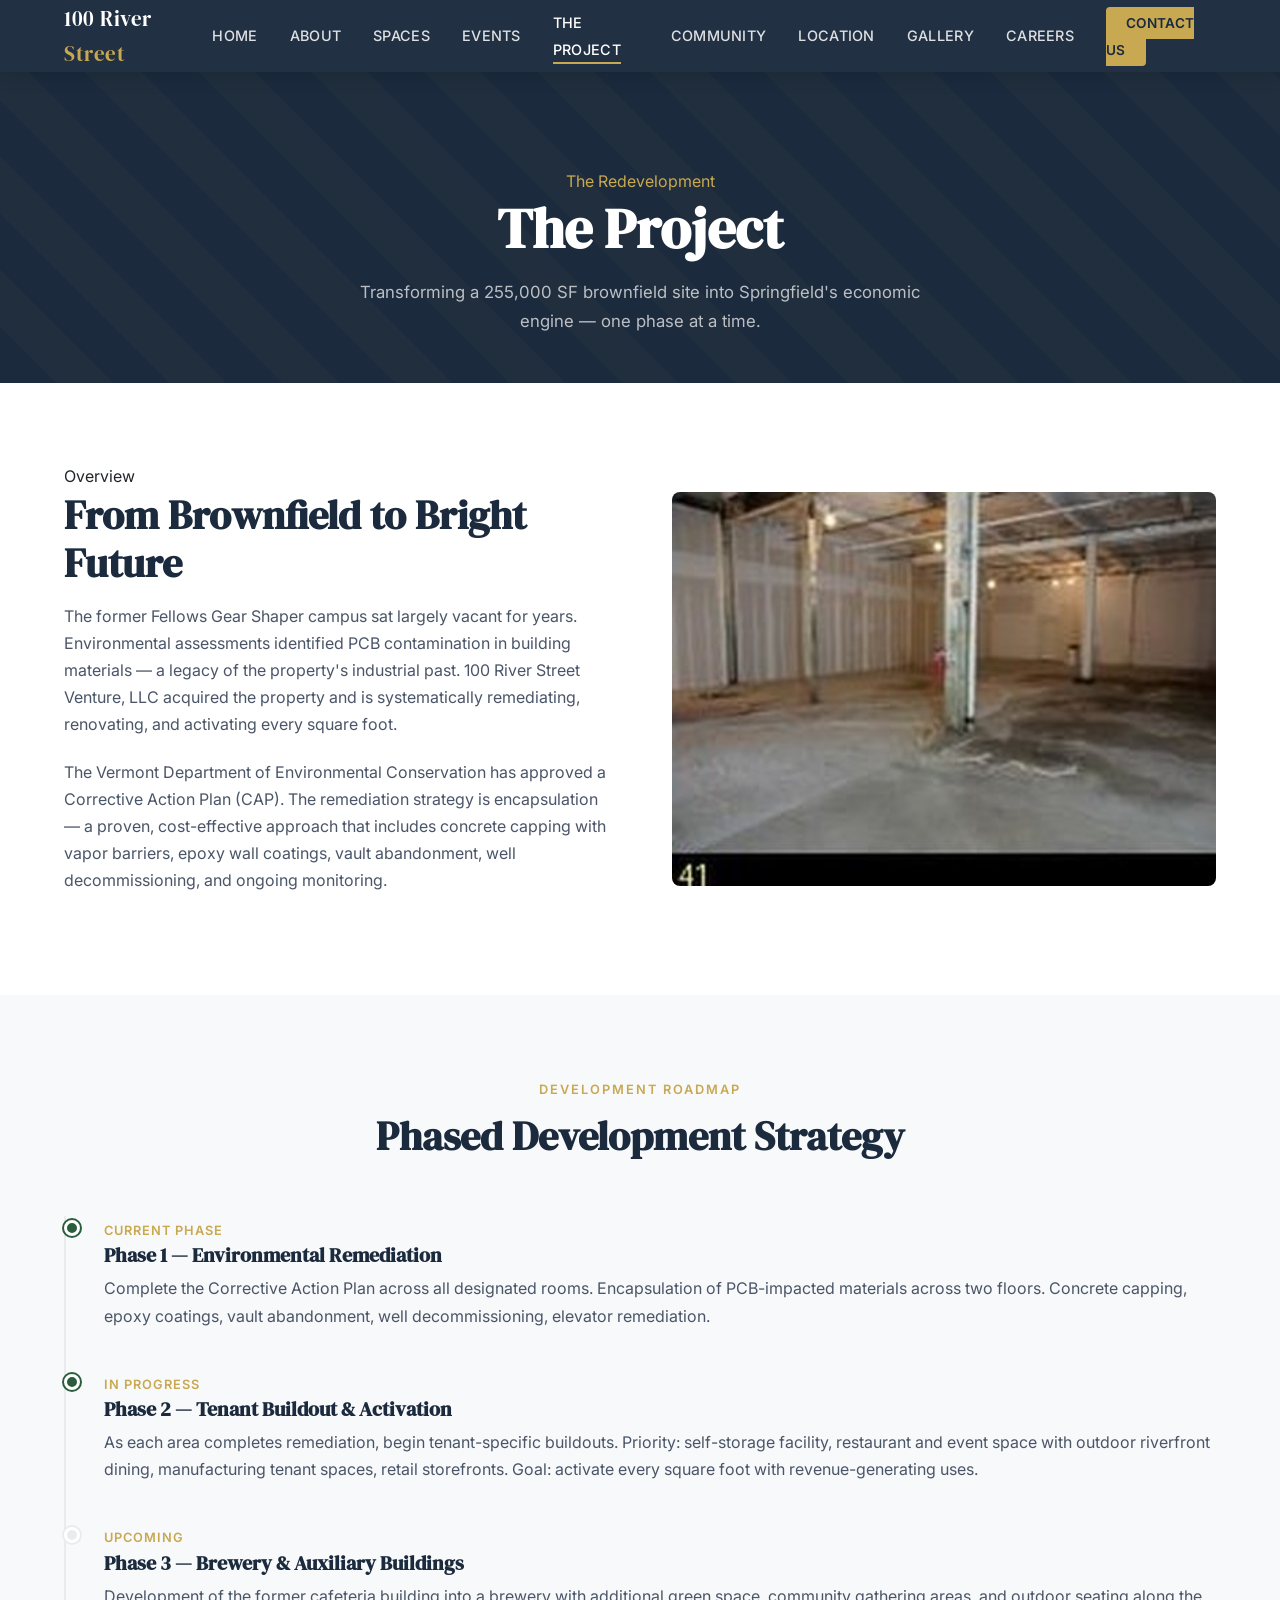
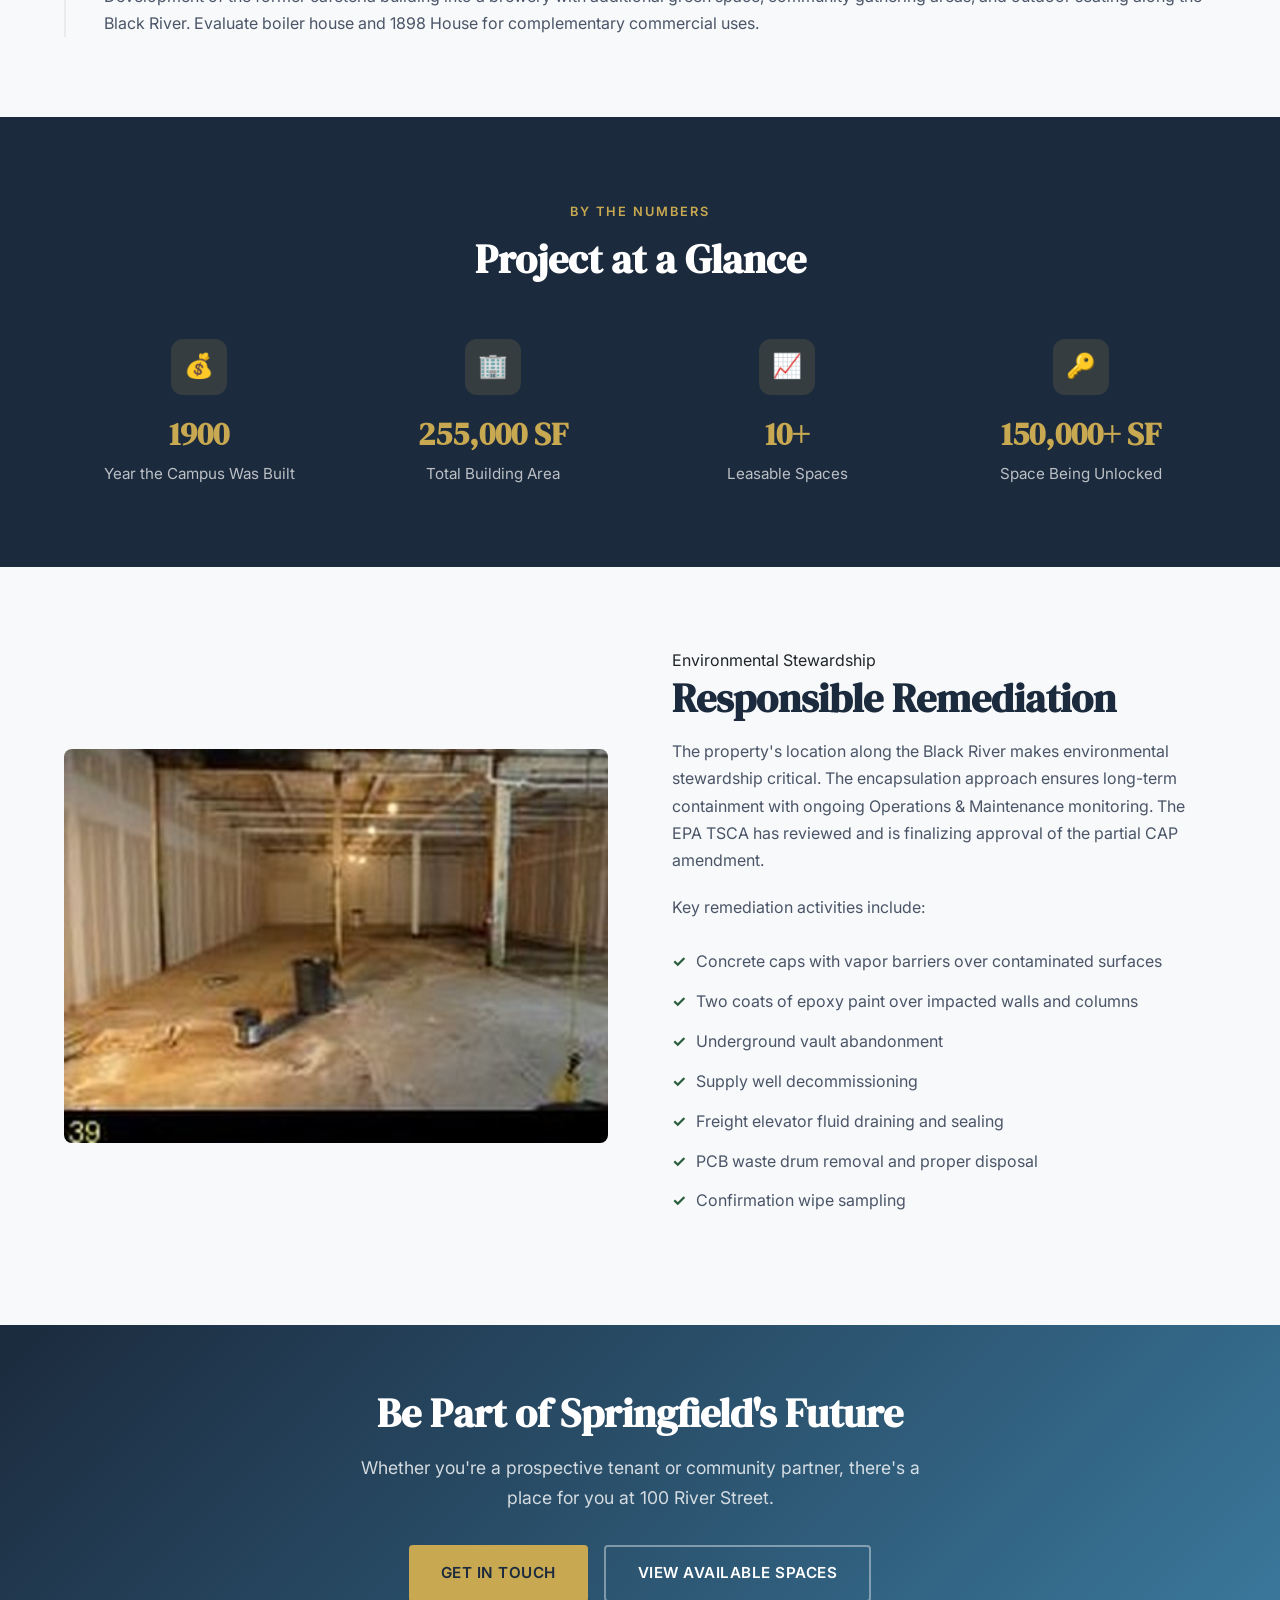
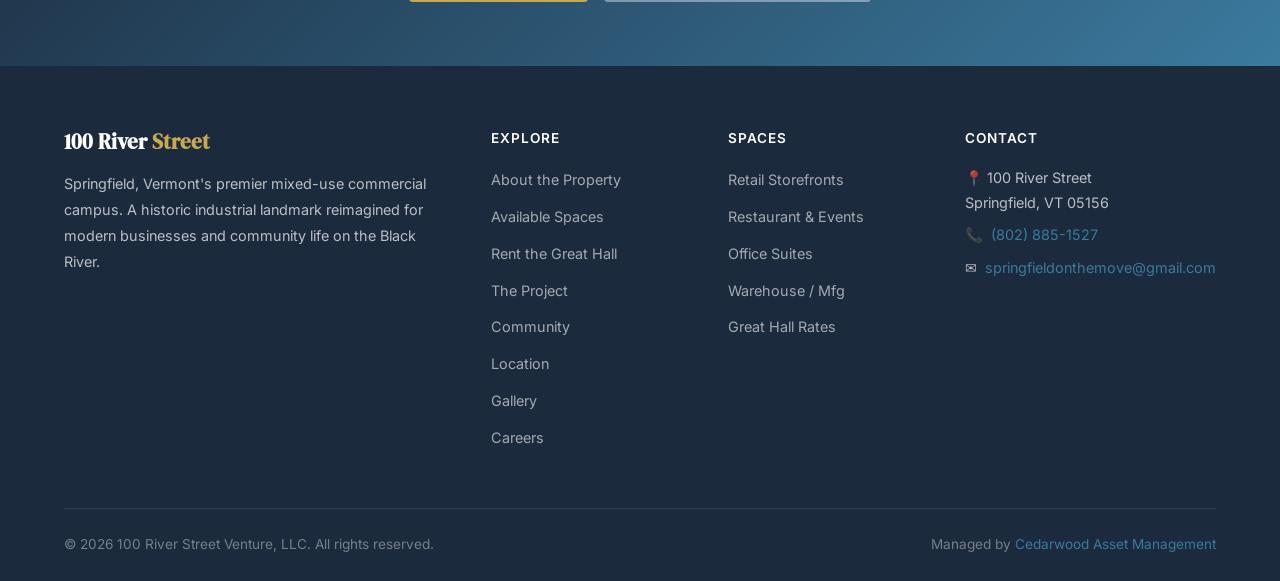
<file: project.html>
<!DOCTYPE html>
<html lang="en">
<head>
  <meta charset="UTF-8">
  <meta name="viewport" content="width=device-width, initial-scale=1.0">
  <title>The Project | 100 River Street — Springfield, VT</title>
  <meta name="description" content="The redevelopment of 100 River Street in Springfield, Vermont — phased environmental remediation, tenant buildout, and activation of a 255,000 SF brownfield site into a mixed-use economic engine.">
  <meta name="keywords" content="100 River Street redevelopment, Springfield VT brownfield, Fellows Gear Shaper remediation, PCB remediation Vermont, mixed-use development Springfield VT, commercial real estate Vermont">

  <!-- Open Graph -->
  <meta property="og:title" content="The Project | 100 River Street — Springfield, VT">
  <meta property="og:description" content="Transforming a 255,000 SF brownfield site into Springfield's economic engine — phased remediation, renovation, and activation.">
  <meta property="og:type" content="website">
  <meta property="og:url" content="https://100riverstreet.com/project.html">
  <meta property="og:image" content="https://100riverstreet.com/images/og-image.jpg">
  <meta property="og:locale" content="en_US">

  <!-- Canonical -->
  <link rel="canonical" href="https://100riverstreet.com/project.html">

  <!-- Fonts -->
  <link rel="preconnect" href="https://fonts.googleapis.com">
  <link rel="preconnect" href="https://fonts.gstatic.com" crossorigin>
  <link href="https://fonts.googleapis.com/css2?family=DM+Serif+Display&family=Inter:wght@400;500;600;700&display=swap" rel="stylesheet">

  <!-- Styles -->
  <link rel="stylesheet" href="css/style.css">
</head>
<body>

  <!-- Navigation -->
  <nav class="site-nav" role="navigation" aria-label="Main navigation">
    <div class="nav-inner">
      <div class="nav-logo">
        <a href="index.html">100 River <span class="logo-accent">Street</span></a>
      </div>
      <button class="nav-toggle" aria-label="Toggle navigation">
        <span></span><span></span><span></span>
      </button>
      <ul class="nav-links">
        <li><a href="index.html">Home</a></li>
        <li><a href="about.html">About</a></li>
        <li><a href="spaces.html">Spaces</a></li>
        <li><a href="events.html">Events</a></li>
        <li><a href="project.html" class="active">The Project</a></li>
        <li><a href="community.html">Community</a></li>
            <li><a href="location.html">Location</a></li>
        <li><a href="gallery.html">Gallery</a></li>
        <li><a href="careers.html">Careers</a></li>
        <li><a href="contact.html" class="nav-cta">Contact Us</a></li>
      </ul>
    </div>
  </nav>

  <!-- Page Header -->
  <section class="page-header">
    <div class="container">
      <span class="section-label">The Redevelopment</span>
      <h1>The Project</h1>
      <p>Transforming a 255,000 SF brownfield site into Springfield's economic engine &mdash; one phase at a time.</p>
    </div>
  </section>

  <!-- Section 1: Overview -->
  <section class="section">
    <div class="container">
      <div class="split fade-in">
        <div class="split-content">
          <span class="section-label">Overview</span>
          <h2>From Brownfield to Bright Future</h2>
          <p>The former Fellows Gear Shaper campus sat largely vacant for years. Environmental assessments identified PCB contamination in building materials &mdash; a legacy of the property's industrial past. 100 River Street Venture, LLC acquired the property and is systematically remediating, renovating, and activating every square foot.</p>
          <p>The Vermont Department of Environmental Conservation has approved a Corrective Action Plan (CAP). The remediation strategy is encapsulation &mdash; a proven, cost-effective approach that includes concrete capping with vapor barriers, epoxy wall coatings, vault abandonment, well decommissioning, and ongoing monitoring.</p>
        </div>
        <div class="split-image">
          <img src="images/remediation-2.jpg" alt="Environmental remediation in progress" loading="lazy" style="width:100%;height:100%;object-fit:cover;display:block;">
        </div>
      </div>
    </div>
  </section>

  <!-- Section 2: Development Phases -->
  <section class="section section-alt">
    <div class="container">
      <div class="section-header">
        <span class="section-label">Development Roadmap</span>
        <h2>Phased Development Strategy</h2>
      </div>
      <div class="timeline fade-in">

        <!-- Phase 1 -->
        <div class="timeline-item">
          <div class="timeline-dot active"></div>
          <span class="timeline-date">Current Phase</span>
          <h4>Phase 1 &mdash; Environmental Remediation</h4>
          <p>Complete the Corrective Action Plan across all designated rooms. Encapsulation of PCB-impacted materials across two floors. Concrete capping, epoxy coatings, vault abandonment, well decommissioning, elevator remediation.</p>
        </div>

        <!-- Phase 2 -->
        <div class="timeline-item">
          <div class="timeline-dot active"></div>
          <span class="timeline-date">In Progress</span>
          <h4>Phase 2 &mdash; Tenant Buildout &amp; Activation</h4>
          <p>As each area completes remediation, begin tenant-specific buildouts. Priority: self-storage facility, restaurant and event space with outdoor riverfront dining, manufacturing tenant spaces, retail storefronts. Goal: activate every square foot with revenue-generating uses.</p>
        </div>

        <!-- Phase 3 -->
        <div class="timeline-item">
          <div class="timeline-dot future"></div>
          <span class="timeline-date">Upcoming</span>
          <h4>Phase 3 &mdash; Brewery &amp; Auxiliary Buildings</h4>
          <p>Development of the former cafeteria building into a brewery with additional green space, community gathering areas, and outdoor seating along the Black River. Evaluate boiler house and 1898 House for complementary commercial uses.</p>
        </div>

      </div>
    </div>
  </section>

  <!-- Section 3: By the Numbers -->
  <section class="section section-dark">
    <div class="container">
      <div class="section-header">
        <span class="section-label">By the Numbers</span>
        <h2>Project at a Glance</h2>
      </div>
      <div class="grid-4 fade-in">
        <div class="feature" style="text-align:center;">
          <div class="feature-icon" style="background:rgba(200,169,81,0.15);margin:0 auto 1.25rem;">&#128176;</div>
          <h4 style="color:var(--gold);font-family:var(--font-heading);font-size:2rem;">1900</h4>
          <p style="color:rgba(255,255,255,0.7);">Year the Campus Was Built</p>
        </div>
        <div class="feature" style="text-align:center;">
          <div class="feature-icon" style="background:rgba(200,169,81,0.15);margin:0 auto 1.25rem;">&#127970;</div>
          <h4 style="color:var(--gold);font-family:var(--font-heading);font-size:2rem;">255,000 SF</h4>
          <p style="color:rgba(255,255,255,0.7);">Total Building Area</p>
        </div>
        <div class="feature" style="text-align:center;">
          <div class="feature-icon" style="background:rgba(200,169,81,0.15);margin:0 auto 1.25rem;">&#128200;</div>
          <h4 style="color:var(--gold);font-family:var(--font-heading);font-size:2rem;">10+</h4>
          <p style="color:rgba(255,255,255,0.7);">Leasable Spaces</p>
        </div>
        <div class="feature" style="text-align:center;">
          <div class="feature-icon" style="background:rgba(200,169,81,0.15);margin:0 auto 1.25rem;">&#128273;</div>
          <h4 style="color:var(--gold);font-family:var(--font-heading);font-size:2rem;">150,000+ SF</h4>
          <p style="color:rgba(255,255,255,0.7);">Space Being Unlocked</p>
        </div>
      </div>
    </div>
  </section>

  <!-- Section 4: Environmental Commitment -->
  <section class="section section-alt">
    <div class="container">
      <div class="split fade-in">
        <div class="split-image">
          <img src="images/remediation-3.jpg" alt="Environmental remediation work" loading="lazy" style="width:100%;height:100%;object-fit:cover;display:block;">
        </div>
        <div class="split-content">
          <span class="section-label">Environmental Stewardship</span>
          <h2>Responsible Remediation</h2>
          <p>The property's location along the Black River makes environmental stewardship critical. The encapsulation approach ensures long-term containment with ongoing Operations &amp; Maintenance monitoring. The EPA TSCA has reviewed and is finalizing approval of the partial CAP amendment.</p>
          <p>Key remediation activities include:</p>
          <ul>
            <li>Concrete caps with vapor barriers over contaminated surfaces</li>
            <li>Two coats of epoxy paint over impacted walls and columns</li>
            <li>Underground vault abandonment</li>
            <li>Supply well decommissioning</li>
            <li>Freight elevator fluid draining and sealing</li>
            <li>PCB waste drum removal and proper disposal</li>
            <li>Confirmation wipe sampling</li>
          </ul>
        </div>
      </div>
    </div>
  </section>

  <!-- CTA Banner -->
  <section class="cta-banner">
    <div class="container">
      <h2>Be Part of Springfield's Future</h2>
      <p>Whether you're a prospective tenant or community partner, there's a place for you at 100 River Street.</p>
      <div class="btn-group" style="justify-content:center;">
        <a href="contact.html" class="btn btn-primary">Get in Touch</a>
        <a href="spaces.html" class="btn btn-outline">View Available Spaces</a>
      </div>
    </div>
  </section>

  <!-- Footer -->
  <footer class="site-footer">
    <div class="container">
      <div class="footer-grid">
        <div class="footer-brand">
          <h3>100 River <span class="text-gold">Street</span></h3>
          <p>Springfield, Vermont's premier mixed-use commercial campus. A historic industrial landmark reimagined for modern businesses and community life on the Black River.</p>
        </div>
        <div>
          <h4>Explore</h4>
          <ul class="footer-links">
            <li><a href="about.html">About the Property</a></li>
            <li><a href="spaces.html">Available Spaces</a></li>
            <li><a href="events.html">Rent the Great Hall</a></li>
            <li><a href="project.html">The Project</a></li>
            <li><a href="community.html">Community</a></li>
            <li><a href="location.html">Location</a></li>
            <li><a href="gallery.html">Gallery</a></li>
            <li><a href="careers.html">Careers</a></li>
          </ul>
        </div>
        <div>
          <h4>Spaces</h4>
          <ul class="footer-links">
            <li><a href="spaces.html#retail">Retail Storefronts</a></li>
            <li><a href="spaces.html#restaurant">Restaurant &amp; Events</a></li>
            <li><a href="spaces.html#office">Office Suites</a></li>
            <li><a href="spaces.html#warehouse">Warehouse / Mfg</a></li>
            <li><a href="events.html#rates">Great Hall Rates</a></li>
          </ul>
        </div>
        <div class="footer-contact">
          <h4>Contact</h4>
          <p>&#128205; 100 River Street<br>Springfield, VT 05156</p>
          <p>&#128222; <a href="tel:+18028851527">(802) 885-1527</a></p>
          <p>&#9993; <a href="mailto:springfieldonthemove@gmail.com">springfieldonthemove@gmail.com</a></p>
        </div>
      </div>
      <div class="footer-bottom">
        <span>&copy; 2026 100 River Street Venture, LLC. All rights reserved.</span>
        <span>Managed by <a href="https://cedarwam.com" target="_blank" rel="noopener">Cedarwood Asset Management</a></span>
      </div>
    </div>
  </footer>

  <script src="js/main.js"></script>
</body>
</html>
</file>
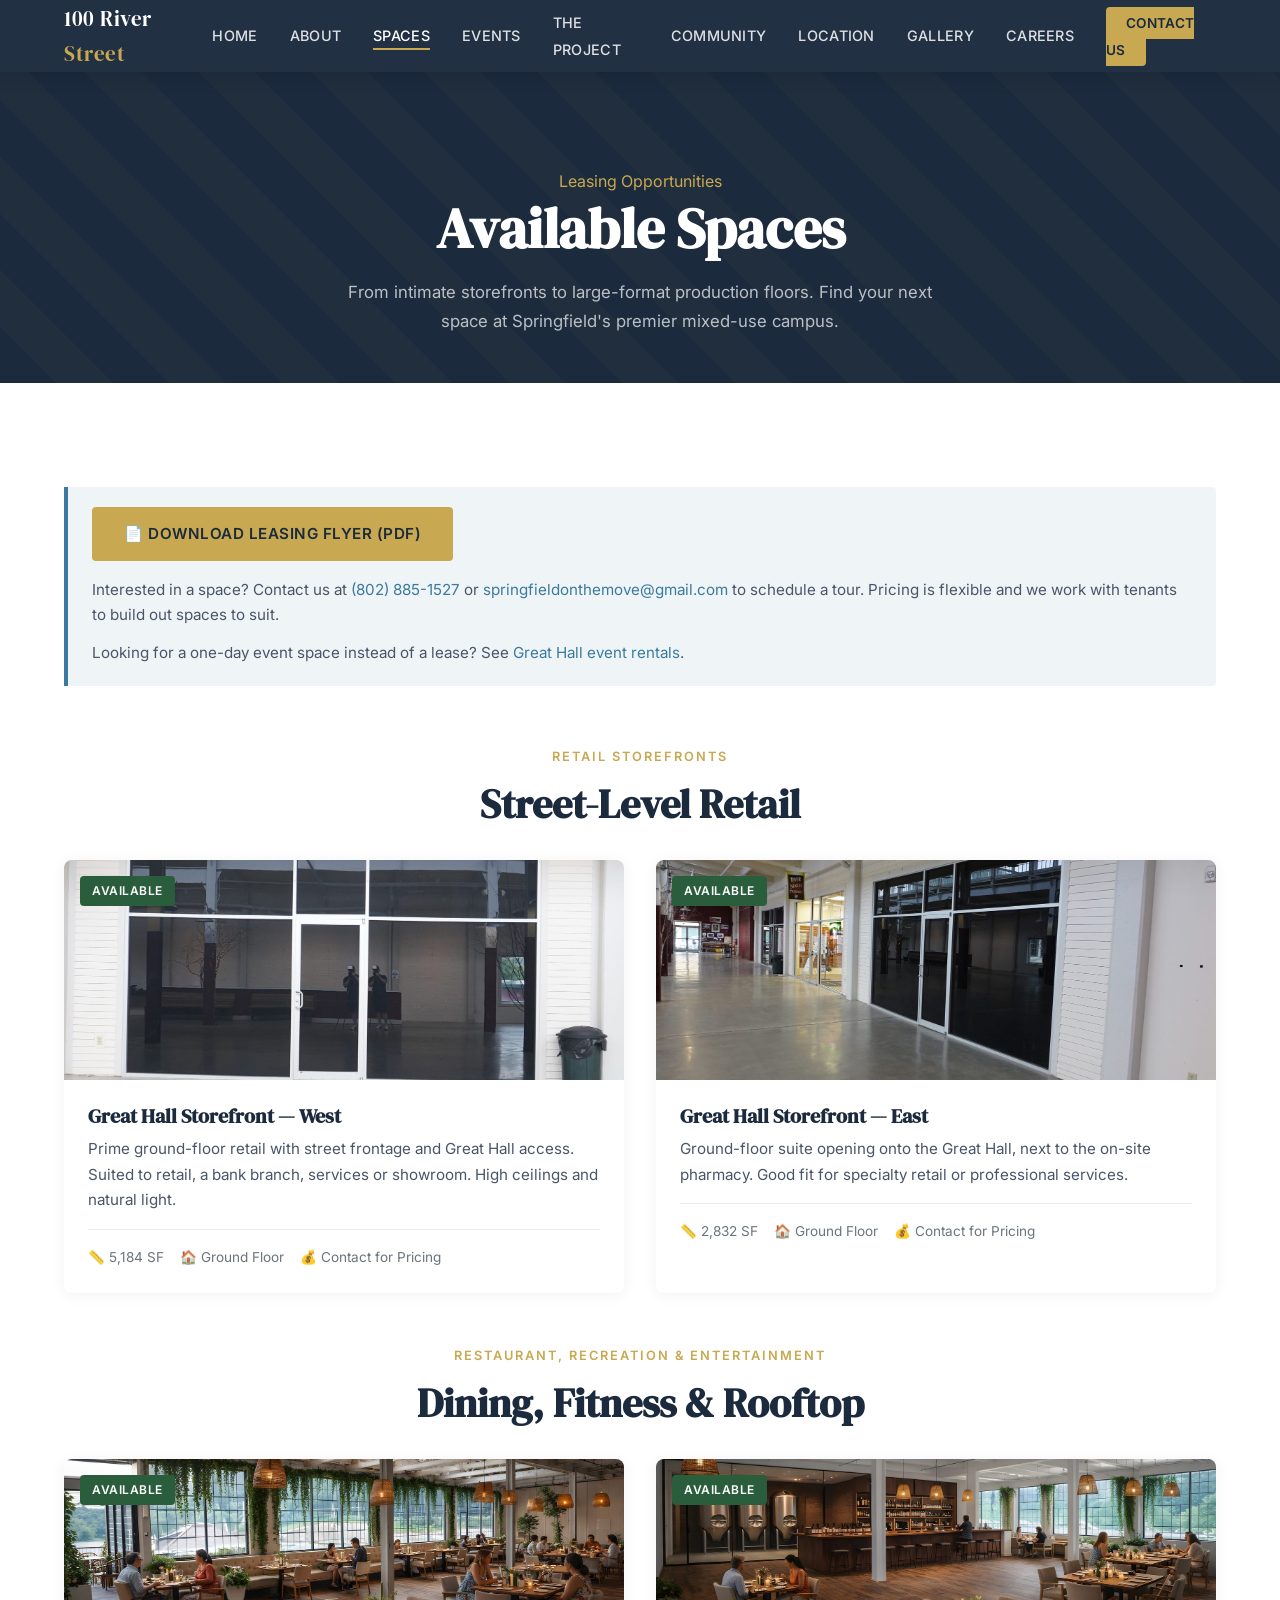
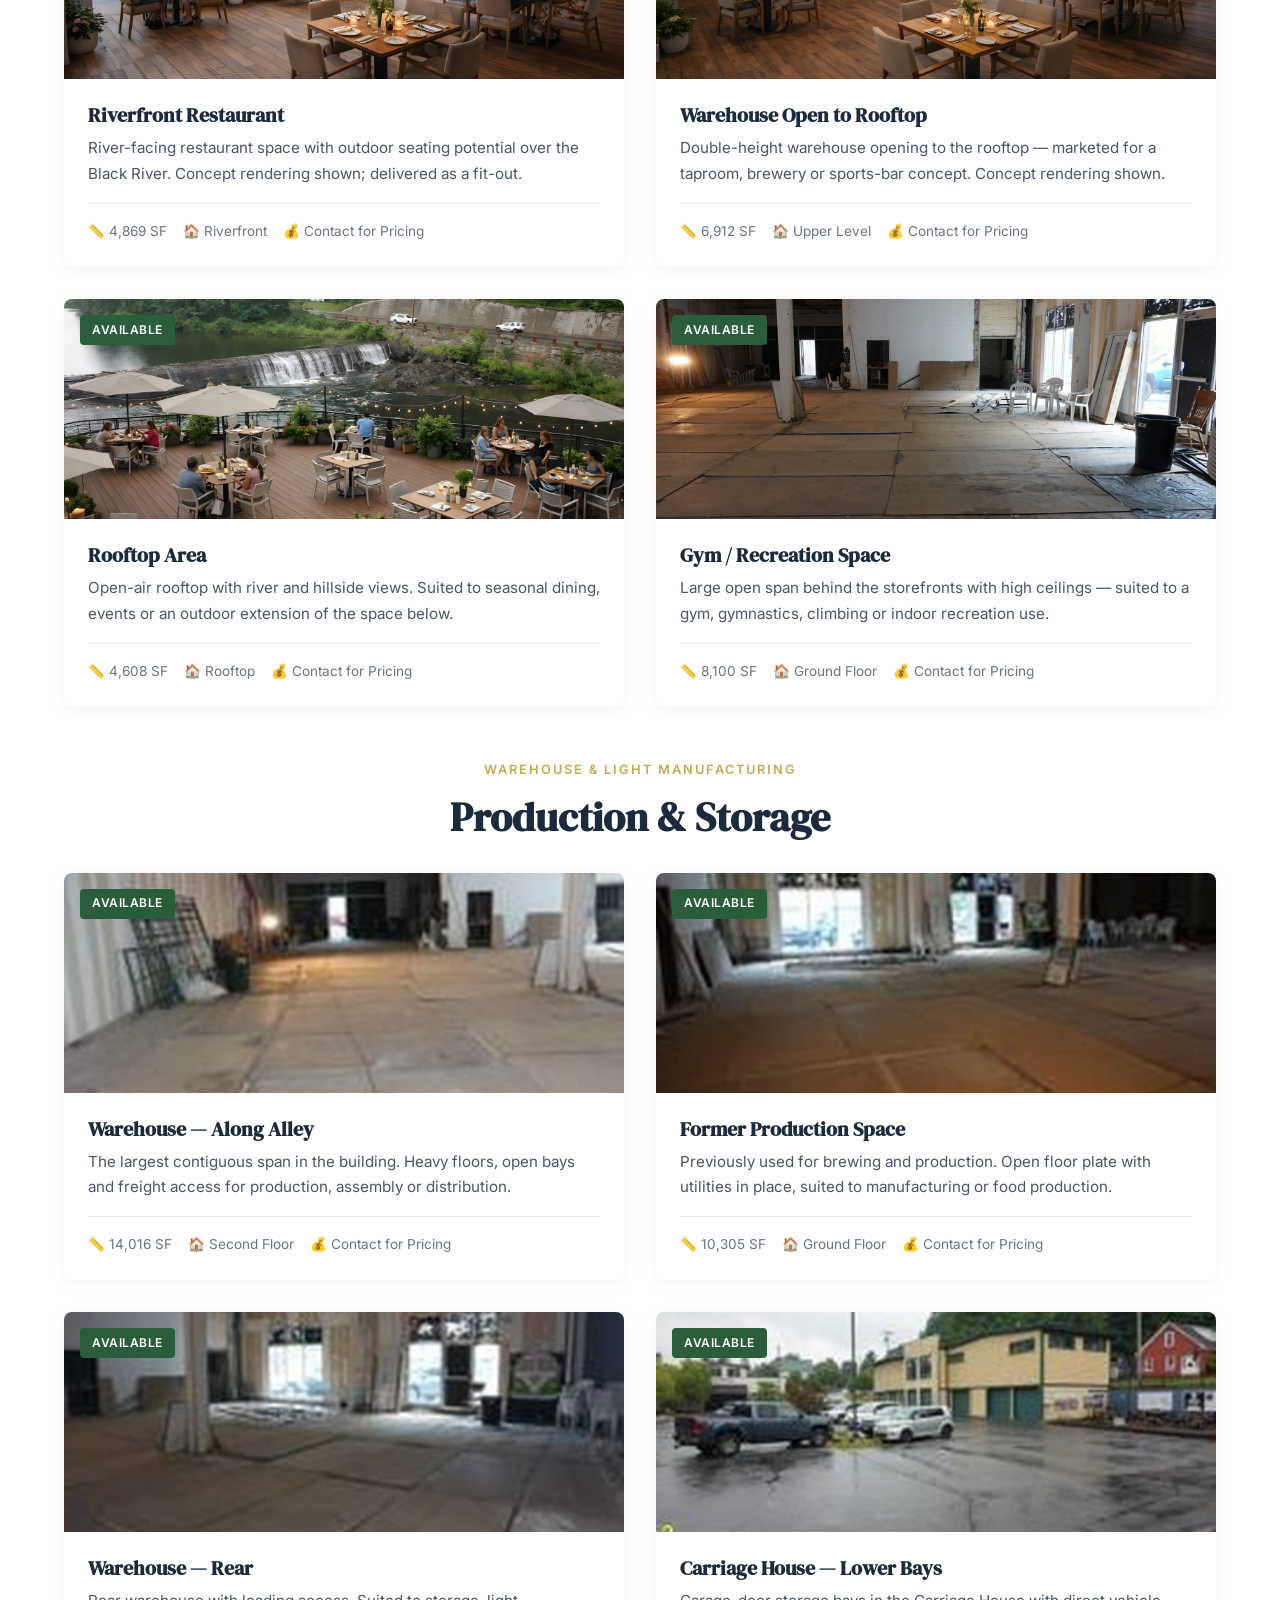
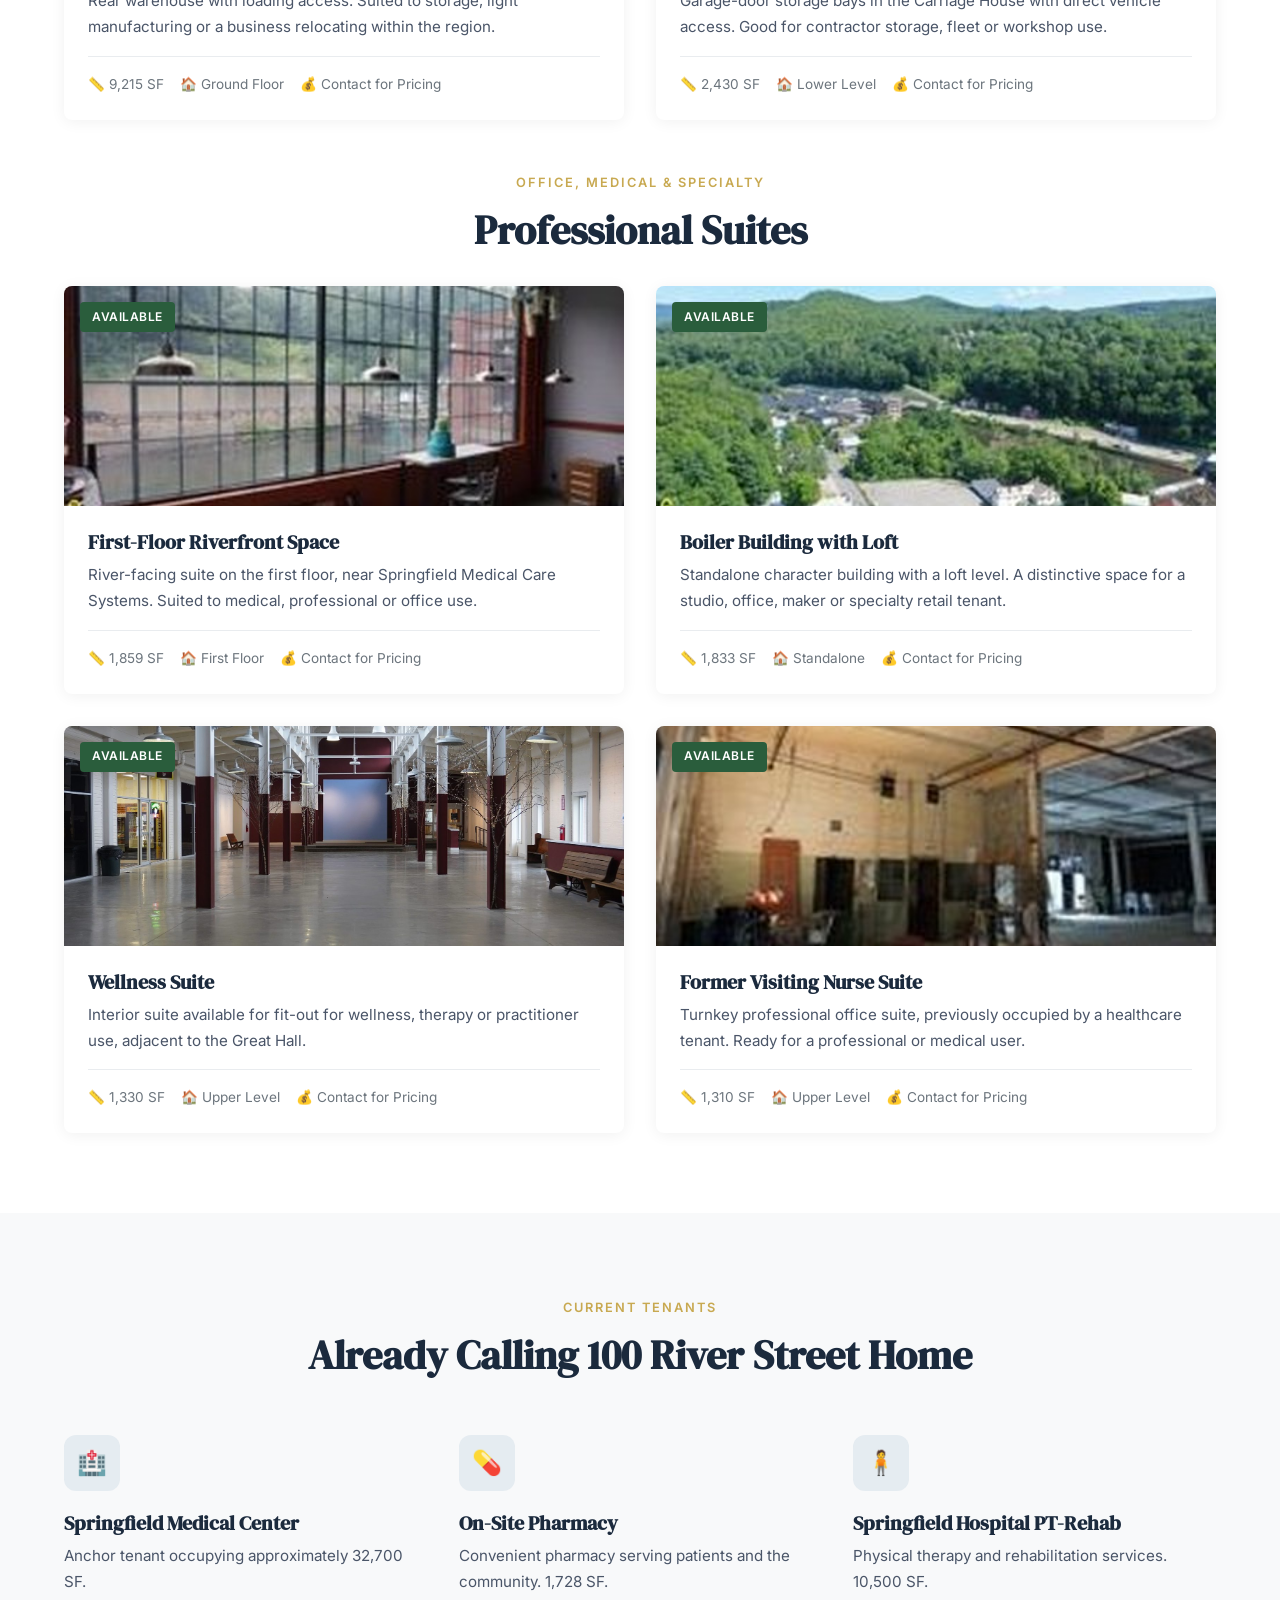
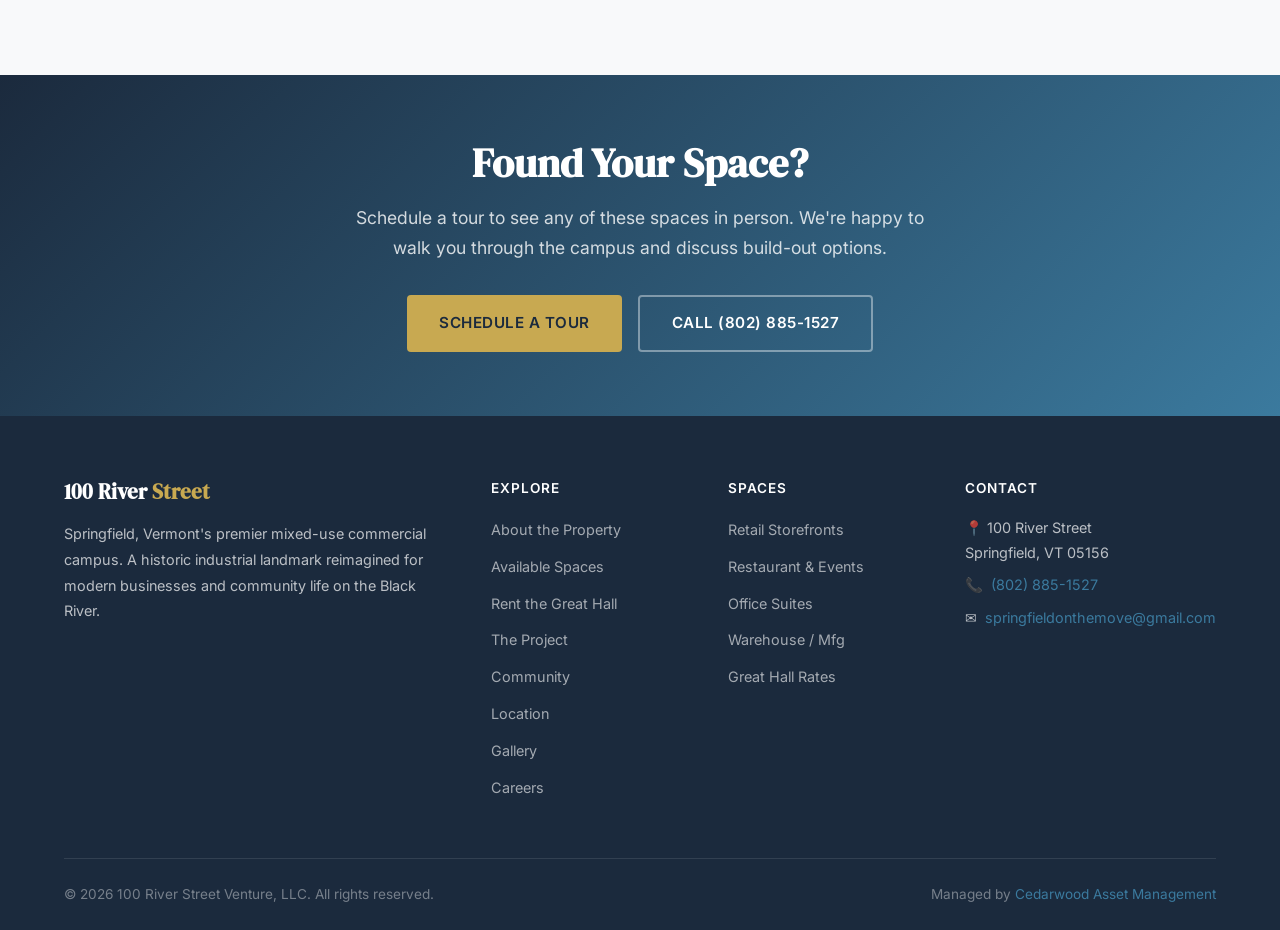
<file: spaces.html>
<!DOCTYPE html>
<html lang="en">
<head>
  <meta charset="UTF-8">
  <meta name="viewport" content="width=device-width, initial-scale=1.0">
  <title>Commercial Space for Lease in Springfield, VT | 100 River Street</title>
  <meta name="description" content="Browse available commercial spaces at 100 River Street in Springfield, Vermont. Retail storefronts, restaurant space, warehouse, and office suites available for lease.">
  <meta name="keywords" content="commercial space for lease Springfield VT, retail storefront Springfield Vermont, restaurant space Springfield VT, warehouse space Vermont, office for rent Springfield VT, 100 River Street spaces">

  <!-- Open Graph -->
  <meta property="og:title" content="Available Spaces | 100 River Street — Springfield, VT">
  <meta property="og:description" content="From intimate storefronts to large-format production floors. Find your next space at Springfield's premier mixed-use campus.">
  <meta property="og:type" content="website">
  <meta property="og:url" content="https://100riverstreet.com/spaces.html">
  <meta property="og:image" content="https://100riverstreet.com/images/og-image.jpg">
  <meta property="og:locale" content="en_US">

  <!-- Canonical -->
  <link rel="canonical" href="https://100riverstreet.com/spaces.html">

  <!-- Fonts -->
  <link rel="preconnect" href="https://fonts.googleapis.com">
  <link rel="preconnect" href="https://fonts.gstatic.com" crossorigin>
  <link href="https://fonts.googleapis.com/css2?family=DM+Serif+Display&family=Inter:wght@400;500;600;700&display=swap" rel="stylesheet">

  <!-- Styles -->
  <link rel="stylesheet" href="css/style.css">
</head>
<body>

  <!-- Navigation -->
  <nav class="site-nav" role="navigation" aria-label="Main navigation">
    <div class="nav-inner">
      <div class="nav-logo">
        <a href="index.html">100 River <span class="logo-accent">Street</span></a>
      </div>
      <button class="nav-toggle" aria-label="Toggle navigation">
        <span></span><span></span><span></span>
      </button>
      <ul class="nav-links">
        <li><a href="index.html">Home</a></li>
        <li><a href="about.html">About</a></li>
        <li><a href="spaces.html" class="active">Spaces</a></li>
        <li><a href="events.html">Events</a></li>
        <li><a href="project.html">The Project</a></li>
        <li><a href="community.html">Community</a></li>
            <li><a href="location.html">Location</a></li>
        <li><a href="gallery.html">Gallery</a></li>
        <li><a href="careers.html">Careers</a></li>
        <li><a href="contact.html" class="nav-cta">Contact Us</a></li>
      </ul>
    </div>
  </nav>

  <!-- Page Header -->
  <section class="page-header">
    <div class="container">
      <span class="section-label">Leasing Opportunities</span>
      <h1>Available Spaces</h1>
      <p>From intimate storefronts to large-format production floors. Find your next space at Springfield's premier mixed-use campus.</p>
    </div>
  </section>

  <!-- Info Box -->
  <section class="section">
    <div class="container">
      <div class="info-box fade-in">
        <p style="margin-bottom:1rem;"><a href="100-River-Street-Leasing-Flyer.pdf" class="btn btn-primary" target="_blank" rel="noopener">&#128196; Download Leasing Flyer (PDF)</a></p>
        <p>Interested in a space? Contact us at <a href="tel:+18028851527">(802) 885-1527</a> or <a href="mailto:springfieldonthemove@gmail.com">springfieldonthemove@gmail.com</a> to schedule a tour. Pricing is flexible and we work with tenants to build out spaces to suit.</p>
        <p style="margin-top:0.75rem;">Looking for a one-day event space instead of a lease? See <a href="events.html">Great Hall event rentals</a>.</p>
      </div>

      <!-- Retail Storefronts -->
      <div id="retail" style="padding-top:2rem;">
        <div class="section-header" style="margin-bottom:2rem;">
          <span class="section-label">Retail Storefronts</span>
          <h2>Street-Level Retail</h2>
        </div>
        <div class="grid-2 fade-in">

          <div class="card">
            <div class="card-image">
              <span class="card-badge">Available</span>
              <img src="images/storefront-glass.jpg" alt="West storefront glass frontage" loading="lazy" style="width:100%;height:100%;object-fit:cover;display:block;">
            </div>
            <div class="card-body">
              <h3>Great Hall Storefront &mdash; West</h3>
              <p>Prime ground-floor retail with street frontage and Great Hall access. Suited to retail, a bank branch, services or showroom. High ceilings and natural light.</p>
              <div class="card-meta">
                <span>&#128207; 5,184 SF</span>
                <span>&#127968; Ground Floor</span>
                <span>&#128176; Contact for Pricing</span>
              </div>
            </div>
          </div>

          <div class="card">
            <div class="card-image">
              <span class="card-badge">Available</span>
              <img src="images/great-hall-storefronts.jpg" alt="Storefronts along the Great Hall" loading="lazy" style="width:100%;height:100%;object-fit:cover;display:block;">
            </div>
            <div class="card-body">
              <h3>Great Hall Storefront &mdash; East</h3>
              <p>Ground-floor suite opening onto the Great Hall, next to the on-site pharmacy. Good fit for specialty retail or professional services.</p>
              <div class="card-meta">
                <span>&#128207; 2,832 SF</span>
                <span>&#127968; Ground Floor</span>
                <span>&#128176; Contact for Pricing</span>
              </div>
            </div>
          </div>

        </div>
      </div>

      <!-- Restaurant, Recreation &amp; Entertainment -->
      <div id="restaurant" style="padding-top:3rem;">
        <div class="section-header" style="margin-bottom:2rem;">
          <span class="section-label">Restaurant, Recreation &amp; Entertainment</span>
          <h2>Dining, Fitness &amp; Rooftop</h2>
        </div>
        <div class="grid-2 fade-in">

          <div class="card">
            <div class="card-image">
              <span class="card-badge">Available</span>
              <img src="images/render-restaurant.jpg" alt="Riverfront restaurant concept rendering" loading="lazy" style="width:100%;height:100%;object-fit:cover;display:block;">
            </div>
            <div class="card-body">
              <h3>Riverfront Restaurant</h3>
              <p>River-facing restaurant space with outdoor seating potential over the Black River. Concept rendering shown; delivered as a fit-out.</p>
              <div class="card-meta">
                <span>&#128207; 4,869 SF</span>
                <span>&#127968; Riverfront</span>
                <span>&#128176; Contact for Pricing</span>
              </div>
            </div>
          </div>

          <div class="card">
            <div class="card-image">
              <span class="card-badge">Available</span>
              <img src="images/render-brewery.jpg" alt="Taproom concept rendering" loading="lazy" style="width:100%;height:100%;object-fit:cover;display:block;">
            </div>
            <div class="card-body">
              <h3>Warehouse Open to Rooftop</h3>
              <p>Double-height warehouse opening to the rooftop &mdash; marketed for a taproom, brewery or sports-bar concept. Concept rendering shown.</p>
              <div class="card-meta">
                <span>&#128207; 6,912 SF</span>
                <span>&#127968; Upper Level</span>
                <span>&#128176; Contact for Pricing</span>
              </div>
            </div>
          </div>

          <div class="card">
            <div class="card-image">
              <span class="card-badge">Available</span>
              <img src="images/render-riverfront-deck.jpg" alt="Riverfront deck concept rendering" loading="lazy" style="width:100%;height:100%;object-fit:cover;display:block;">
            </div>
            <div class="card-body">
              <h3>Rooftop Area</h3>
              <p>Open-air rooftop with river and hillside views. Suited to seasonal dining, events or an outdoor extension of the space below.</p>
              <div class="card-meta">
                <span>&#128207; 4,608 SF</span>
                <span>&#127968; Rooftop</span>
                <span>&#128176; Contact for Pricing</span>
              </div>
            </div>
          </div>

          <div class="card">
            <div class="card-image">
              <span class="card-badge">Available</span>
              <img src="images/interior-before.jpg" alt="Open span space behind the storefronts" loading="lazy" style="width:100%;height:100%;object-fit:cover;display:block;">
            </div>
            <div class="card-body">
              <h3>Gym / Recreation Space</h3>
              <p>Large open span behind the storefronts with high ceilings &mdash; suited to a gym, gymnastics, climbing or indoor recreation use.</p>
              <div class="card-meta">
                <span>&#128207; 8,100 SF</span>
                <span>&#127968; Ground Floor</span>
                <span>&#128176; Contact for Pricing</span>
              </div>
            </div>
          </div>

        </div>
      </div>

      <!-- Warehouse &amp; Light Manufacturing -->
      <div id="warehouse" style="padding-top:3rem;">
        <div class="section-header" style="margin-bottom:2rem;">
          <span class="section-label">Warehouse &amp; Light Manufacturing</span>
          <h2>Production &amp; Storage</h2>
        </div>
        <div class="grid-2 fade-in">

          <div class="card">
            <div class="card-image">
              <span class="card-badge">Available</span>
              <img src="images/warehouse-floor-3.jpg" alt="Warehouse along the alley" loading="lazy" style="width:100%;height:100%;object-fit:cover;display:block;">
            </div>
            <div class="card-body">
              <h3>Warehouse &mdash; Along Alley</h3>
              <p>The largest contiguous span in the building. Heavy floors, open bays and freight access for production, assembly or distribution.</p>
              <div class="card-meta">
                <span>&#128207; 14,016 SF</span>
                <span>&#127968; Second Floor</span>
                <span>&#128176; Contact for Pricing</span>
              </div>
            </div>
          </div>

          <div class="card">
            <div class="card-image">
              <span class="card-badge">Available</span>
              <img src="images/warehouse-floor-1.jpg" alt="Former production space" loading="lazy" style="width:100%;height:100%;object-fit:cover;display:block;">
            </div>
            <div class="card-body">
              <h3>Former Production Space</h3>
              <p>Previously used for brewing and production. Open floor plate with utilities in place, suited to manufacturing or food production.</p>
              <div class="card-meta">
                <span>&#128207; 10,305 SF</span>
                <span>&#127968; Ground Floor</span>
                <span>&#128176; Contact for Pricing</span>
              </div>
            </div>
          </div>

          <div class="card">
            <div class="card-image">
              <span class="card-badge">Available</span>
              <img src="images/warehouse-floor-2.jpg" alt="Rear warehouse" loading="lazy" style="width:100%;height:100%;object-fit:cover;display:block;">
            </div>
            <div class="card-body">
              <h3>Warehouse &mdash; Rear</h3>
              <p>Rear warehouse with loading access. Suited to storage, light manufacturing or a business relocating within the region.</p>
              <div class="card-meta">
                <span>&#128207; 9,215 SF</span>
                <span>&#127968; Ground Floor</span>
                <span>&#128176; Contact for Pricing</span>
              </div>
            </div>
          </div>

          <div class="card">
            <div class="card-image">
              <span class="card-badge">Available</span>
              <img src="images/carriage-parking.jpg" alt="Carriage House lower bays" loading="lazy" style="width:100%;height:100%;object-fit:cover;display:block;">
            </div>
            <div class="card-body">
              <h3>Carriage House &mdash; Lower Bays</h3>
              <p>Garage-door storage bays in the Carriage House with direct vehicle access. Good for contractor storage, fleet or workshop use.</p>
              <div class="card-meta">
                <span>&#128207; 2,430 SF</span>
                <span>&#127968; Lower Level</span>
                <span>&#128176; Contact for Pricing</span>
              </div>
            </div>
          </div>

        </div>
      </div>

      <!-- Office, Medical &amp; Specialty -->
      <div id="office" style="padding-top:3rem;">
        <div class="section-header" style="margin-bottom:2rem;">
          <span class="section-label">Office, Medical &amp; Specialty</span>
          <h2>Professional Suites</h2>
        </div>
        <div class="grid-2 fade-in">

          <div class="card">
            <div class="card-image">
              <span class="card-badge">Available</span>
              <img src="images/cafe-river-windows.jpg" alt="First-floor riverfront space" loading="lazy" style="width:100%;height:100%;object-fit:cover;display:block;">
            </div>
            <div class="card-body">
              <h3>First-Floor Riverfront Space</h3>
              <p>River-facing suite on the first floor, near Springfield Medical Care Systems. Suited to medical, professional or office use.</p>
              <div class="card-meta">
                <span>&#128207; 1,859 SF</span>
                <span>&#127968; First Floor</span>
                <span>&#128176; Contact for Pricing</span>
              </div>
            </div>
          </div>

          <div class="card">
            <div class="card-image">
              <span class="card-badge">Available</span>
              <img src="images/campus-aerial-1.jpg" alt="Boiler Building" loading="lazy" style="width:100%;height:100%;object-fit:cover;display:block;">
            </div>
            <div class="card-body">
              <h3>Boiler Building with Loft</h3>
              <p>Standalone character building with a loft level. A distinctive space for a studio, office, maker or specialty retail tenant.</p>
              <div class="card-meta">
                <span>&#128207; 1,833 SF</span>
                <span>&#127968; Standalone</span>
                <span>&#128176; Contact for Pricing</span>
              </div>
            </div>
          </div>

          <div class="card">
            <div class="card-image">
              <span class="card-badge">Available</span>
              <img src="images/great-hall.jpg" alt="Wellness suite" loading="lazy" style="width:100%;height:100%;object-fit:cover;display:block;">
            </div>
            <div class="card-body">
              <h3>Wellness Suite</h3>
              <p>Interior suite available for fit-out for wellness, therapy or practitioner use, adjacent to the Great Hall.</p>
              <div class="card-meta">
                <span>&#128207; 1,330 SF</span>
                <span>&#127968; Upper Level</span>
                <span>&#128176; Contact for Pricing</span>
              </div>
            </div>
          </div>

          <div class="card">
            <div class="card-image">
              <span class="card-badge">Available</span>
              <img src="images/turbine-room-1.jpg" alt="Former Visiting Nurse suite" loading="lazy" style="width:100%;height:100%;object-fit:cover;display:block;">
            </div>
            <div class="card-body">
              <h3>Former Visiting Nurse Suite</h3>
              <p>Turnkey professional office suite, previously occupied by a healthcare tenant. Ready for a professional or medical user.</p>
              <div class="card-meta">
                <span>&#128207; 1,310 SF</span>
                <span>&#127968; Upper Level</span>
                <span>&#128176; Contact for Pricing</span>
              </div>
            </div>
          </div>

        </div>
      </div>

    </div>
  </section>

  <!-- Current Tenants -->
  <section class="section section-alt">
    <div class="container">
      <div class="section-header fade-in">
        <span class="section-label">Current Tenants</span>
        <h2>Already Calling 100 River Street Home</h2>
      </div>
      <div class="grid-3 fade-in">
        <div class="feature">
          <div class="feature-icon">&#127973;</div>
          <h4>Springfield Medical Center</h4>
          <p>Anchor tenant occupying approximately 32,700 SF.</p>
        </div>
        <div class="feature">
          <div class="feature-icon">&#128138;</div>
          <h4>On-Site Pharmacy</h4>
          <p>Convenient pharmacy serving patients and the community. 1,728 SF.</p>
        </div>
        <div class="feature">
          <div class="feature-icon">&#129485;</div>
          <h4>Springfield Hospital PT-Rehab</h4>
          <p>Physical therapy and rehabilitation services. 10,500 SF.</p>
        </div>
      </div>
    </div>
  </section>

  <!-- CTA Banner -->
  <section class="cta-banner">
    <div class="container">
      <h2>Found Your Space?</h2>
      <p>Schedule a tour to see any of these spaces in person. We're happy to walk you through the campus and discuss build-out options.</p>
      <div class="btn-group" style="justify-content:center;">
        <a href="contact.html" class="btn btn-primary">Schedule a Tour</a>
        <a href="tel:+18028851527" class="btn btn-outline">Call (802) 885-1527</a>
      </div>
    </div>
  </section>

  <!-- Footer -->
  <footer class="site-footer">
    <div class="container">
      <div class="footer-grid">
        <div class="footer-brand">
          <h3>100 River <span class="text-gold">Street</span></h3>
          <p>Springfield, Vermont's premier mixed-use commercial campus. A historic industrial landmark reimagined for modern businesses and community life on the Black River.</p>
        </div>
        <div>
          <h4>Explore</h4>
          <ul class="footer-links">
            <li><a href="about.html">About the Property</a></li>
            <li><a href="spaces.html">Available Spaces</a></li>
            <li><a href="events.html">Rent the Great Hall</a></li>
            <li><a href="project.html">The Project</a></li>
            <li><a href="community.html">Community</a></li>
            <li><a href="location.html">Location</a></li>
            <li><a href="gallery.html">Gallery</a></li>
            <li><a href="careers.html">Careers</a></li>
          </ul>
        </div>
        <div>
          <h4>Spaces</h4>
          <ul class="footer-links">
            <li><a href="spaces.html#retail">Retail Storefronts</a></li>
            <li><a href="spaces.html#restaurant">Restaurant &amp; Events</a></li>
            <li><a href="spaces.html#office">Office Suites</a></li>
            <li><a href="spaces.html#warehouse">Warehouse / Mfg</a></li>
            <li><a href="events.html#rates">Great Hall Rates</a></li>
          </ul>
        </div>
        <div class="footer-contact">
          <h4>Contact</h4>
          <p>&#128205; 100 River Street<br>Springfield, VT 05156</p>
          <p>&#128222; <a href="tel:+18028851527">(802) 885-1527</a></p>
          <p>&#9993; <a href="mailto:springfieldonthemove@gmail.com">springfieldonthemove@gmail.com</a></p>
        </div>
      </div>
      <div class="footer-bottom">
        <span>&copy; 2026 100 River Street Venture, LLC. All rights reserved.</span>
        <span>Managed by <a href="https://cedarwam.com" target="_blank" rel="noopener">Cedarwood Asset Management</a></span>
      </div>
    </div>
  </footer>

  <script src="js/main.js"></script>
</body>
</html>
</file>
<file: css/style.css>
/* ============================================
   100 River Street — Website Styles
   Springfield, Vermont
   ============================================ */

/* --- Reset & Base --- */
*, *::before, *::after { box-sizing: border-box; margin: 0; padding: 0; }

:root {
  --navy: #1B2A3D;
  --navy-light: #2C3E54;
  --slate: #4A5568;
  --river-blue: #3B7A9E;
  --river-light: #5BA4C9;
  --gold: #C8A951;
  --gold-light: #DCC574;
  --forest: #2A5D3C;
  --white: #FFFFFF;
  --off-white: #F8F9FA;
  --light-gray: #E9ECEF;
  --medium-gray: #6C757D;
  --dark: #212529;
  --font-heading: 'DM Serif Display', Georgia, serif;
  --font-body: 'Inter', -apple-system, BlinkMacSystemFont, 'Segoe UI', sans-serif;
  --max-width: 1200px;
  --nav-height: 72px;
  --transition: 0.3s ease;
}

html { scroll-behavior: smooth; font-size: 16px; }

body {
  font-family: var(--font-body);
  color: var(--dark);
  line-height: 1.7;
  background: var(--white);
  -webkit-font-smoothing: antialiased;
}

img { max-width: 100%; height: auto; display: block; }
a { color: var(--river-blue); text-decoration: none; transition: color var(--transition); }
a:hover { color: var(--gold); }

h1, h2, h3, h4 { font-family: var(--font-heading); color: var(--navy); line-height: 1.2; }
h1 { font-size: clamp(2rem, 5vw, 3.5rem); }
h2 { font-size: clamp(1.6rem, 3.5vw, 2.5rem); }
h3 { font-size: clamp(1.2rem, 2.5vw, 1.75rem); }
h4 { font-size: 1.25rem; }

.container { width: 90%; max-width: var(--max-width); margin: 0 auto; }

/* --- Navigation --- */
.site-nav {
  position: fixed; top: 0; left: 0; right: 0; z-index: 1000;
  background: rgba(27, 42, 61, 0.97);
  backdrop-filter: blur(10px);
  height: var(--nav-height);
  display: flex; align-items: center;
  box-shadow: 0 2px 20px rgba(0,0,0,0.15);
}

.nav-inner {
  display: flex; align-items: center; justify-content: space-between;
  width: 90%; max-width: var(--max-width); margin: 0 auto;
}

.nav-logo a {
  font-family: var(--font-heading);
  font-size: 1.3rem;
  color: var(--white);
  letter-spacing: 0.5px;
}
.nav-logo a:hover { color: var(--gold); }
.nav-logo .logo-accent { color: var(--gold); }

.nav-links {
  display: flex; gap: 2rem; list-style: none; align-items: center;
}
.nav-links a {
  color: rgba(255,255,255,0.85);
  font-size: 0.9rem;
  font-weight: 500;
  letter-spacing: 0.3px;
  text-transform: uppercase;
  padding: 0.25rem 0;
  position: relative;
}
.nav-links a::after {
  content: ''; position: absolute; bottom: -2px; left: 0;
  width: 0; height: 2px; background: var(--gold);
  transition: width var(--transition);
}
.nav-links a:hover, .nav-links a.active { color: var(--white); }
.nav-links a:hover::after, .nav-links a.active::after { width: 100%; }

.nav-cta {
  background: var(--gold) !important;
  color: var(--navy) !important;
  padding: 0.5rem 1.25rem !important;
  border-radius: 4px;
  font-weight: 600 !important;
  text-transform: uppercase !important;
  font-size: 0.85rem !important;
  letter-spacing: 0.5px;
}
.nav-cta::after { display: none !important; }
.nav-cta:hover { background: var(--gold-light) !important; color: var(--navy) !important; }

/* Mobile Menu Toggle */
.nav-toggle {
  display: none; background: none; border: none; cursor: pointer; padding: 0.5rem;
}
.nav-toggle span {
  display: block; width: 24px; height: 2px; background: var(--white);
  margin: 6px 0; transition: var(--transition);
}
.nav-toggle.active span:nth-child(1) { transform: rotate(45deg) translate(5px, 6px); }
.nav-toggle.active span:nth-child(2) { opacity: 0; }
.nav-toggle.active span:nth-child(3) { transform: rotate(-45deg) translate(5px, -6px); }

/* --- Hero Section --- */
.hero {
  position: relative;
  min-height: 85vh;
  display: flex; align-items: center;
  background: var(--navy);
  overflow: hidden;
  margin-top: var(--nav-height);
}
.hero-bg {
  position: absolute; inset: 0;
  background: linear-gradient(135deg, var(--navy) 0%, var(--navy-light) 50%, var(--river-blue) 100%);
  opacity: 1;
}
.hero-bg img {
  width: 100%; height: 100%; object-fit: cover;
  opacity: 0.3;
}
.hero-pattern {
  position: absolute; inset: 0;
  background: repeating-linear-gradient(
    45deg, transparent, transparent 40px,
    rgba(200, 169, 81, 0.03) 40px, rgba(200, 169, 81, 0.03) 80px
  );
}
.hero-content {
  position: relative; z-index: 2;
  color: var(--white);
  max-width: 700px;
}
.hero-badge {
  display: inline-block;
  background: rgba(200, 169, 81, 0.2);
  border: 1px solid var(--gold);
  color: var(--gold);
  font-size: 0.8rem;
  font-weight: 600;
  letter-spacing: 2px;
  text-transform: uppercase;
  padding: 0.4rem 1rem;
  border-radius: 4px;
  margin-bottom: 1.5rem;
}
.hero h1 { color: var(--white); margin-bottom: 1rem; }
.hero p {
  font-size: 1.15rem; line-height: 1.8;
  color: rgba(255,255,255,0.8);
  margin-bottom: 2rem;
  max-width: 600px;
}
.hero-stats {
  display: flex; gap: 3rem; margin-top: 2.5rem;
  padding-top: 2rem;
  border-top: 1px solid rgba(255,255,255,0.15);
}
.hero-stat .stat-number {
  font-family: var(--font-heading);
  font-size: 2.5rem;
  color: var(--gold);
  display: block;
}
.hero-stat .stat-label {
  font-size: 0.85rem;
  color: rgba(255,255,255,0.6);
  text-transform: uppercase;
  letter-spacing: 1px;
}

/* --- Buttons --- */
.btn {
  display: inline-flex; align-items: center; gap: 0.5rem;
  padding: 0.85rem 2rem;
  font-family: var(--font-body);
  font-size: 0.95rem;
  font-weight: 600;
  border-radius: 4px;
  border: none;
  cursor: pointer;
  text-transform: uppercase;
  letter-spacing: 0.5px;
  transition: all var(--transition);
}
.btn-primary {
  background: var(--gold);
  color: var(--navy);
}
.btn-primary:hover {
  background: var(--gold-light);
  color: var(--navy);
  transform: translateY(-2px);
  box-shadow: 0 4px 15px rgba(200, 169, 81, 0.4);
}
.btn-outline {
  background: transparent;
  color: var(--white);
  border: 2px solid rgba(255,255,255,0.4);
}
.btn-outline:hover {
  border-color: var(--gold);
  color: var(--gold);
}
.btn-dark {
  background: var(--navy);
  color: var(--white);
}
.btn-dark:hover {
  background: var(--navy-light);
  color: var(--white);
  transform: translateY(-2px);
}
.btn-group { display: flex; gap: 1rem; flex-wrap: wrap; }

/* --- Section Styles --- */
.section {
  padding: 5rem 0;
}
.section-alt {
  background: var(--off-white);
}
.section-dark {
  background: var(--navy);
  color: var(--white);
}
.section-dark h2, .section-dark h3 { color: var(--white); }
.section-header {
  text-align: center;
  max-width: 700px;
  margin: 0 auto 3.5rem;
}
.section-header .section-label {
  display: inline-block;
  color: var(--gold);
  font-size: 0.8rem;
  font-weight: 600;
  letter-spacing: 2px;
  text-transform: uppercase;
  margin-bottom: 0.75rem;
}
.section-header h2 { margin-bottom: 1rem; }
.section-header p {
  color: var(--medium-gray);
  font-size: 1.05rem;
}

/* --- Grid Layouts --- */
.grid-2 { display: grid; grid-template-columns: repeat(2, 1fr); gap: 2rem; }
.grid-3 { display: grid; grid-template-columns: repeat(3, 1fr); gap: 2rem; }
.grid-4 { display: grid; grid-template-columns: repeat(4, 1fr); gap: 1.5rem; }

/* --- Cards --- */
.card {
  background: var(--white);
  border-radius: 8px;
  overflow: hidden;
  box-shadow: 0 2px 15px rgba(0,0,0,0.06);
  transition: all var(--transition);
}
.card:hover {
  transform: translateY(-4px);
  box-shadow: 0 8px 30px rgba(0,0,0,0.12);
}
.card-image {
  height: 220px;
  background: var(--light-gray);
  display: flex; align-items: center; justify-content: center;
  color: var(--medium-gray);
  font-size: 0.9rem;
  position: relative;
  overflow: hidden;
}
.card-image img { width: 100%; height: 100%; object-fit: cover; }
.card-badge {
  position: absolute; top: 1rem; left: 1rem;
  background: var(--forest);
  color: var(--white);
  font-size: 0.75rem;
  font-weight: 600;
  padding: 0.3rem 0.75rem;
  border-radius: 4px;
  text-transform: uppercase;
  letter-spacing: 0.5px;
}
.card-badge.leased { background: var(--medium-gray); }
.card-badge.coming-soon { background: var(--river-blue); }
.card-body { padding: 1.5rem; }
.card-body h3 { margin-bottom: 0.5rem; font-size: 1.25rem; }
.card-body p { color: var(--slate); font-size: 0.95rem; margin-bottom: 1rem; }
.card-meta {
  display: flex; flex-wrap: wrap; gap: 1rem;
  padding-top: 1rem;
  border-top: 1px solid var(--light-gray);
  font-size: 0.85rem;
  color: var(--medium-gray);
}
.card-meta span { display: flex; align-items: center; gap: 0.35rem; }

/* --- Feature Blocks --- */
.feature-icon {
  width: 56px; height: 56px;
  background: rgba(59, 122, 158, 0.1);
  border-radius: 12px;
  display: flex; align-items: center; justify-content: center;
  margin-bottom: 1.25rem;
  font-size: 1.5rem;
}
.feature h4 { margin-bottom: 0.5rem; }
.feature p { color: var(--slate); font-size: 0.95rem; }

/* --- Split Content (text + image side by side) --- */
.split {
  display: grid;
  grid-template-columns: 1fr 1fr;
  gap: 4rem;
  align-items: center;
}
.split-image {
  border-radius: 8px;
  overflow: hidden;
  background: var(--light-gray);
  min-height: 350px;
  display: flex; align-items: center; justify-content: center;
  color: var(--medium-gray);
}
.split-image img { width: 100%; height: 100%; object-fit: cover; }
.split-content h2 { margin-bottom: 1rem; }
.split-content p { color: var(--slate); margin-bottom: 1.25rem; }
.split-content ul {
  list-style: none; padding: 0; margin-bottom: 1.5rem;
}
.split-content li {
  padding: 0.4rem 0;
  padding-left: 1.5rem;
  position: relative;
  color: var(--slate);
}
.split-content li::before {
  content: '✓';
  position: absolute; left: 0;
  color: var(--forest);
  font-weight: 700;
}

/* --- Timeline --- */
.timeline {
  position: relative;
  padding-left: 2.5rem;
}
.timeline::before {
  content: '';
  position: absolute;
  left: 0; top: 0; bottom: 0;
  width: 2px;
  background: var(--light-gray);
}
.timeline-item {
  position: relative;
  padding-bottom: 2.5rem;
}
.timeline-item:last-child { padding-bottom: 0; }
.timeline-dot {
  position: absolute;
  left: -2.5rem;
  top: 0.25rem;
  width: 16px; height: 16px;
  border-radius: 50%;
  background: var(--gold);
  border: 3px solid var(--white);
  box-shadow: 0 0 0 2px var(--gold);
}
.timeline-dot.active { background: var(--forest); box-shadow: 0 0 0 2px var(--forest); }
.timeline-dot.future { background: var(--light-gray); box-shadow: 0 0 0 2px var(--light-gray); }
.timeline-item h4 { margin-bottom: 0.25rem; }
.timeline-item .timeline-date {
  font-size: 0.8rem;
  color: var(--gold);
  font-weight: 600;
  text-transform: uppercase;
  letter-spacing: 1px;
}
.timeline-item p { color: var(--slate); margin-top: 0.5rem; }

/* --- Map embed --- */
.map-container {
  border-radius: 8px;
  overflow: hidden;
  height: 400px;
  box-shadow: 0 2px 15px rgba(0,0,0,0.1);
}
.map-container iframe { width: 100%; height: 100%; border: 0; }

/* --- Contact Form --- */
.contact-form {
  background: var(--white);
  padding: 2.5rem;
  border-radius: 8px;
  box-shadow: 0 2px 20px rgba(0,0,0,0.08);
}
.form-group { margin-bottom: 1.25rem; }
.form-group label {
  display: block;
  font-size: 0.9rem;
  font-weight: 600;
  color: var(--navy);
  margin-bottom: 0.4rem;
}
.form-group input,
.form-group select,
.form-group textarea {
  width: 100%;
  padding: 0.75rem 1rem;
  border: 1px solid var(--light-gray);
  border-radius: 4px;
  font-family: var(--font-body);
  font-size: 0.95rem;
  color: var(--dark);
  transition: border-color var(--transition);
}
.form-group input:focus,
.form-group select:focus,
.form-group textarea:focus {
  outline: none;
  border-color: var(--river-blue);
  box-shadow: 0 0 0 3px rgba(59, 122, 158, 0.1);
}
.form-group textarea { min-height: 120px; resize: vertical; }
.form-row { display: grid; grid-template-columns: 1fr 1fr; gap: 1rem; }

/* --- Gallery --- */
.gallery-grid {
  display: grid;
  grid-template-columns: repeat(auto-fill, minmax(280px, 1fr));
  gap: 1rem;
}
.gallery-item {
  border-radius: 8px;
  overflow: hidden;
  background: var(--light-gray);
  height: 250px;
  display: flex; align-items: center; justify-content: center;
  color: var(--medium-gray);
  cursor: pointer;
  transition: all var(--transition);
  position: relative;
}
.gallery-item:hover { transform: scale(1.02); }
.gallery-item img { width: 100%; height: 100%; object-fit: cover; }
.gallery-item .gallery-caption {
  position: absolute; bottom: 0; left: 0; right: 0;
  background: linear-gradient(transparent, rgba(0,0,0,0.7));
  color: var(--white);
  padding: 2rem 1rem 1rem;
  font-size: 0.9rem;
  font-weight: 500;
}

/* --- CTA Banner --- */
.cta-banner {
  background: linear-gradient(135deg, var(--navy) 0%, var(--river-blue) 100%);
  padding: 4rem 0;
  text-align: center;
  color: var(--white);
}
.cta-banner h2 { color: var(--white); margin-bottom: 1rem; }
.cta-banner p { color: rgba(255,255,255,0.8); max-width: 600px; margin: 0 auto 2rem; font-size: 1.1rem; }

/* --- Footer --- */
.site-footer {
  background: var(--navy);
  color: rgba(255,255,255,0.7);
  padding: 4rem 0 0;
}
.footer-grid {
  display: grid;
  grid-template-columns: 2fr 1fr 1fr 1fr;
  gap: 3rem;
  padding-bottom: 3rem;
  border-bottom: 1px solid rgba(255,255,255,0.1);
}
.footer-brand h3 {
  font-family: var(--font-heading);
  color: var(--white);
  font-size: 1.3rem;
  margin-bottom: 1rem;
}
.footer-brand p { font-size: 0.9rem; line-height: 1.8; }
.site-footer h4 {
  color: var(--white);
  font-family: var(--font-body);
  font-size: 0.85rem;
  font-weight: 600;
  text-transform: uppercase;
  letter-spacing: 1px;
  margin-bottom: 1.25rem;
}
.footer-links { list-style: none; }
.footer-links li { margin-bottom: 0.6rem; }
.footer-links a {
  color: rgba(255,255,255,0.6);
  font-size: 0.9rem;
  transition: color var(--transition);
}
.footer-links a:hover { color: var(--gold); }
.footer-contact p {
  font-size: 0.9rem;
  margin-bottom: 0.5rem;
  display: flex; align-items: flex-start; gap: 0.5rem;
}
.footer-bottom {
  padding: 1.5rem 0;
  display: flex;
  justify-content: space-between;
  align-items: center;
  font-size: 0.85rem;
  color: rgba(255,255,255,0.4);
}

/* --- Placeholder Image Styles --- */
.placeholder-img {
  background: linear-gradient(135deg, var(--light-gray) 0%, #ddd 100%);
  display: flex; flex-direction: column;
  align-items: center; justify-content: center;
  color: var(--medium-gray);
  font-size: 0.85rem;
  text-align: center;
  padding: 1rem;
  min-height: 200px;
}
.placeholder-img .placeholder-icon {
  font-size: 2.5rem;
  margin-bottom: 0.5rem;
  opacity: 0.5;
}
.placeholder-img .placeholder-text {
  font-weight: 500;
}

/* --- Page Header (interior pages) --- */
.page-header {
  background: var(--navy);
  padding: 6rem 0 3rem;
  margin-top: var(--nav-height);
  text-align: center;
  position: relative;
  overflow: hidden;
}
.page-header::before {
  content: '';
  position: absolute; inset: 0;
  background: repeating-linear-gradient(
    45deg, transparent, transparent 40px,
    rgba(200, 169, 81, 0.03) 40px, rgba(200, 169, 81, 0.03) 80px
  );
}
.page-header .section-label { color: var(--gold); }
.page-header h1 { color: var(--white); margin-bottom: 1rem; position: relative; }
.page-header p {
  color: rgba(255,255,255,0.7);
  max-width: 600px;
  margin: 0 auto;
  font-size: 1.05rem;
  position: relative;
}

/* --- Info Box --- */
.info-box {
  background: rgba(59, 122, 158, 0.08);
  border-left: 4px solid var(--river-blue);
  padding: 1.25rem 1.5rem;
  border-radius: 0 4px 4px 0;
  margin: 1.5rem 0;
}
.info-box p { color: var(--slate); font-size: 0.95rem; margin: 0; }

/* --- Amenity Tags --- */
.tags { display: flex; flex-wrap: wrap; gap: 0.5rem; }
.tag {
  background: rgba(59, 122, 158, 0.1);
  color: var(--river-blue);
  font-size: 0.8rem;
  font-weight: 500;
  padding: 0.3rem 0.75rem;
  border-radius: 20px;
}

/* --- Responsive --- */
@media (max-width: 968px) {
  .nav-toggle { display: block; }
  .nav-links {
    position: fixed;
    top: var(--nav-height);
    left: 0; right: 0;
    background: var(--navy);
    flex-direction: column;
    padding: 1.5rem 2rem 2rem;
    gap: 0;
    transform: translateY(-100%);
    opacity: 0;
    transition: all var(--transition);
    pointer-events: none;
    box-shadow: 0 10px 30px rgba(0,0,0,0.2);
  }
  .nav-links.open {
    transform: translateY(0);
    opacity: 1;
    pointer-events: all;
  }
  .nav-links li { width: 100%; }
  .nav-links a {
    display: block;
    padding: 0.75rem 0;
    border-bottom: 1px solid rgba(255,255,255,0.05);
  }
  .nav-cta { text-align: center; margin-top: 0.5rem; }

  .hero { min-height: 70vh; }
  .hero-stats { flex-direction: column; gap: 1.5rem; }
  .grid-2, .split { grid-template-columns: 1fr; gap: 2rem; }
  .grid-3 { grid-template-columns: 1fr; }
  .grid-4 { grid-template-columns: repeat(2, 1fr); }
  .split.reverse .split-image { order: -1; }
  .footer-grid { grid-template-columns: 1fr; gap: 2rem; }
  .footer-bottom { flex-direction: column; gap: 0.5rem; text-align: center; }
  .form-row { grid-template-columns: 1fr; }
  .section { padding: 3.5rem 0; }
}

@media (max-width: 600px) {
  .grid-4 { grid-template-columns: 1fr; }
  .hero { min-height: 60vh; }
  .btn { padding: 0.75rem 1.5rem; font-size: 0.9rem; }
  .card-image { height: 180px; }
}

/* --- Utility --- */
.text-center { text-align: center; }
.text-gold { color: var(--gold); }
.text-river { color: var(--river-blue); }
.mb-1 { margin-bottom: 1rem; }
.mb-2 { margin-bottom: 2rem; }
.mb-3 { margin-bottom: 3rem; }
.mt-2 { margin-top: 2rem; }
.mt-3 { margin-top: 3rem; }
</file>
